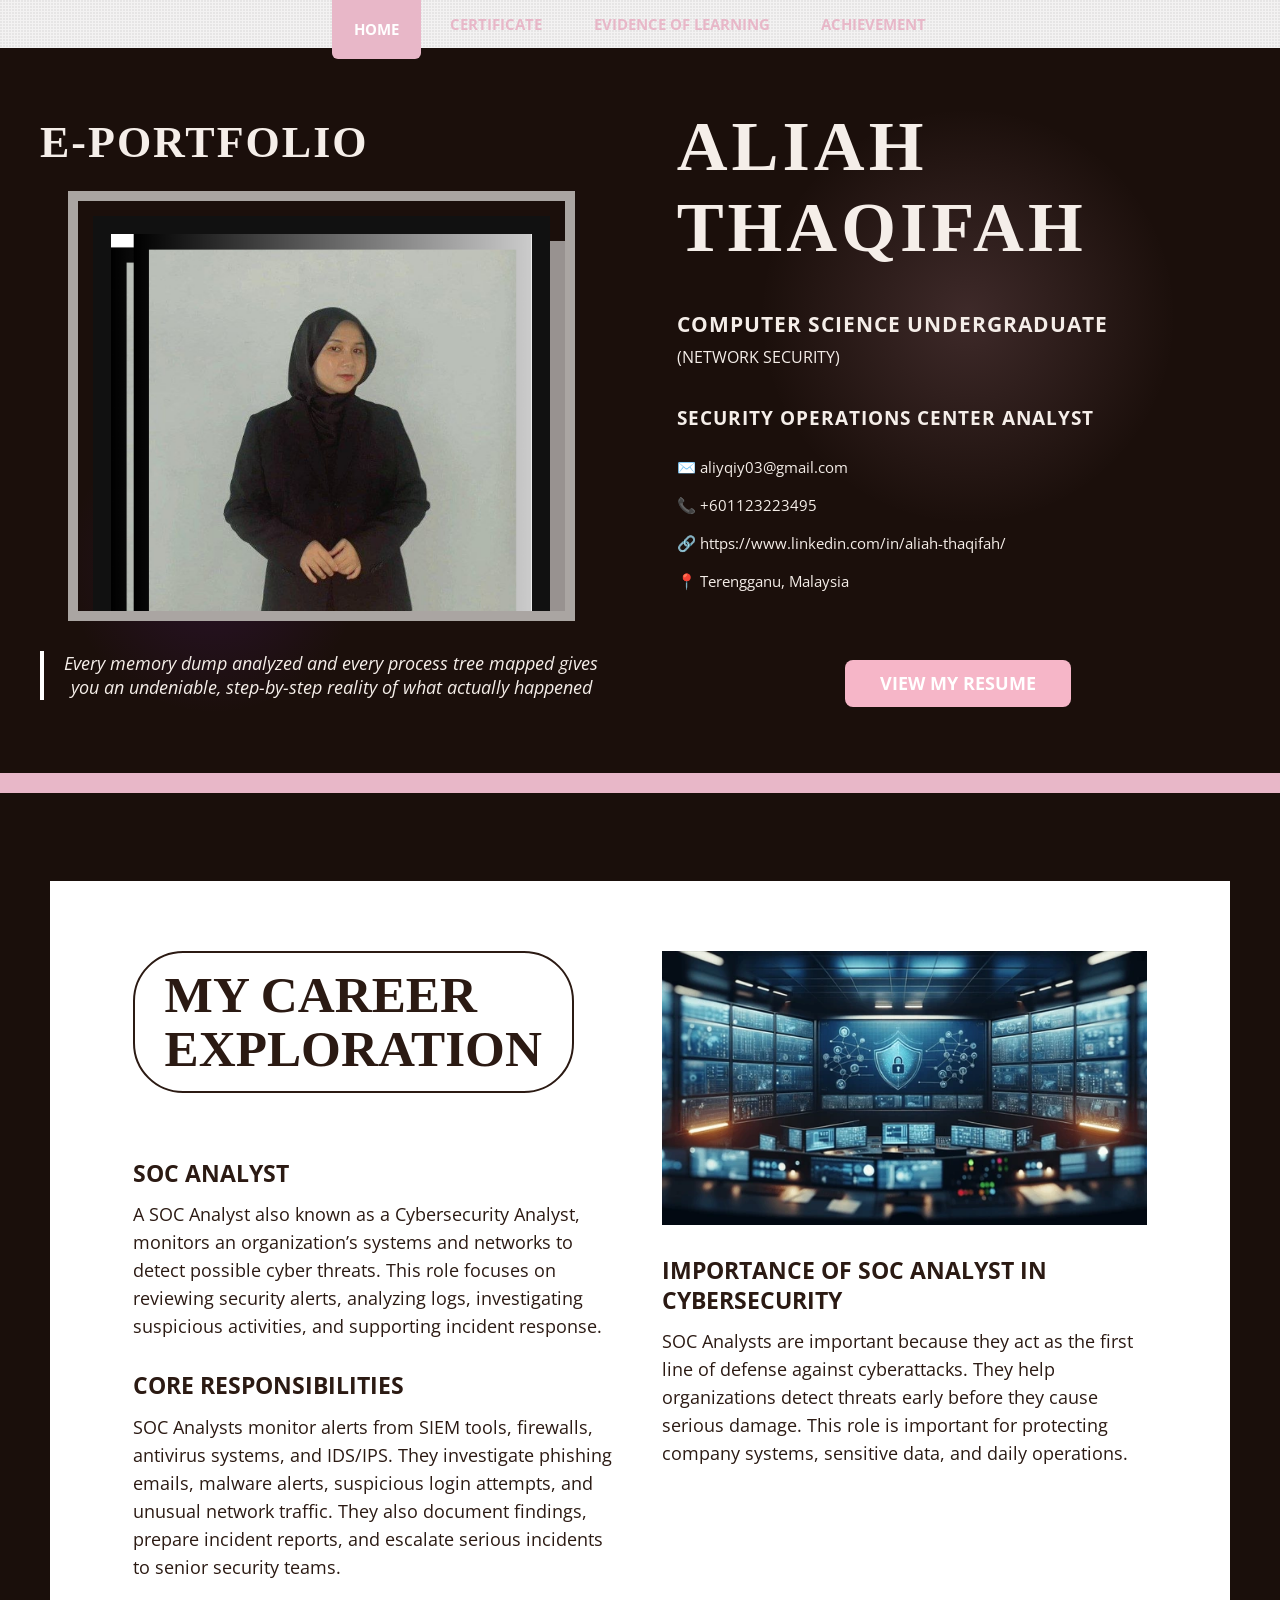
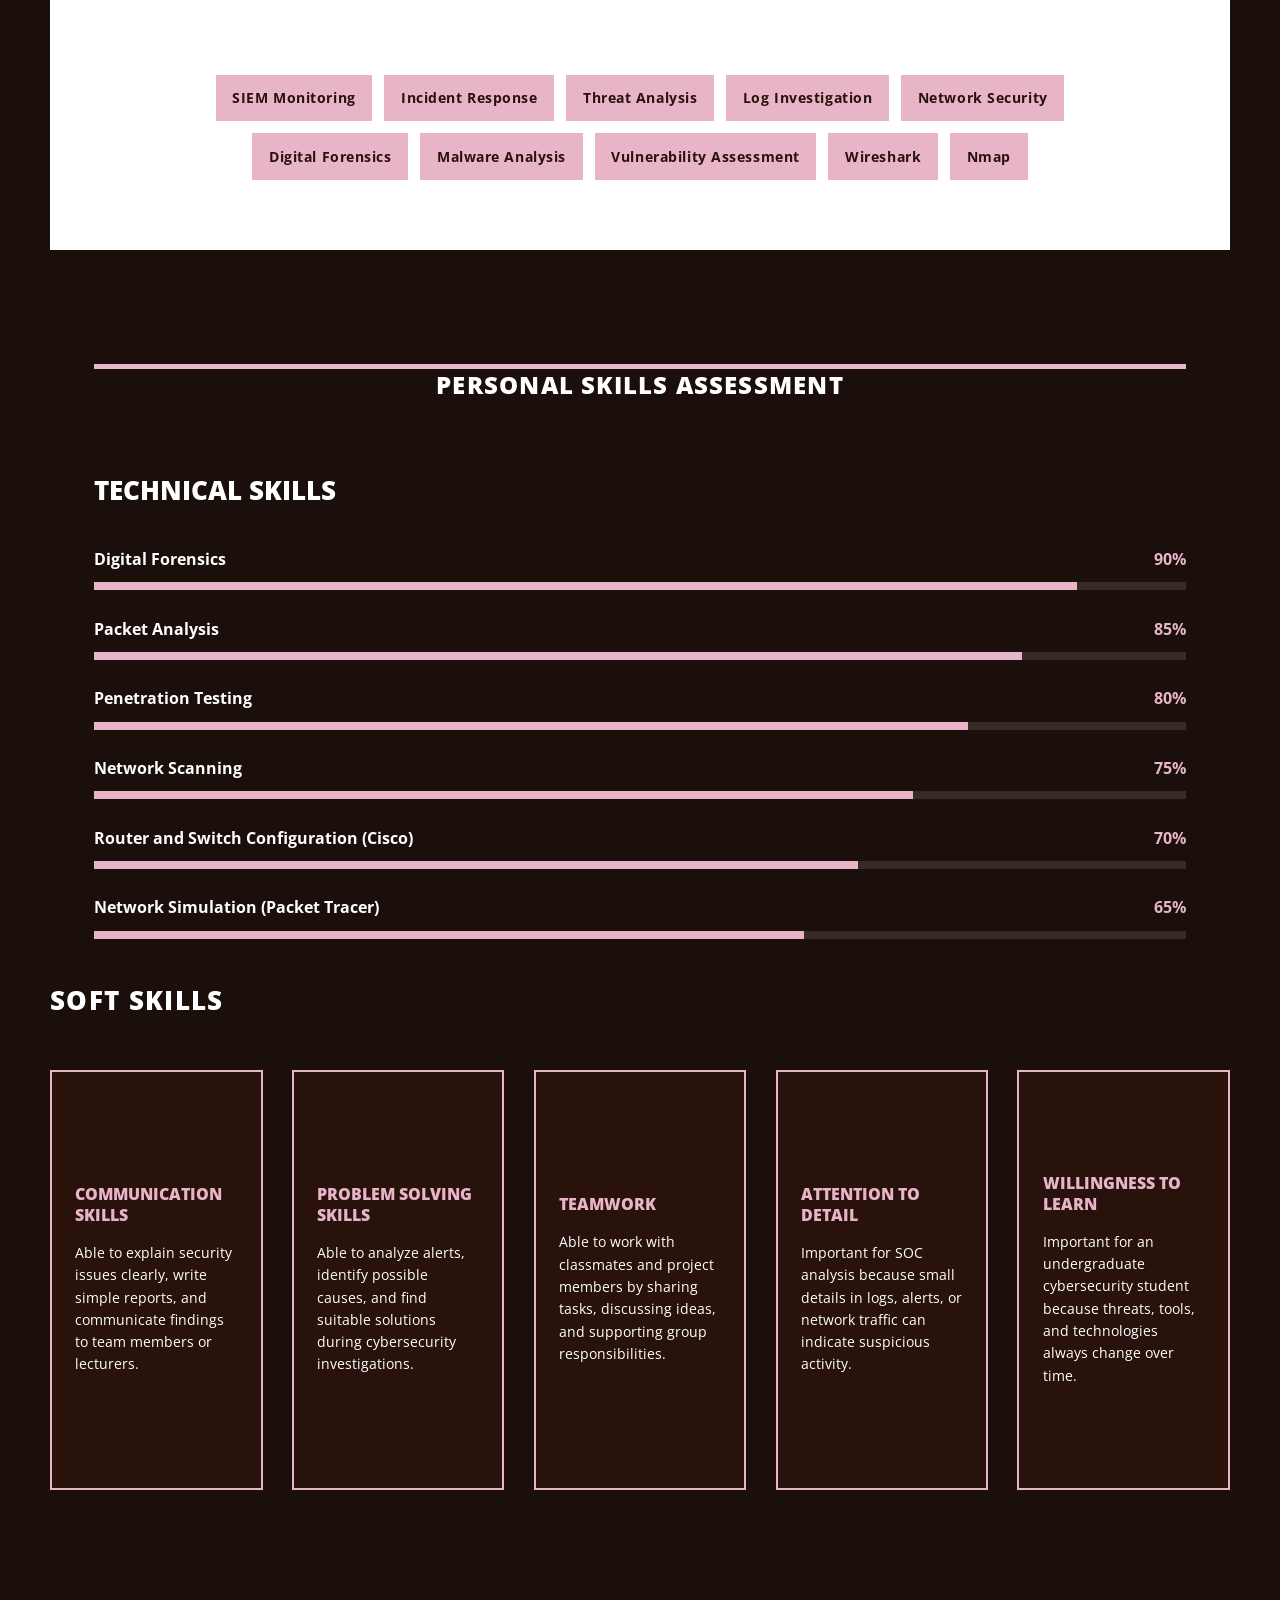
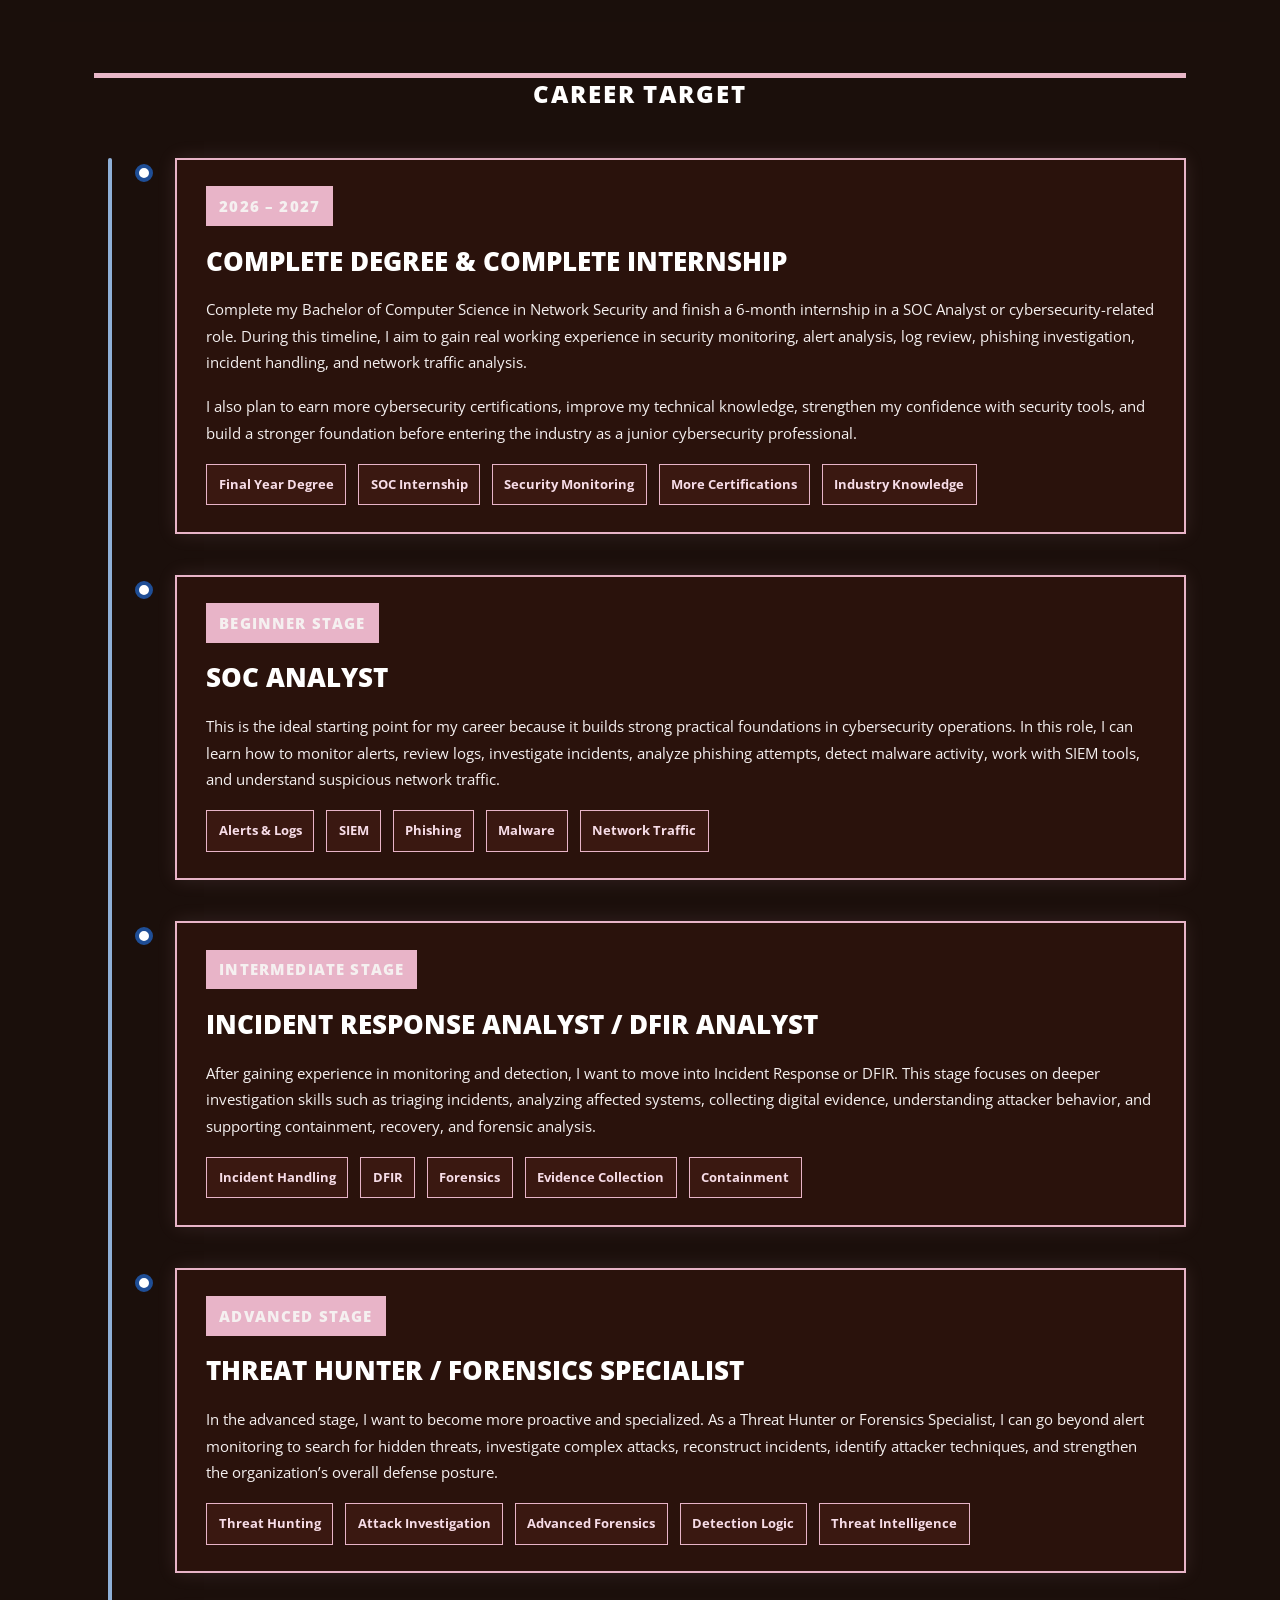
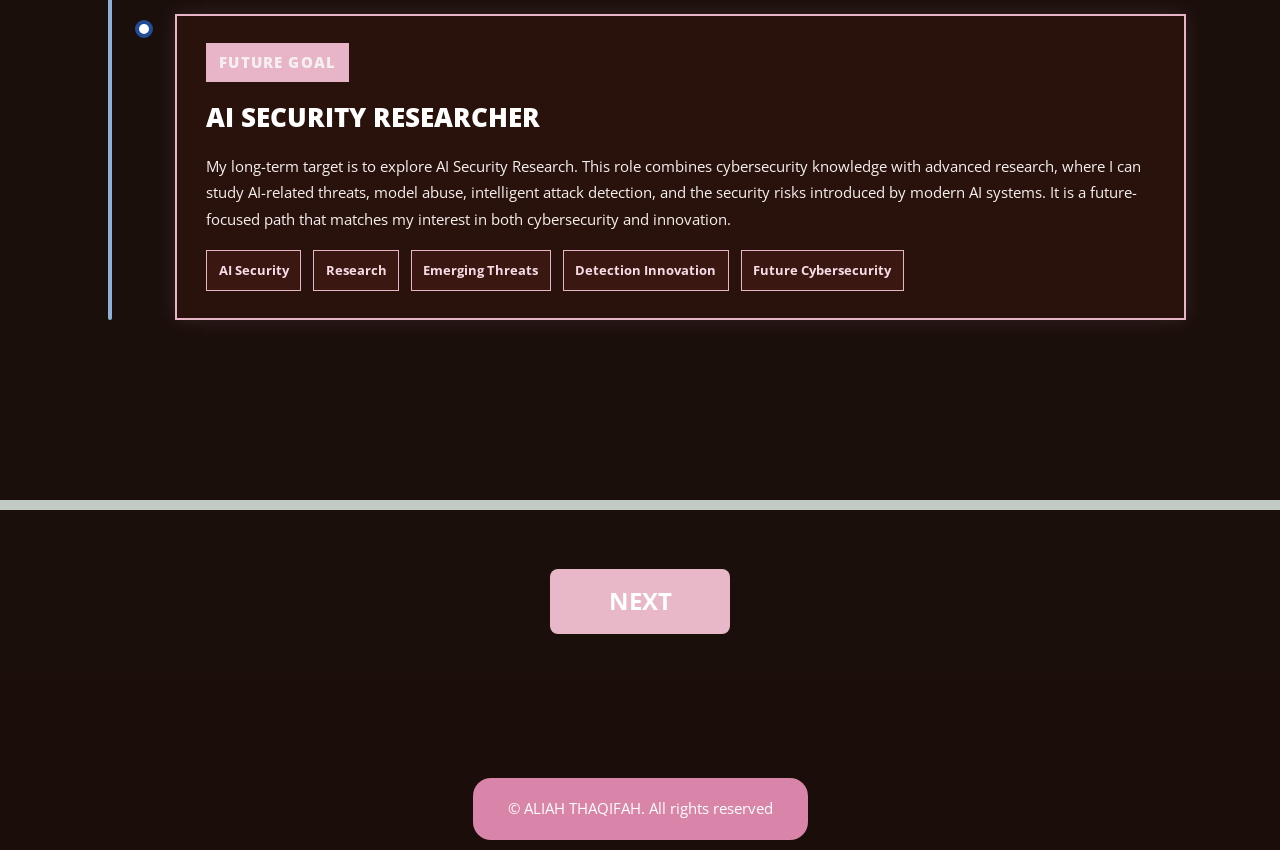
<file: index.html>
<!DOCTYPE HTML>
<!--
	TXT by HTML5 UP
	html5up.net | @ajlkn
	Free for personal and commercial use under the CCA 3.0 license (html5up.net/license)
-->
<html>
	<head>
		<meta charset="utf-8" />
		<meta name="viewport" content="width=device-width, initial-scale=1, user-scalable=no" />
		<link rel="stylesheet" href="assets/css/main.css" />
	</head>
	<body class="homepage is-preload">
		<div id="page-wrapper">
			

			<!-- Header -->
<header id="header">
	<div class="logo container">
		<div>
			<h1>E-PORTFOLIO</h1>
			<p>This page is hosted using GitHub Pages!</p>
		</div>
	</div>
</header>

			<!-- Nav -->
<nav id="nav">
	<ul>
		<li class="current"><a href="index.html">Home</a></li>

		<li>
			<a href="#">Certificate</a>
			<ul>
				<li><a href="Cisco-cert.html">Cisco Cert</a></li>
				<li><a href="Cybersecurity-cert.html">Cybersecurity Cert</a></li>
				<li><a href="Other-cert.html">Other Cert</a></li>
			</ul>
		</li>

		<li><a href="left-sidebar.html">Evidence of Learning</a></li>
		<li><a href="Achievement.html">Achievement</a></li>
	</ul>
</nav>

<!-- Banner -->
<section id="banner" class="portfolio-cover">
	<div class="cover-container">

		<div class="cover-left">
			<p class="portfolio-label">E-PORTFOLIO</p>

			<div class="photo-frame">
				<img src="images/profile.png" alt="Aliah Thaqifah" class="profile-photo">
			</div>

			<p class="quote">
				Every memory dump analyzed and every process tree mapped gives you
				an undeniable, step-by-step reality of what actually happened
			</p>
		</div>

		<div class="cover-right">
			<h1>ALIAH<br>THAQIFAH</h1>

			<h2>Computer Science Undergraduate</h2>
			<p class="course">(Network Security)</p>

			<h3>Security Operations Center Analyst</h3>

			<div class="contact-list">
				<p>✉️ aliyqiy03@gmail.com</p>
				<p>📞 +601123223495</p>
				<p>🔗 https://www.linkedin.com/in/aliah-thaqifah/</p>
				<p>📍 Terengganu, Malaysia</p>
			</div>

			<a href="files/ALIAH THAQIFAH-(ATS) RESUME.pdf"  target="_blank" class="button view-btn">
	View My Resume
</a>
		</div>

	</div>
</section>

			<!-- Main -->
				<section id="main">
					<div class="container">
						<div class="row gtr-200">
							<div class="col-12">

								<!-- Highlight -->
									<!-- Career Exploration -->
<section class="career-exploration">
	<div class="career-left">
		<div class="career-title-box">
			<h2>MY CAREER<br>EXPLORATION</h2>
		</div>

		<h3>SOC ANALYST</h3>
		<p>
			A SOC Analyst also known as a Cybersecurity Analyst, monitors
			an organization’s systems and networks to detect possible cyber
			threats. This role focuses on reviewing security alerts, analyzing
			logs, investigating suspicious activities, and supporting incident
			response.
		</p>

		<h3>CORE RESPONSIBILITIES</h3>
		<p>
			SOC Analysts monitor alerts from SIEM tools, firewalls, antivirus
			systems, and IDS/IPS. They investigate phishing emails, malware
			alerts, suspicious login attempts, and unusual network traffic.
			They also document findings, prepare incident reports, and
			escalate serious incidents to senior security teams.
		</p>
	</div>

	<div class="career-right">
		<img src="images/career-exploration.png" alt="SOC Analyst Career Exploration" class="career-img">
		<h3>IMPORTANCE OF SOC ANALYST in Cybersecurity</h3>
		<p>
			SOC Analysts are important because they act as the first line of
			defense against cyberattacks. They help organizations detect
			threats early before they cause serious damage. This role is
			important for protecting company systems, sensitive data, and
			daily operations.
		</p>
		</div>
	<div class="soc-skill-tags">
	<span>SIEM Monitoring</span>
	<span>Incident Response</span>
	<span>Threat Analysis</span>
	<span>Log Investigation</span>
	<span>Network Security</span>
	<span>Digital Forensics</span>
	<span>Malware Analysis</span>
	<span>Vulnerability Assessment</span>
	<span>Wireshark</span>
	<span>Nmap</span>
</div>

</section>

							
<!-- Personal Skills Assessment -->
<section class="box features personal-skills-section">
	<h2 class="major"><span>Personal Skills Assessment</span></h2>

	<div class="technical-skills-box">
		<h3>Technical Skills</h3>

		<div class="skill-item">
			<div class="skill-title">
				<span>Digital Forensics</span>
				<span>90%</span>
			</div>
			<div class="skill-bar">
				<div class="skill-fill" style="width: 90%;"></div>
			</div>
		</div>

		<div class="skill-item">
			<div class="skill-title">
				<span>Packet Analysis</span>
				<span>85%</span>
			</div>
			<div class="skill-bar">
				<div class="skill-fill" style="width: 85%;"></div>
			</div>
		</div>

		<div class="skill-item">
			<div class="skill-title">
				<span>Penetration Testing</span>
				<span>80%</span>
			</div>
			<div class="skill-bar">
				<div class="skill-fill" style="width: 80%;"></div>
			</div>
		</div>

		<div class="skill-item">
			<div class="skill-title">
				<span>Network Scanning</span>
				<span>75%</span>
			</div>
			<div class="skill-bar">
				<div class="skill-fill" style="width: 75%;"></div>
			</div>
		</div>

		<div class="skill-item">
			<div class="skill-title">
				<span>Router and Switch Configuration (Cisco)</span>
				<span>70%</span>
			</div>
			<div class="skill-bar">
				<div class="skill-fill" style="width: 70%;"></div>
			</div>
		</div>

		<div class="skill-item">
			<div class="skill-title">
				<span>Network Simulation (Packet Tracer)</span>
				<span>65%</span>
			</div>
			<div class="skill-bar">
				<div class="skill-fill" style="width: 65%;"></div>
			</div>
		</div>
	</div>
</section>		


<!-- Soft Skills -->
<section class="soft-skills-section">
	<h3>Soft Skills</h3>

	<div class="soft-skills-grid">

		<div class="soft-skill-card">
			<h4>Communication Skills</h4>
			<p>Able to explain security issues clearly, write simple reports, and communicate findings to team members or lecturers.</p>
		</div>

		<div class="soft-skill-card">
			<h4>Problem Solving Skills</h4>
			<p>Able to analyze alerts, identify possible causes, and find suitable solutions during cybersecurity investigations.</p>
		</div>

		<div class="soft-skill-card">
			<h4>Teamwork</h4>
			<p>Able to work with classmates and project members by sharing tasks, discussing ideas, and supporting group responsibilities.</p>
		</div>

		<div class="soft-skill-card">
			<h4>Attention to Detail</h4>
			<p>Important for SOC analysis because small details in logs, alerts, or network traffic can indicate suspicious activity.</p>
		</div>

		<div class="soft-skill-card">
			<h4>Willingness to Learn</h4>
			<p>Important for an undergraduate cybersecurity student because threats, tools, and technologies always change over time.</p>
		</div>

	</div>
</section>						

												

											

				<!-- Career Target -->
<section class="career-target-section">
	<h2 class="major"><span>Career Target</span></h2>


	<div class="career-path">
        <div class="career-step">
	<div class="career-dot"></div>
	<div class="career-content">
		<p class="career-phase">2026 – 2027</p>
		<h3>Complete Degree & Complete Internship</h3>
		<p>
			Complete my Bachelor of Computer Science in Network Security and
			finish a 6-month internship in a SOC Analyst or cybersecurity-related
			role. During this timeline, I aim to gain real working experience in
			security monitoring, alert analysis, log review, phishing investigation,
			incident handling, and network traffic analysis.
		</p>

		<p>
			I also plan to earn more cybersecurity certifications, improve my
			technical knowledge, strengthen my confidence with security tools,
			and build a stronger foundation before entering the industry as a
			junior cybersecurity professional.
		</p>

		<div class="career-tags">
			<span>Final Year Degree</span>
			<span>SOC Internship</span>
			<span>Security Monitoring</span>
			<span>More Certifications</span>
			<span>Industry Knowledge</span>
		</div>
	</div>
</div>

		<div class="career-step">
			<div class="career-dot"></div>
			<div class="career-content">
				<p class="career-phase">BEGINNER STAGE</p>
				<h3>SOC Analyst</h3>
				<p>
					This is the ideal starting point for my career because it builds
					strong practical foundations in cybersecurity operations. In this
					role, I can learn how to monitor alerts, review logs, investigate
					incidents, analyze phishing attempts, detect malware activity,
					work with SIEM tools, and understand suspicious network traffic.
				</p>

				<div class="career-tags">
					<span>Alerts & Logs</span>
					<span>SIEM</span>
					<span>Phishing</span>
					<span>Malware</span>
					<span>Network Traffic</span>
				</div>
			</div>
		</div>

		<div class="career-step">
			<div class="career-dot"></div>
			<div class="career-content">
				<p class="career-phase">INTERMEDIATE STAGE</p>
				<h3>Incident Response Analyst / DFIR Analyst</h3>
				<p>
					After gaining experience in monitoring and detection, I want to
					move into Incident Response or DFIR. This stage focuses on deeper
					investigation skills such as triaging incidents, analyzing affected
					systems, collecting digital evidence, understanding attacker
					behavior, and supporting containment, recovery, and forensic
					analysis.
				</p>

				<div class="career-tags">
					<span>Incident Handling</span>
					<span>DFIR</span>
					<span>Forensics</span>
					<span>Evidence Collection</span>
					<span>Containment</span>
				</div>
			</div>
		</div>

		<div class="career-step">
			<div class="career-dot"></div>
			<div class="career-content">
				<p class="career-phase">ADVANCED STAGE</p>
				<h3>Threat Hunter / Forensics Specialist</h3>
				<p>
					In the advanced stage, I want to become more proactive and
					specialized. As a Threat Hunter or Forensics Specialist, I can go
					beyond alert monitoring to search for hidden threats, investigate
					complex attacks, reconstruct incidents, identify attacker techniques,
					and strengthen the organization’s overall defense posture.
				</p>

				<div class="career-tags">
					<span>Threat Hunting</span>
					<span>Attack Investigation</span>
					<span>Advanced Forensics</span>
					<span>Detection Logic</span>
					<span>Threat Intelligence</span>
				</div>
			</div>
		</div>

		<div class="career-step">
			<div class="career-dot"></div>
			<div class="career-content">
				<p class="career-phase">FUTURE GOAL</p>
				<h3>AI Security Researcher</h3>
				<p>
					My long-term target is to explore AI Security Research. This role
					combines cybersecurity knowledge with advanced research, where I can
					study AI-related threats, model abuse, intelligent attack detection,
					and the security risks introduced by modern AI systems. It is a future-focused
					path that matches my interest in both cybersecurity and innovation.
				</p>

				<div class="career-tags">
					<span>AI Security</span>
					<span>Research</span>
					<span>Emerging Threats</span>
					<span>Detection Innovation</span>
					<span>Future Cybersecurity</span>
				</div>
			</div>
		</div>

	</div>
</section>				

							</div>
						</div>
					</div>
				</section>								

			<div class="home-bottom-button-wrapper">
	<a href="Cisco-cert.html" class="button alt large">Next</a>
</div>
				<!-- Footer -->
				<footer id="footer">
					<div class="container">
						<div class="row gtr-200">
							<div class="col-12">

								

							</div>
							<div class="col-12">


							</div>
						</div>

						<!-- Copyright -->
							<div id="copyright">
								<ul class="menu">
									<li>&copy; ALIAH THAQIFAH. All rights reserved</li><li>Design: <a href="http://html5up.net">HTML5 UP</a></li>
								</ul>
							</div>

					</div>
				</footer>

		</div>

		<!-- Scripts -->
			<script src="assets/js/jquery.min.js"></script>
<script src="assets/js/jquery.dropotron.min.js"></script>
<script src="assets/js/jquery.scrolly.min.js"></script>
<script src="assets/js/browser.min.js"></script>
<script src="assets/js/breakpoints.min.js"></script>
<script src="assets/js/util.js"></script>
<script src="assets/js/main.js"></script>

<script>
	window.addEventListener("scroll", function () {
		document.querySelectorAll(".dropotron").forEach(function (menu) {
			menu.style.display = "none";
		});
	});
</script>
<script>
	const revealItems = document.querySelectorAll(
		".career-exploration, .personal-skills-section, .soft-skills-section, .career-target-section, .career-step, .soft-skill-card"
	);

	revealItems.forEach(function(item) {
		item.classList.add("motion-reveal");
	});

	const revealObserver = new IntersectionObserver(function(entries) {
		entries.forEach(function(entry) {
			if (entry.isIntersecting) {
				entry.target.classList.add("show");
			}
		});
	}, {
		threshold: 0.15
	});

	revealItems.forEach(function(item) {
		revealObserver.observe(item);
	});

	const skillSection = document.querySelector(".personal-skills-section");
	const skillFills = document.querySelectorAll(".skill-fill");

	if (skillSection) {
		const skillObserver = new IntersectionObserver(function(entries) {
			entries.forEach(function(entry) {
				if (entry.isIntersecting) {
					skillFills.forEach(function(fill) {
						fill.classList.add("animate-skill");
					});
				}
			});
		}, {
			threshold: 0.3
		});

		skillObserver.observe(skillSection);
	}
</script>

	</body>
</html>
</file>
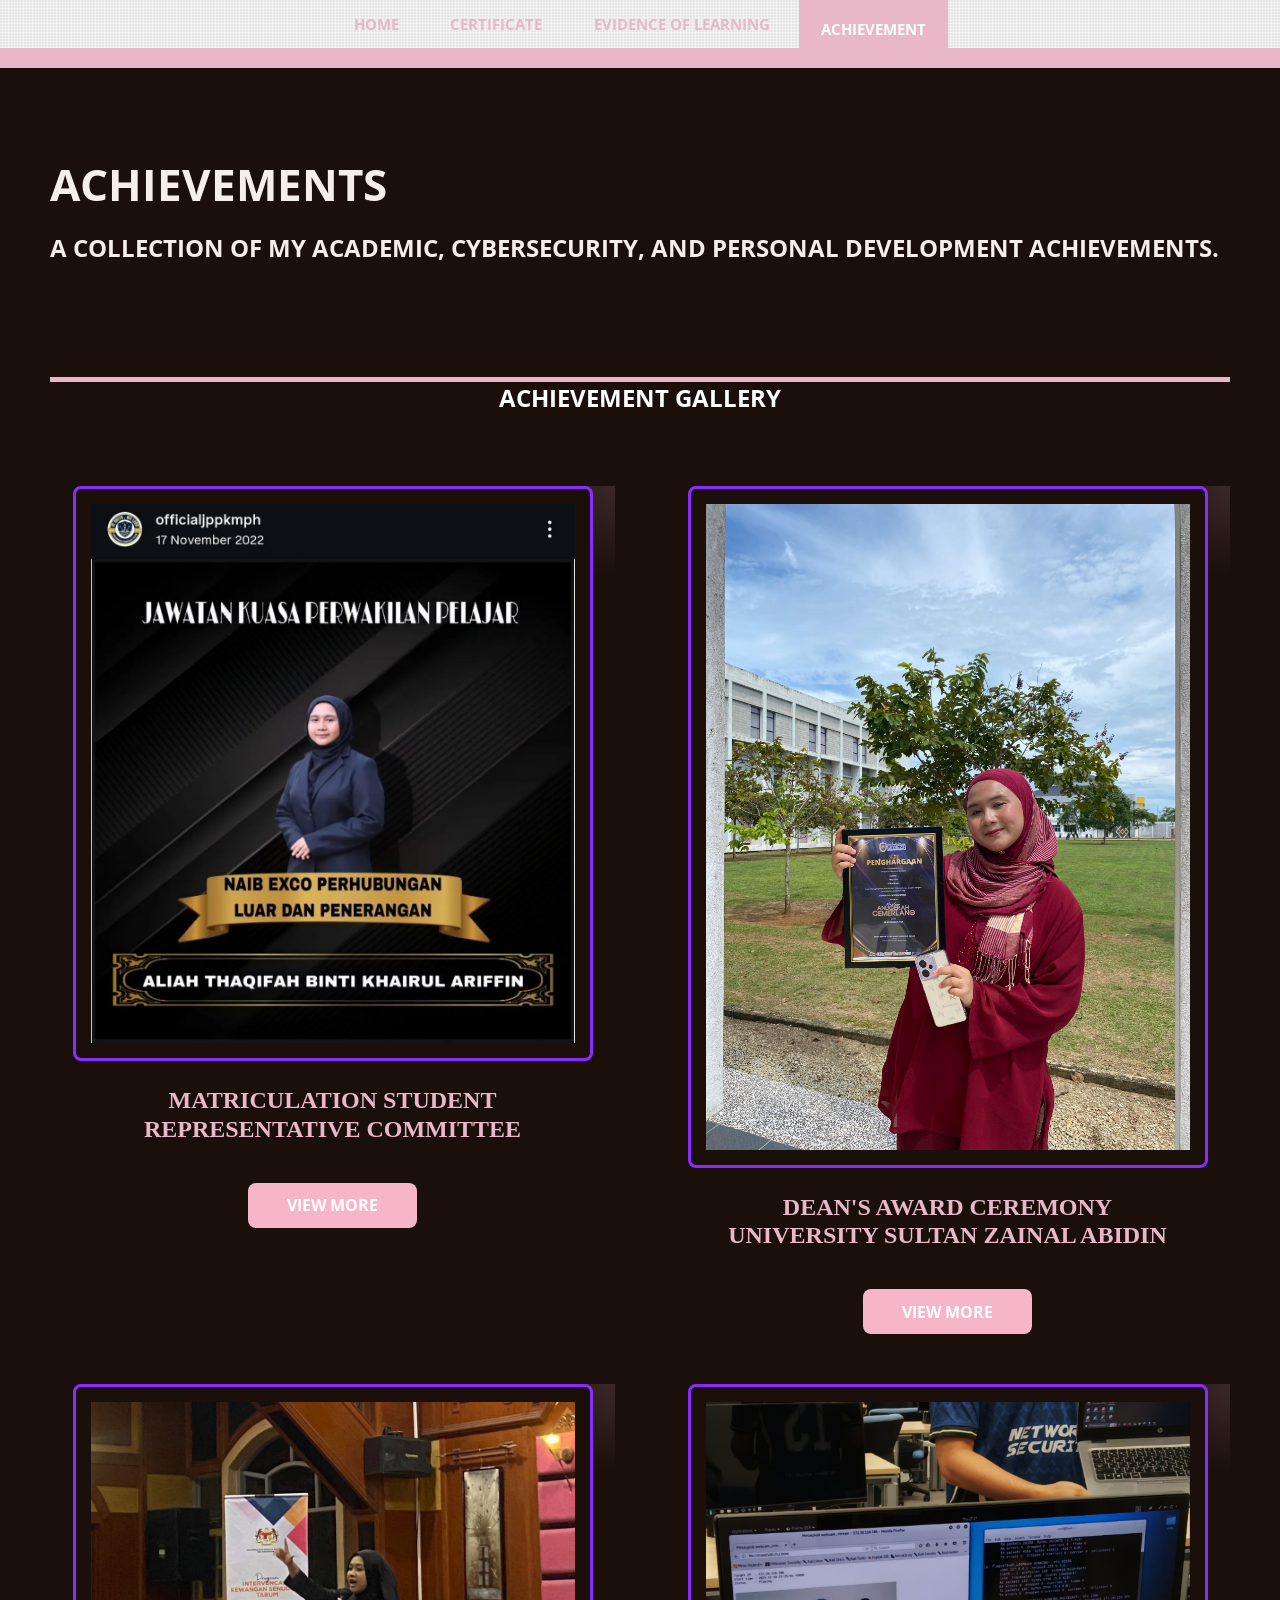
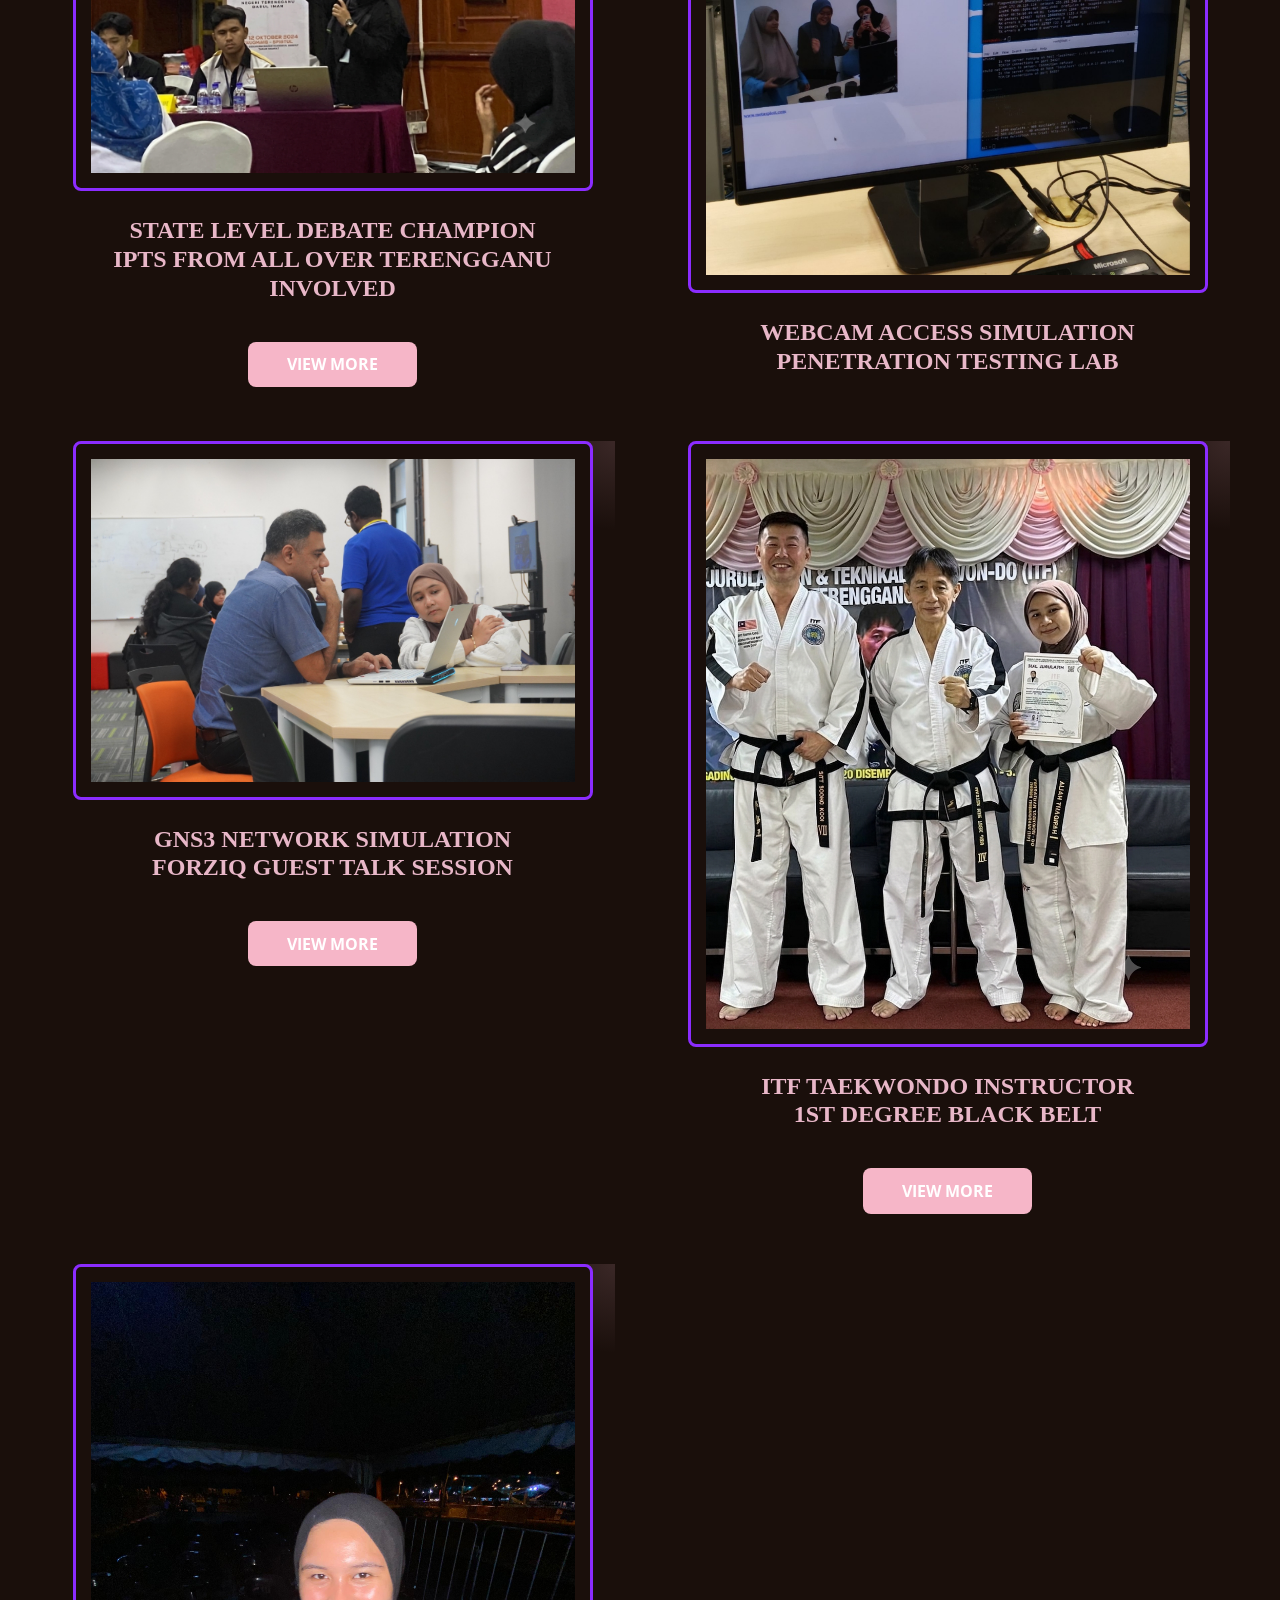
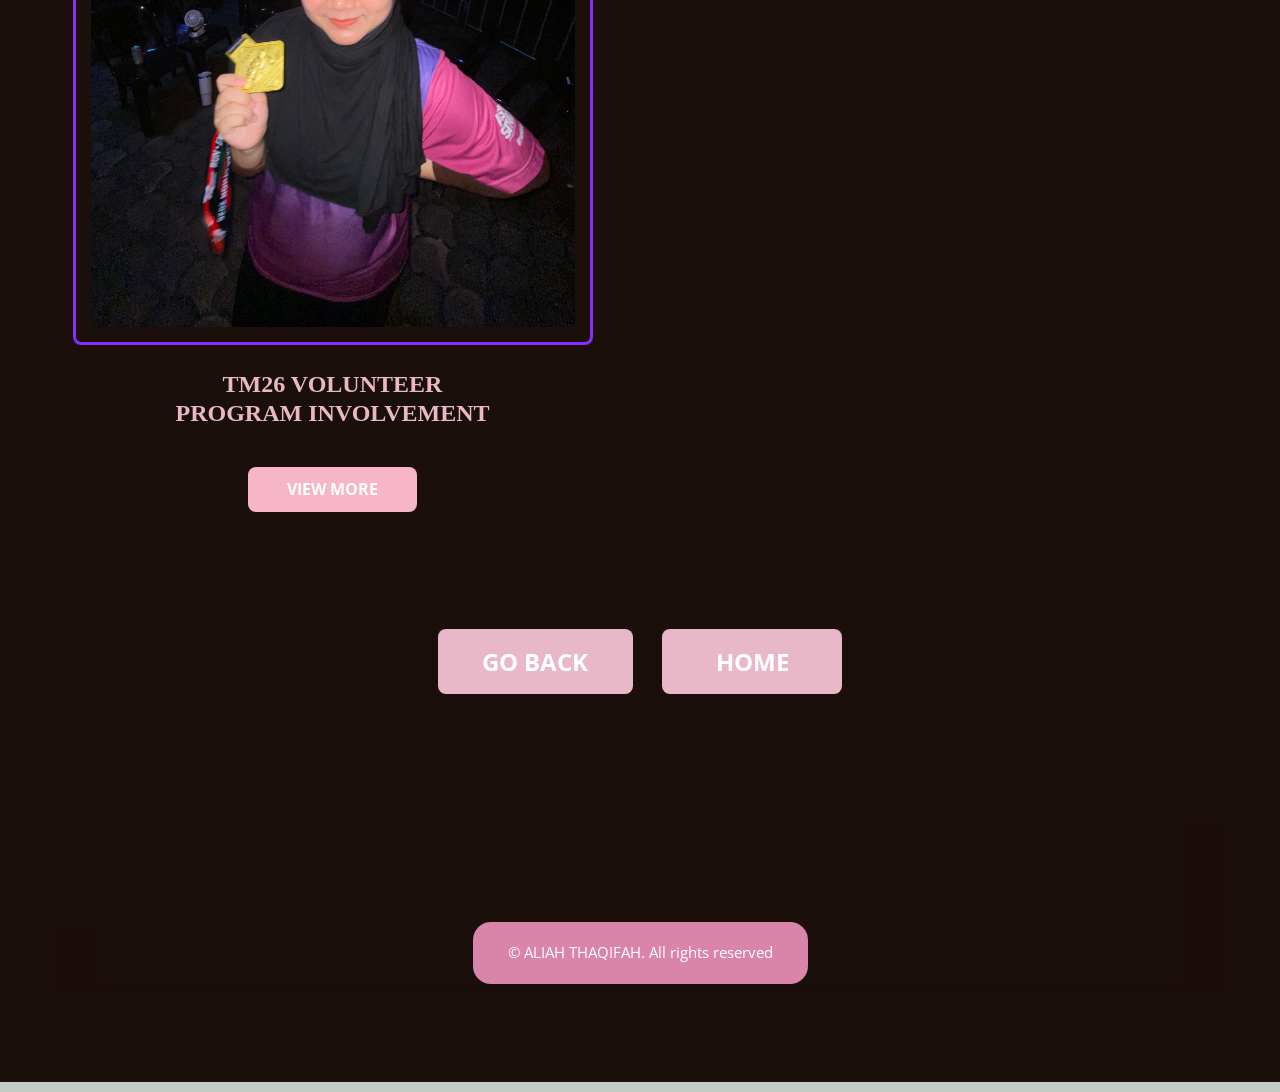
<file: Achievement.html>
<!DOCTYPE HTML>
<!--
	TXT by HTML5 UP
	html5up.net | @ajlkn
	Free for personal and commercial use under the CCA 3.0 license (html5up.net/license)
-->
<html>
	<head>
		<title>Achievement - TXT by HTML5 UP</title>
		<meta charset="utf-8" />
		<meta name="viewport" content="width=device-width, initial-scale=1, user-scalable=no" />
		<link rel="stylesheet" href="assets/css/main.css" />
	</head>

	<body class="is-preload">
		<div id="page-wrapper">

			<!-- Header -->
			<header id="header">
				<div class="logo container">
					<div>
						<h1><a href="index.html" id="logo">TXT</a></h1>
						<p>A responsive site template by HTML5 UP</p>
					</div>
				</div>
			</header>

			<!-- Nav -->
			<nav id="nav">
				<ul>
					<li><a href="index.html">Home</a></li>

					<li>
						<a href="#">Certificate</a>
						<ul>
							<li><a href="Cisco-cert.html">Cisco Cert</a></li>
							<li><a href="Cybersecurity-cert.html">Cybersecurity Cert</a></li>
							<li><a href="Other-cert.html">Other Cert</a></li>
						</ul>
					</li>

					<li><a href="left-sidebar.html">Evidence of Learning</a></li>
					<li class="current"><a href="Achievement.html">Achievement</a></li>
				</ul>
			</nav>

			<!-- Main -->
			<section id="main">
				<div class="container">
					<div class="row">

						<div class="col-12 cert-page-content">
							<div class="content">

								<!-- Page Intro -->
								<article class="box page-content">

									<header>
										<h2>Achievements</h2>
										<p>A collection of my academic, cybersecurity, and personal development achievements.</p>
									</header>

								</article>

							</div>
						</div>

						<div class="col-12">

			<!-- Achievement Gallery -->
<section class="box features cert-card-section">
	<h2 class="major"><span>Achievement Gallery</span></h2>

	<div class="cert-card-grid">

		<!-- Achievement 1 -->
		<section class="cert-card">
			<img src="images/achievement1.jpg" alt="Achievement 1">

			<h3 class="season-title">
				matriculation student<br>
				representative committee
			</h3>

			<button type="button" class="view-more-btn" onclick="openAchievementModal('achievementModal1')">
		View More
	</button>
</section>

		<!-- Achievement 2 -->
<section class="cert-card">
	<img src="images/achievement4.jpg" alt="Achievement 2">

	<h3 class="season-title">
		Dean's Award Ceremony<br>
		University Sultan Zainal Abidin
	</h3>

	<button type="button" class="view-more-btn" onclick="openAchievementModal('achievementModal2')">
		View More
	</button>
</section>

		<!-- Achievement 3 -->
<section class="cert-card">
	<img src="images/achievement9.png" alt="Achievement 3">

	<h3 class="season-title">
		State level debate champion<br>
        IPTs from all over Terengganu involved
	</h3>

	<button type="button" class="view-more-btn" onclick="openAchievementModal('achievementModal3')">
		View More
	</button>
</section>

		<!-- Achievement 4 -->
		<section class="cert-card">
			<img src="images/achievement10.jpg" alt="Achievement 4">

			<h3 class="season-title">
				Webcam Access Simulation<br>
				Penetration Testing Lab
			</h3>
		</section>

		<!-- Achievement 5 -->
<section class="cert-card">
	<img src="images/achievement12.jpg" alt="Achievement 5">

	<h3 class="season-title">
		GNS3 Network Simulation<br>
		Forziq Guest Talk Session
	</h3>

	<button type="button" class="view-more-btn" onclick="openAchievementModal('achievementModal5')">
		View More
	</button>
</section>

		<!-- Achievement 6 -->
<section class="cert-card">
	<img src="images/achievement16.png" alt="Achievement 6">

	<h3 class="season-title">
		ITF Taekwondo Instructor<br>
		1st Degree Black Belt
	</h3>

	<button type="button" class="view-more-btn" onclick="openAchievementModal('achievementModal6')">
		View More
	</button>
</section>

		<!-- Achievement 7 -->
<section class="cert-card">
	<img src="images/vol1-TM26.jpg" alt="TM26 Volunteer Achievement">

	<h3 class="season-title">
		TM26 Volunteer<br>
		Program Involvement
	</h3>

	<button type="button" class="view-more-btn" onclick="openAchievementModal('achievementModal7')">
		View More
	</button>
</section>


	

	</div>

	<div class="achievement-button-wrapper">
		<a href="Other-cert.html" class="button large">Go Back</a>
		<a href="index.html" class="button alt large">Home</a>
	</div>

</section>

			<!-- Footer -->
			<footer id="footer">
				<div class="container">
					<div class="row gtr-200">
						<div class="col-12"></div>
						<div class="col-12"></div>
					</div>

					<!-- Copyright -->
					<div id="copyright">
						<ul class="menu">
							<li>&copy; ALIAH THAQIFAH. All rights reserved</li>
							<li>Design: <a href="http://html5up.net">HTML5 UP</a></li>
						</ul>
					</div>

				</div>
			</footer>

		</div>
        <!-- Achievement Popup Modal 1 -->
<div id="achievementModal1" class="achievement-modal">
	<div class="achievement-modal-content">
		<span class="achievement-close" onclick="closeAchievementModal('achievementModal1')">&times;</span>

		<h2>Achievement Gallery</h2>

		<div class="achievement-popup-grid">
			<img src="images/achievement2.jpg" alt="Achievement Photo 1">
			<img src="images/achievement3.jpg" alt="Achievement Photo 2">
		</div>
	</div>
</div>
<!-- Achievement Popup Modal 2 -->
<div id="achievementModal2" class="achievement-modal">
	<div class="achievement-modal-content">
		<span class="achievement-close" onclick="closeAchievementModal('achievementModal2')">&times;</span>

		<h2>Achievement Gallery</h2>

		<div class="achievement-popup-grid single-popup-image">
			<img src="images/achievement5.jpg" alt="Achievement Photo 2">
		</div>
	</div>
</div>
<!-- Achievement Popup Modal 3 -->
<div id="achievementModal3" class="achievement-modal">
	<div class="achievement-modal-content">
		<span class="achievement-close" onclick="closeAchievementModal('achievementModal3')">&times;</span>

		<h2>Achievement Gallery</h2>

		<div class="achievement-popup-grid">
			<img src="images/achievement6.jpg" alt="Achievement Photo 1">
			<img src="images/achievement8.jpg" alt="Achievement Photo 2">
		</div>
	</div>
</div>
<!-- Achievement Popup Modal 5 -->
<div id="achievementModal5" class="achievement-modal">
	<div class="achievement-modal-content">
		<span class="achievement-close" onclick="closeAchievementModal('achievementModal5')">&times;</span>

		<h2>Achievement Gallery</h2>

		<div class="achievement-popup-grid">
			<img src="images/achievement13.jpg" alt="Achievement Photo 1">
			<img src="images/achievement14.jpg" alt="Achievement Photo 2">
			<img src="images/achievement15.jpg" alt="Achievement Photo 3">
		</div>
	</div>
</div>
<!-- Achievement Popup Modal 6 -->
<div id="achievementModal6" class="achievement-modal">
	<div class="achievement-modal-content">
		<span class="achievement-close" onclick="closeAchievementModal('achievementModal6')">&times;</span>

		<h2>Achievement Gallery</h2>

		<div class="achievement-popup-grid">
			<img src="images/achievement17.jpg" alt="Achievement Photo 1">
			<img src="images/achievement18.jpg" alt="Achievement Photo 2">
		</div>
	</div>
</div>
        <!-- Achievement Popup Modal 7 -->
<div id="achievementModal7" class="achievement-modal">
	<div class="achievement-modal-content">
		<span class="achievement-close" onclick="closeAchievementModal('achievementModal7')">&times;</span>

		<h2>Achievement Gallery</h2>

		<div class="achievement-popup-grid">
			<img src="images/vol2-TM26.jpg" alt="TM26 Volunteer Photo 1">
			<img src="images/vol3-TM26.jpg" alt="TM26 Volunteer Photo 2">
		</div>
	</div>
</div>
		<!-- Scripts -->
		<script src="assets/js/jquery.min.js"></script>
		<script src="assets/js/jquery.dropotron.min.js"></script>
		<script src="assets/js/jquery.scrolly.min.js"></script>
		<script src="assets/js/browser.min.js"></script>
		<script src="assets/js/breakpoints.min.js"></script>
		<script src="assets/js/util.js"></script>
		<script src="assets/js/main.js"></script>

		<script>
			window.addEventListener("scroll", function () {
				document.querySelectorAll(".dropotron").forEach(function (menu) {
					menu.style.display = "none";
				});
			});
		</script>
        <script>
	function openAchievementModal(id) {
		document.getElementById(id).style.display = "block";
	}

	function closeAchievementModal(id) {
		document.getElementById(id).style.display = "none";
	}

	window.onclick = function(event) {
		document.querySelectorAll(".achievement-modal").forEach(function(modal) {
			if (event.target === modal) {
				modal.style.display = "none";
			}
		});
	}
</script>
	</body>
</html>
</file>
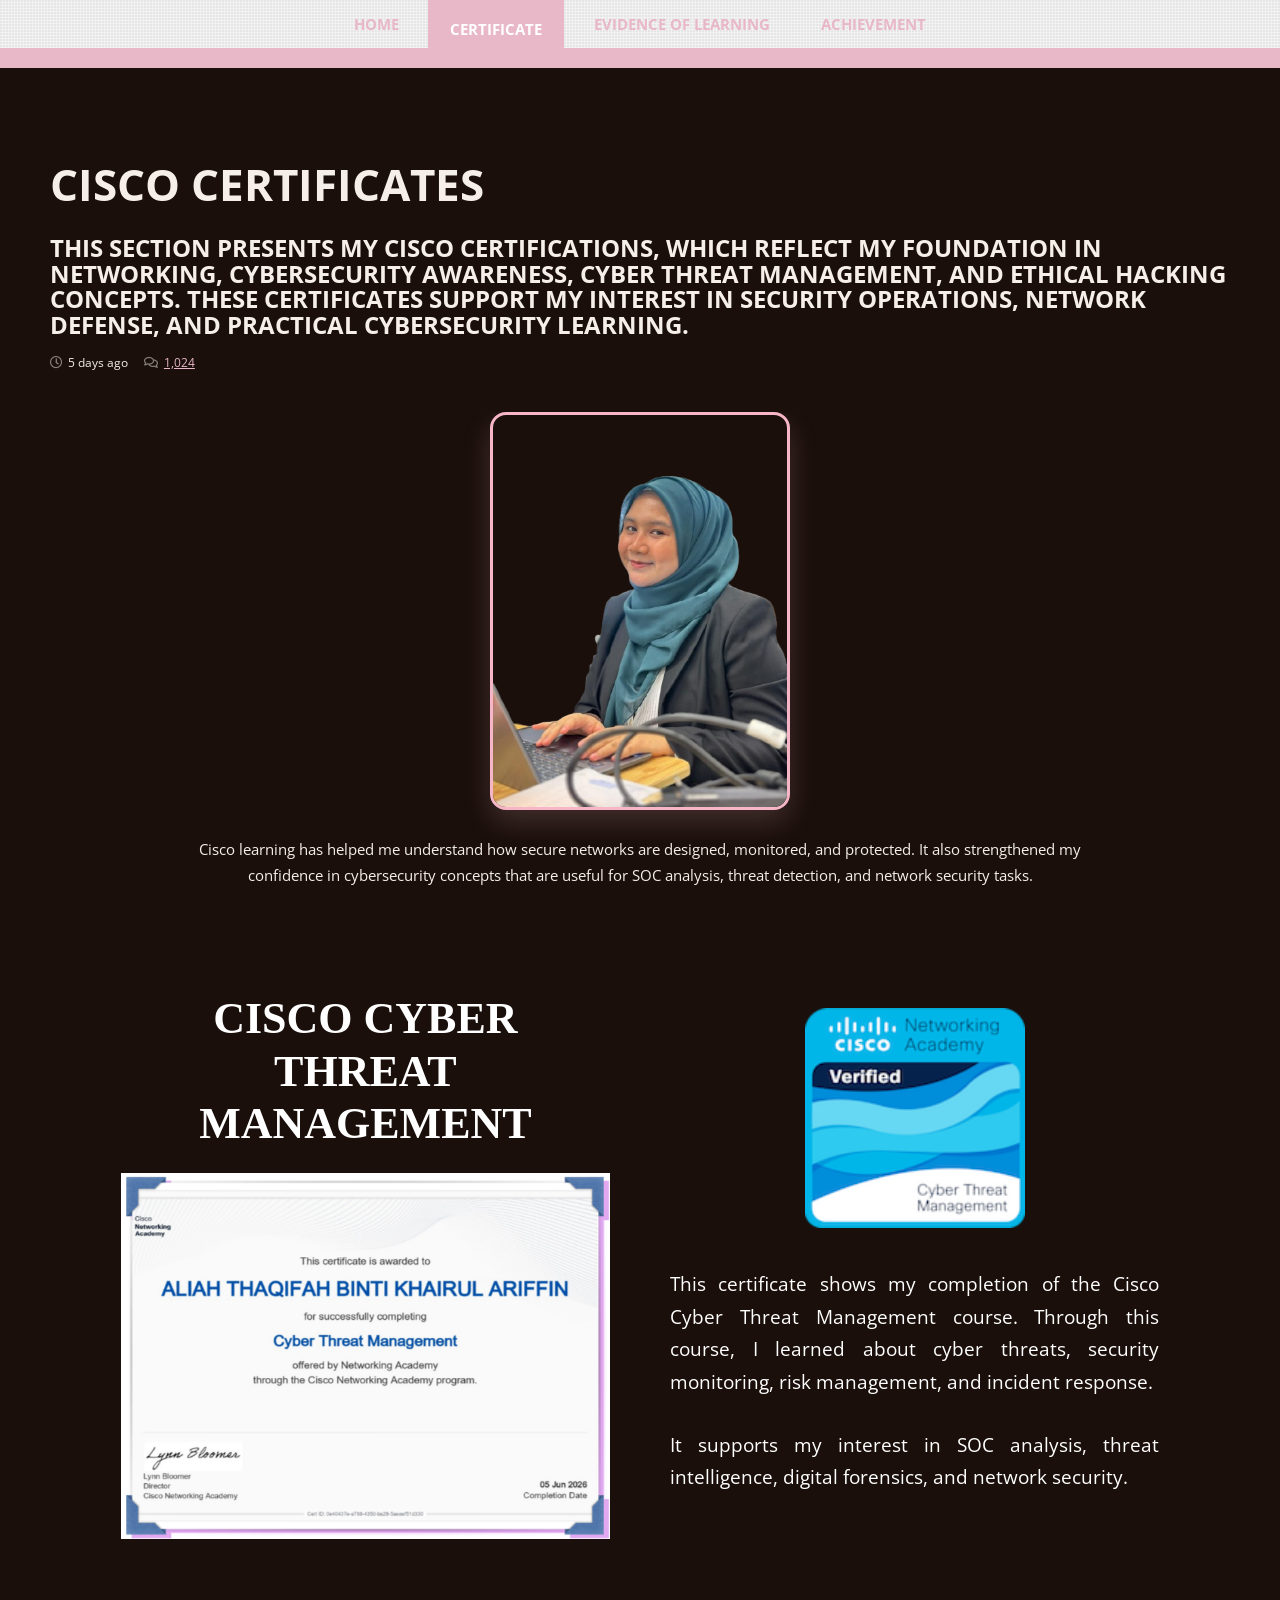
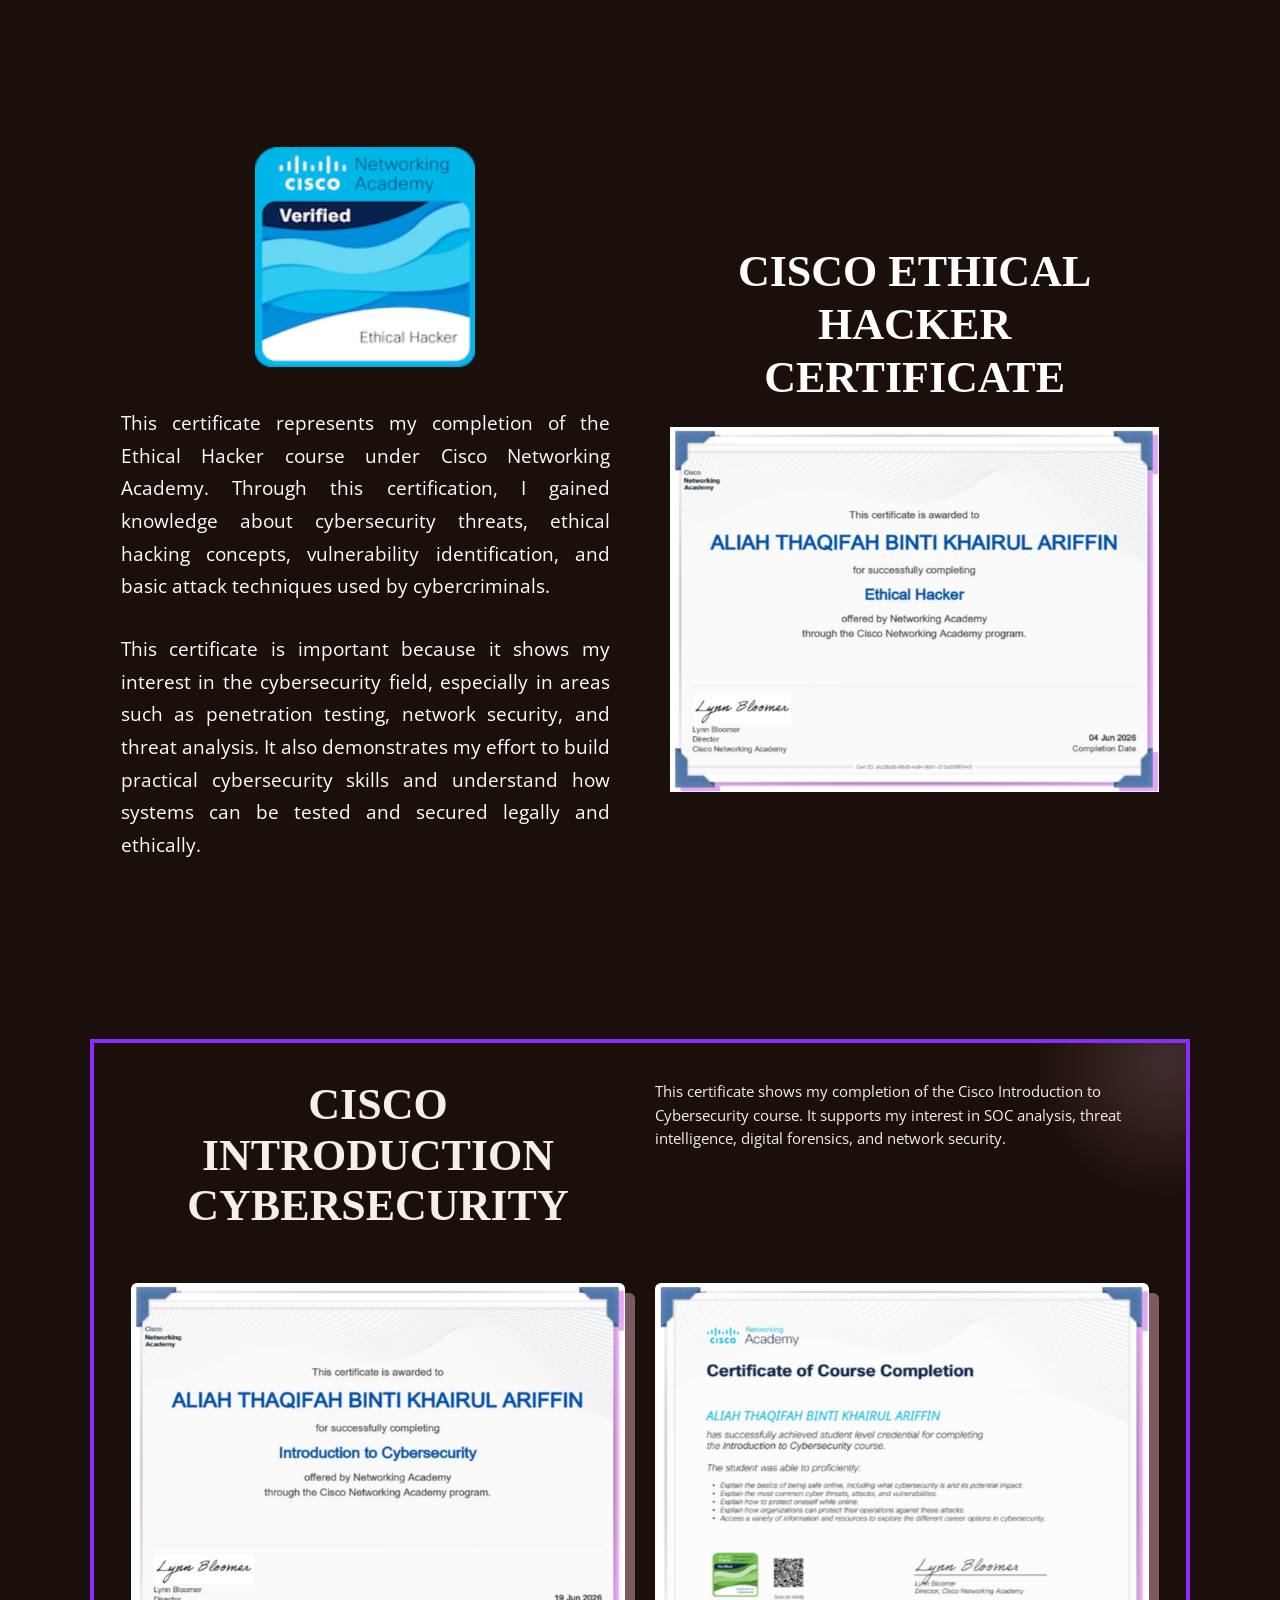
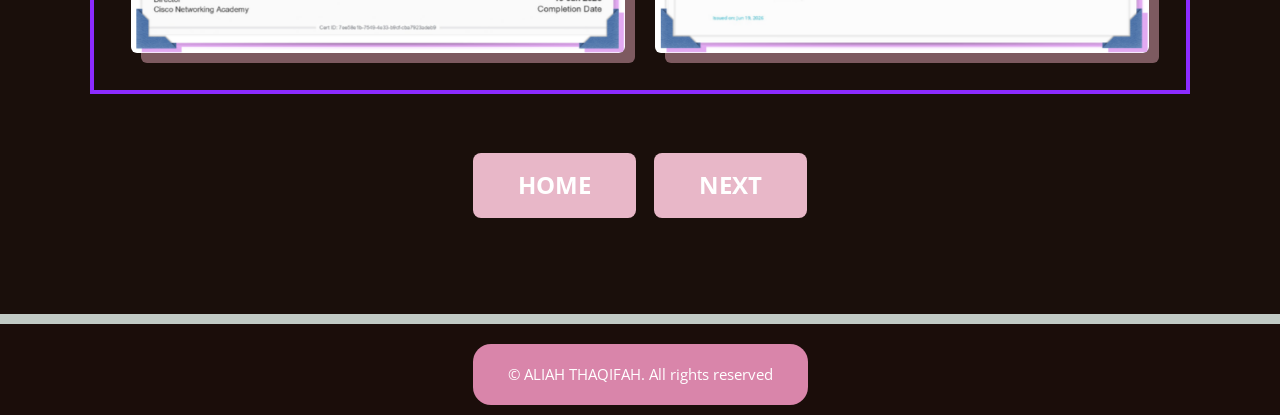
<file: Cisco-cert.html>
<!DOCTYPE HTML>
<!--
	TXT by HTML5 UP
	html5up.net | @ajlkn
	Free for personal and commercial use under the CCA 3.0 license (html5up.net/license)
-->
<html>
	<head>

		<meta charset="utf-8" />
		<meta name="viewport" content="width=device-width, initial-scale=1, user-scalable=no" />
		<link rel="stylesheet" href="assets/css/main.css" />
	</head>
	<body class="is-preload">
		<div id="page-wrapper">

			<!-- Header -->
				<header id="header">
					<div class="logo container">
						
					</div>
				</header>

			<!-- Nav -->
<nav id="nav">
	<ul>
		<li><a href="index.html">Home</a></li>

		<li class="current">
			<a href="#">Certificate</a>
			<ul>
				<li><a href="Cisco-cert.html">Cisco Cert</a></li>
				<li><a href="Cybersecurity-cert.html">Cybersecurity Cert</a></li>
				<li><a href="Other-cert.html">Other Cert</a></li>
			</ul>
		</li>

		<li><a href="left-sidebar.html">Evidence of Learning</a></li>
		<li><a href="Achievement.html">Achievement</a></li>
	</ul>
</nav>

			<!-- Main -->
				<section id="main">
					<div class="container">
						<div class="row">
    <div class="col-12">
								<div class="content">

									<!-- Content -->

										<article class="box page-content">

							<header>
	<h2>Cisco Certificates</h2>
	<p>
		This section presents my Cisco certifications, which reflect my foundation in networking, cybersecurity awareness, cyber threat management, and ethical hacking concepts. These certificates support my interest in security operations, network defense, and practical cybersecurity learning.
	</p>	
	<ul class="meta">
		<li class="icon fa-clock">5 days ago</li>
		<li class="icon fa-comments"><a href="#">1,024</a></li>
	</ul>
</header>
<section class="cisco-intro-section">
	<img src="images/me2-profile.png" alt="Cisco certification profile" class="cisco-intro-img">

	<p>
		Cisco learning has helped me understand how secure networks are designed, monitored, and protected. It also strengthened my confidence in cybersecurity concepts that are useful for SOC analysis, threat detection, and network security tasks.
	</p>
</section>
<section class="cert-section">
	<div class="cert-left">
		<h2>Cisco Cyber Threat<br>Management</h2>

		<div class="cert-frame">
			<img src="images/cisco-threat-cert.png" alt="Cisco Cyber Threat Management Certificate">
		</div>
	</div>

	<div class="cert-right">
		<img src="images/cisco-threat-badge.png" alt="Cisco Cyber Threat Management Badge" class="cert-badge">

		<p>
			This certificate shows my completion of the Cisco Cyber Threat Management course.
			Through this course, I learned about cyber threats, security monitoring, risk
			management, and incident response.
		</p>

		<p>
			It supports my interest in SOC analysis, threat intelligence, digital forensics,
			and network security.
		</p>
	</div>
</section>
	<!-- Cisco Ethical Hacker Certificate -->
<section class="cert-section ethical-cert-section">

	<div class="cert-right">
		<img src="images/cisco-ethic-hack-badge.png" alt="Cisco Ethical Hacker Badge" class="cert-badge">

		<p>
			This certificate represents my completion of the Ethical Hacker course
			under Cisco Networking Academy. Through this certification, I gained
			knowledge about cybersecurity threats, ethical hacking concepts,
			vulnerability identification, and basic attack techniques used by
			cybercriminals.
		</p>

		<p>
			This certificate is important because it shows my interest in the
			cybersecurity field, especially in areas such as penetration testing,
			network security, and threat analysis. It also demonstrates my effort
			to build practical cybersecurity skills and understand how systems can
			be tested and secured legally and ethically.
		</p>
	</div>

	<div class="cert-left">
		<h2>Cisco Ethical<br>Hacker Certificate</h2>

		<div class="cert-frame">
			<img src="images/cisco-ethic-hack-cert.png" alt="Cisco Ethical Hacker Certificate">
		</div>
	</div>

</section>										
    

<!-- Cisco Introduction to Cybersecurity Certificate -->
<section class="cisco-cyber-intro-card">

	<div class="cyber-cert-heading">
		<h2>Cisco Introduction<br>Cybersecurity</h2>

		<p>
			This certificate shows my completion of the Cisco Introduction to Cybersecurity course.
			It supports my interest in SOC analysis, threat intelligence, digital forensics, and network security.
		</p>
	</div>

	<div class="cyber-cert-images">
		<img src="images/Cyber-cert1.png" alt="Cisco Introduction to Cybersecurity Certificate 1">
		<img src="images/Cyber-cert2.png" alt="Cisco Introduction to Cybersecurity Certificate 2">
	</div>

</section>

<ul class="actions cisco-bottom-buttons">
	<li><a href="index.html" class="button large">Home</a></li>
	<li><a href="Cybersecurity-cert.html" class="button alt large">Next</a></li>
</ul>
</div>
											</div>
										</div>
									</section>

							</div>
						</div>
					</div>
				</section>

			<!-- Footer -->
				<footer id="footer">
					<div class="container">
						<div class="row gtr-200">
							<div class="col-12">


						<!-- Copyright -->
							<div id="copyright">
								<ul class="menu">
									<li>&copy; ALIAH THAQIFAH. All rights reserved</li><li>Design: <a href="http://html5up.net">HTML5 UP</a></li>
								</ul>
							</div>

					</div>
				</footer>

		</div>

		<!-- Scripts -->
			<script src="assets/js/jquery.min.js"></script>
<script src="assets/js/jquery.dropotron.min.js"></script>
<script src="assets/js/jquery.scrolly.min.js"></script>
<script src="assets/js/browser.min.js"></script>
<script src="assets/js/breakpoints.min.js"></script>
<script src="assets/js/util.js"></script>
<script src="assets/js/main.js"></script>

<script>
	window.addEventListener("scroll", function () {
		document.querySelectorAll(".dropotron").forEach(function (menu) {
			menu.style.display = "none";
		});
	});
</script>
<script>
	const ciscoRevealItems = document.querySelectorAll(
		".cisco-intro-section, .cert-section, .cisco-cyber-intro-card, .cisco-bottom-buttons"
	);

	ciscoRevealItems.forEach(function(item) {
		item.classList.add("cisco-motion");
	});

	const ciscoObserver = new IntersectionObserver(function(entries) {
		entries.forEach(function(entry) {
			if (entry.isIntersecting) {
				entry.target.classList.add("show");
			}
		});
	}, {
		threshold: 0.15
	});

	ciscoRevealItems.forEach(function(item) {
		ciscoObserver.observe(item);
	});
</script>
	</body>
</html>
</file>
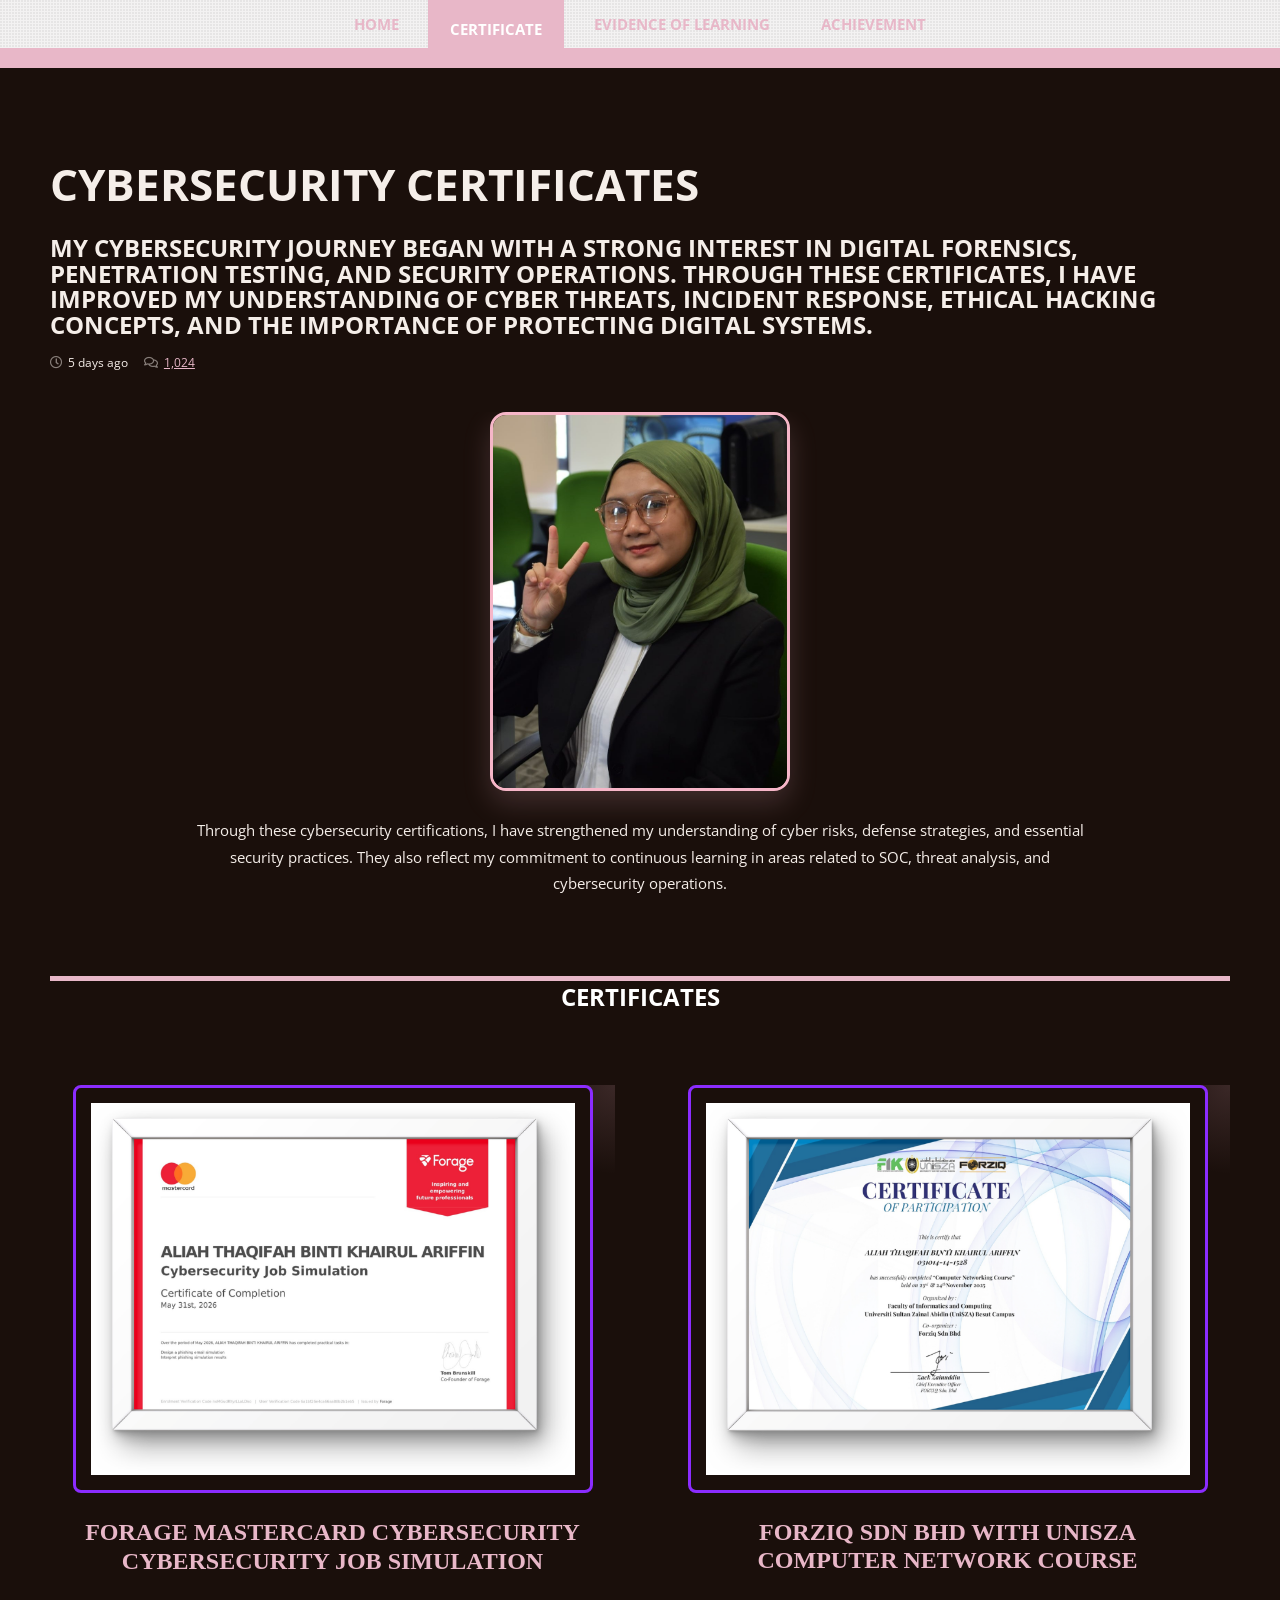
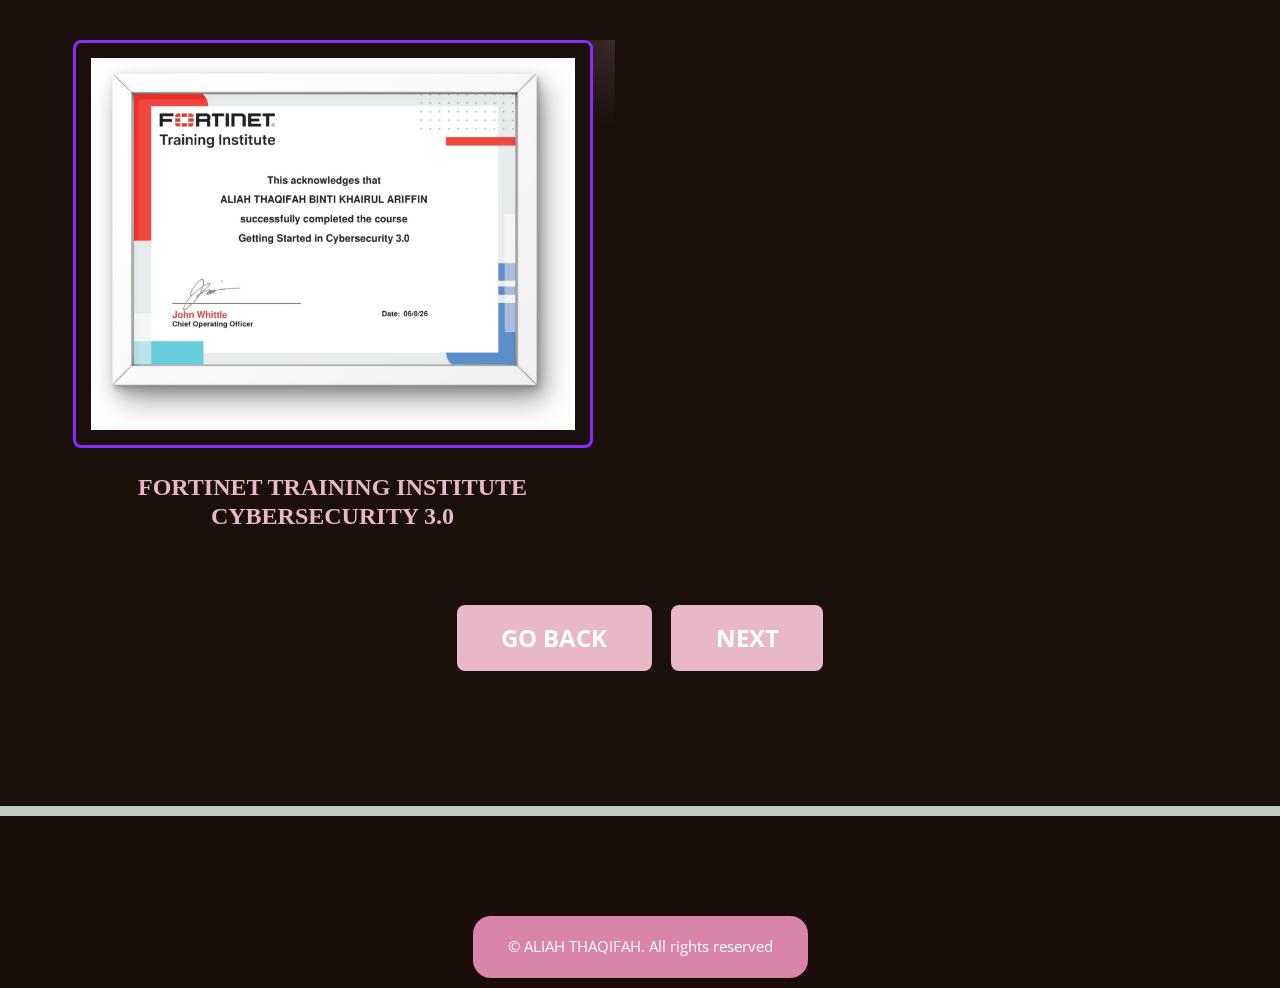
<file: Cybersecurity-cert.html>
<!DOCTYPE HTML>
<!--
	TXT by HTML5 UP
	html5up.net | @ajlkn
	Free for personal and commercial use under the CCA 3.0 license (html5up.net/license)
-->
<html>
	<head>
		<title>Left Sidebar - TXT by HTML5 UP</title>
		<meta charset="utf-8" />
		<meta name="viewport" content="width=device-width, initial-scale=1, user-scalable=no" />
		<link rel="stylesheet" href="assets/css/main.css" />
	</head>
	<body class="is-preload">
		<div id="page-wrapper">

			<!-- Header -->
				<header id="header">
					<div class="logo container">
						<div>
							<h1><a href="index.html" id="logo">TXT</a></h1>
							<p>A responsive site template by HTML5 UP</p>
						</div>
					</div>
				</header>

			<!-- Nav -->
<nav id="nav">
	<ul>
		<li><a href="index.html">Home</a></li>

		<li class="current">
			<a href="#">Certificate</a>
			<ul>
				<li><a href="Cisco-cert.html">Cisco Cert</a></li>
				<li><a href="Cybersecurity-cert.html">Cybersecurity Cert</a></li>
				<li><a href="Other-cert.html">Other Cert</a></li>
			</ul>
		</li>

		<li><a href="left-sidebar.html">Evidence of Learning</a></li>
		<li><a href="Achievement.html">Achievement</a></li>
	</ul>
</nav>

			<!-- Main -->
				<section id="main">
					<div class="container">
						<div class="row">
							
							<div class="col-12 cert-page-content">
								<div class="content">

									<!-- Content -->

										<article class="box page-content">

											<header>
											
												<h2>Cybersecurity Certificates</h2>
												<p>My cybersecurity journey began with a strong interest in digital forensics, penetration testing, and security operations. Through these certificates, I have improved my understanding of cyber threats, incident response, ethical hacking concepts, and the importance of protecting digital systems.</p>
												<ul class="meta">
													<li class="icon fa-clock">5 days ago</li>
													<li class="icon fa-comments"><a href="#">1,024</a></li>
												</ul>
											</header>
                                        <section class="cyber-intro-section">
	<img src="images/me3-profile.jpg" alt="Cybersecurity certification profile" class="cyber-intro-img">

	<p>
		Through these cybersecurity certifications, I have strengthened my understanding of cyber risks, defense strategies, and essential security practices. They also reflect my commitment to continuous learning in areas related to SOC, threat analysis, and cybersecurity operations.
	</p>
</section>
										

											

										</article>

								</div>
							</div>
							<div class="col-12">

							<!-- Certificates -->
<section class="box features cert-card-section">
	<h2 class="major"><span>Certificates</span></h2>

	<div class="cert-card-grid">

		<!-- Certificate 1 -->
		<section class="cert-card">
			<img src="images/forage-cert.png" alt="Forage Mastercard Cybersecurity Job Simulation Certificate">

			<h3 class="season-title">
				Forage Mastercard Cybersecurity<br>
				Cybersecurity Job Simulation
			</h3>
		</section>

		<!-- Certificate 2 -->
<section class="cert-card">
	<img src="images/forziq-cert.png" alt="ForziQ SDN BHD with UniSZA Computer Network Course Certificate">

	<h3 class="season-title">
		ForziQ SDN BHD with UniSZA<br>
		Computer Network Course
	</h3>
</section>

		<!-- Certificate 3 -->
<section class="cert-card">
	<img src="images/fortinet-cert.png" alt="Fortinet Training Institute Cybersecurity Certificate">

	<h3 class="season-title">
		Fortinet Training Institute<br>
		Cybersecurity 3.0
	</h3>
</section>

	

	</div>

	<ul class="actions cyber-bottom-buttons">
	<li><a href="Cisco-cert.html" class="button large">Go Back</a></li>
	<li><a href="Other-cert.html" class="button alt large">Next</a></li>
</ul>
</section>

	</div>

</section>	

							</div>
						</div>
					</div>
				</section>

			<!-- Footer -->
				<footer id="footer">
					<div class="container">
						<div class="row gtr-200">
							<div class="col-12">

								
							</div>
							<div class="col-12">

		

							</div>
						</div>

						<!-- Copyright -->
							<div id="copyright">
								<ul class="menu">
									<li>&copy; ALIAH THAQIFAH. All rights reserved</li><li>Design: <a href="http://html5up.net">HTML5 UP</a></li>
								</ul>
							</div>

					</div>
				</footer>

		</div>

		<!-- Scripts -->
			<script src="assets/js/jquery.min.js"></script>
<script src="assets/js/jquery.dropotron.min.js"></script>
<script src="assets/js/jquery.scrolly.min.js"></script>
<script src="assets/js/browser.min.js"></script>
<script src="assets/js/breakpoints.min.js"></script>
<script src="assets/js/util.js"></script>
<script src="assets/js/main.js"></script>

<script>
	window.addEventListener("scroll", function () {
		document.querySelectorAll(".dropotron").forEach(function (menu) {
			menu.style.display = "none";
		});
	});
</script>
<script>
	const cyberRevealItems = document.querySelectorAll(
		".cyber-intro-section, .cert-card-section, .cert-card, .cyber-bottom-buttons"
	);

	cyberRevealItems.forEach(function(item) {
		item.classList.add("cyber-motion");
	});

	const cyberObserver = new IntersectionObserver(function(entries) {
		entries.forEach(function(entry) {
			if (entry.isIntersecting) {
				entry.target.classList.add("show");
			}
		});
	}, {
		threshold: 0.15
	});

	cyberRevealItems.forEach(function(item) {
		cyberObserver.observe(item);
	});
</script>

	</body>
</html>
</file>
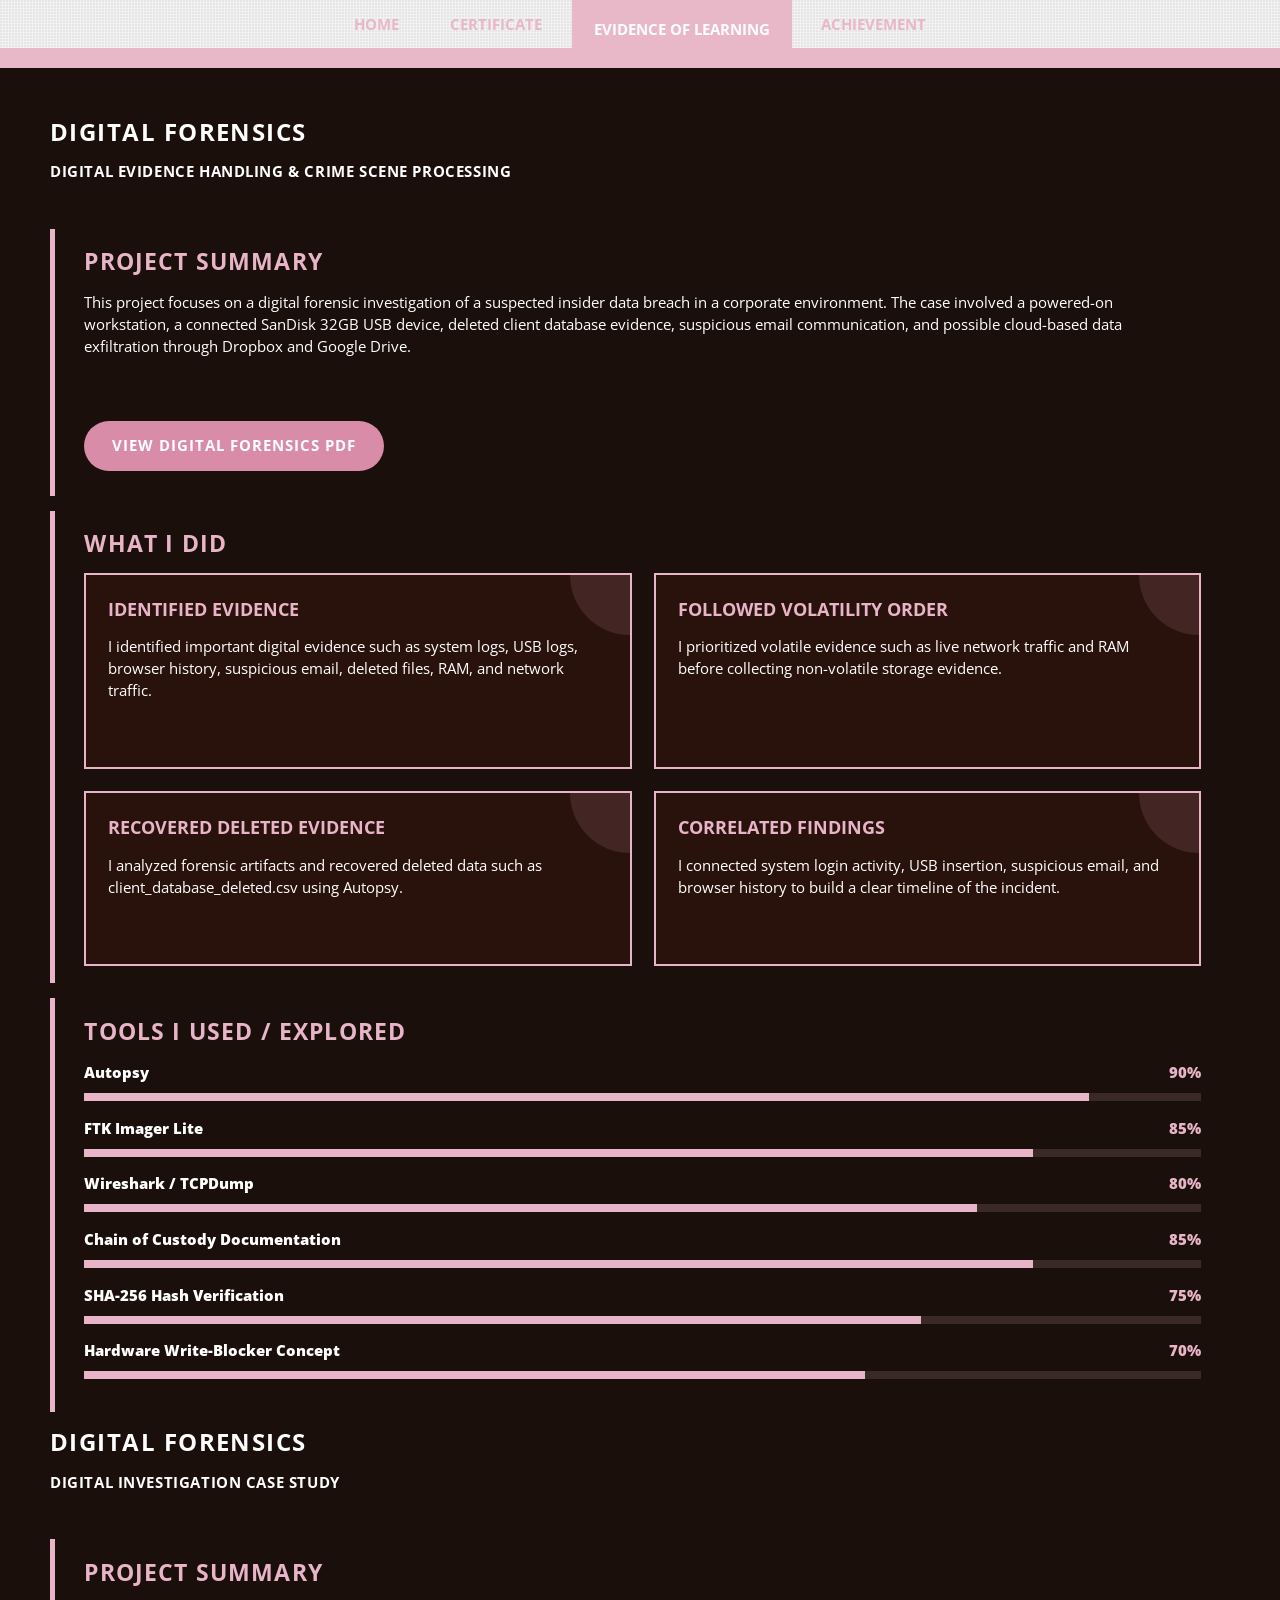
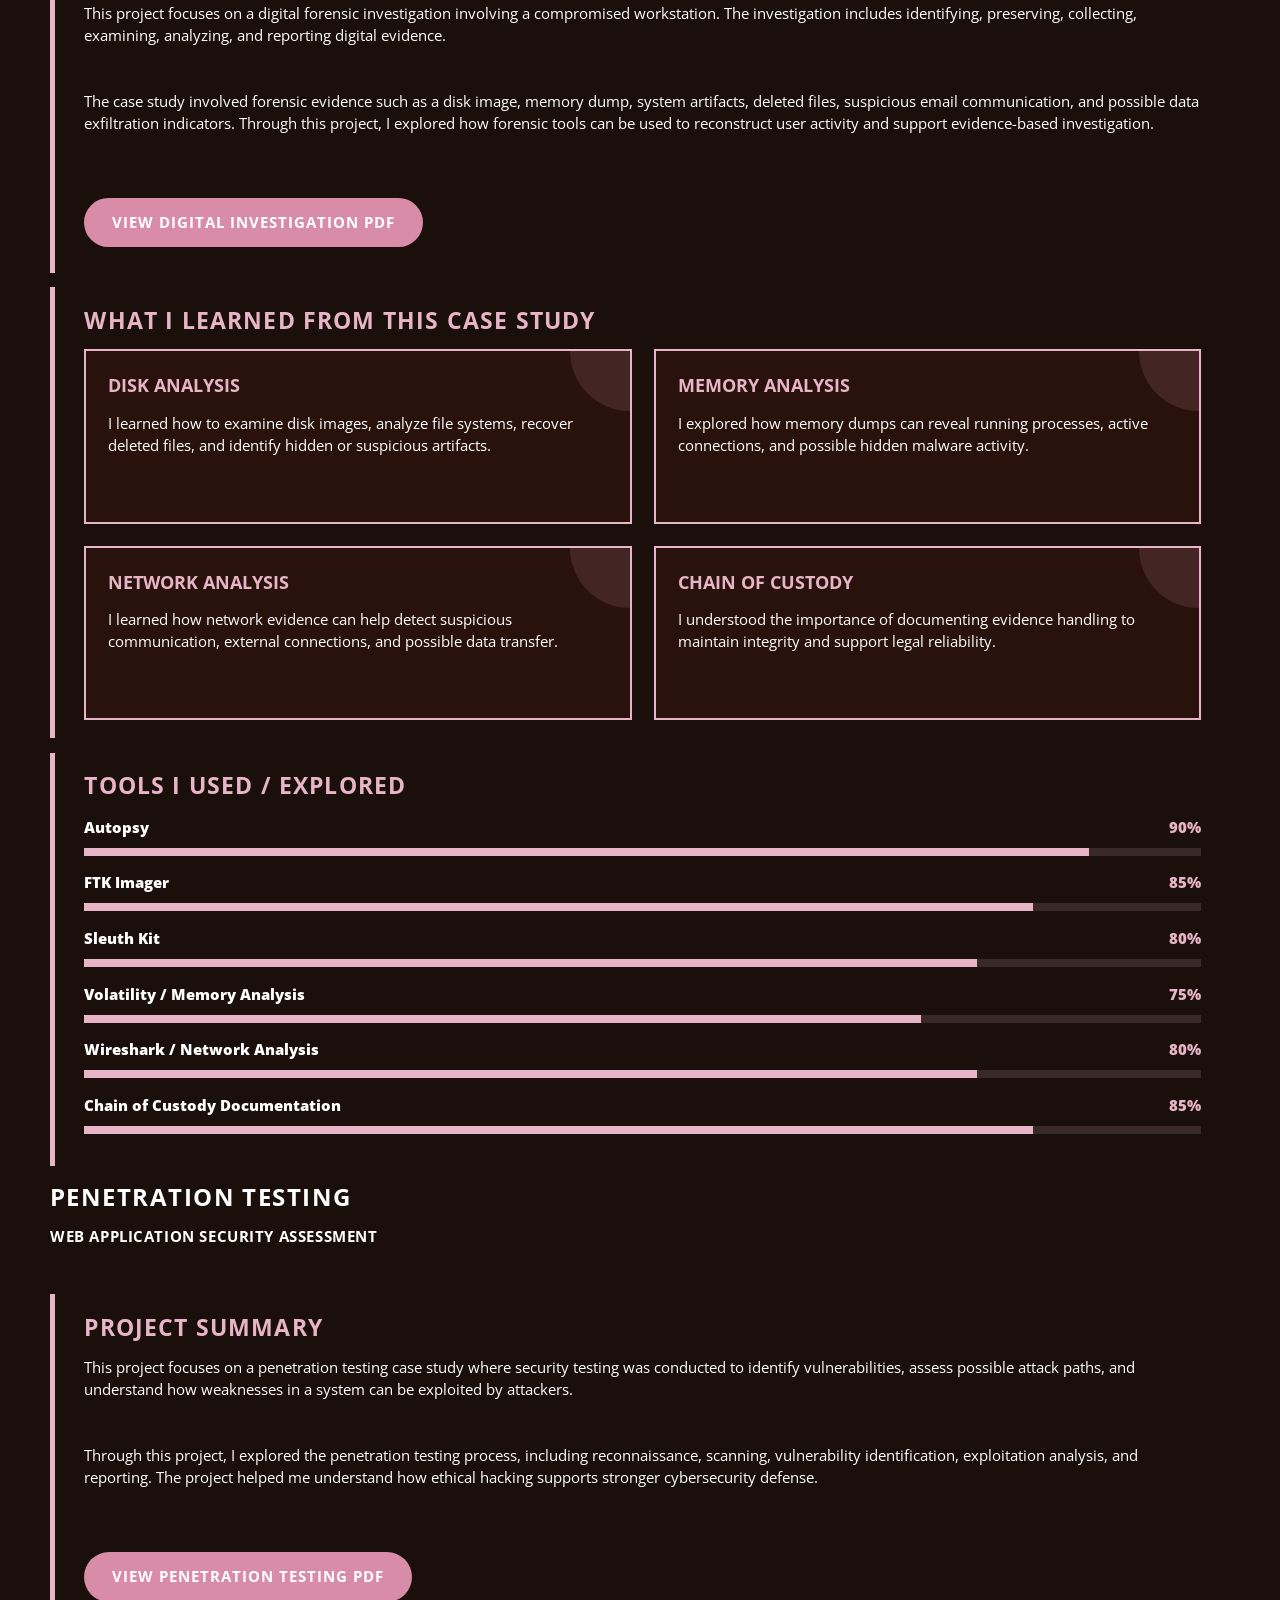
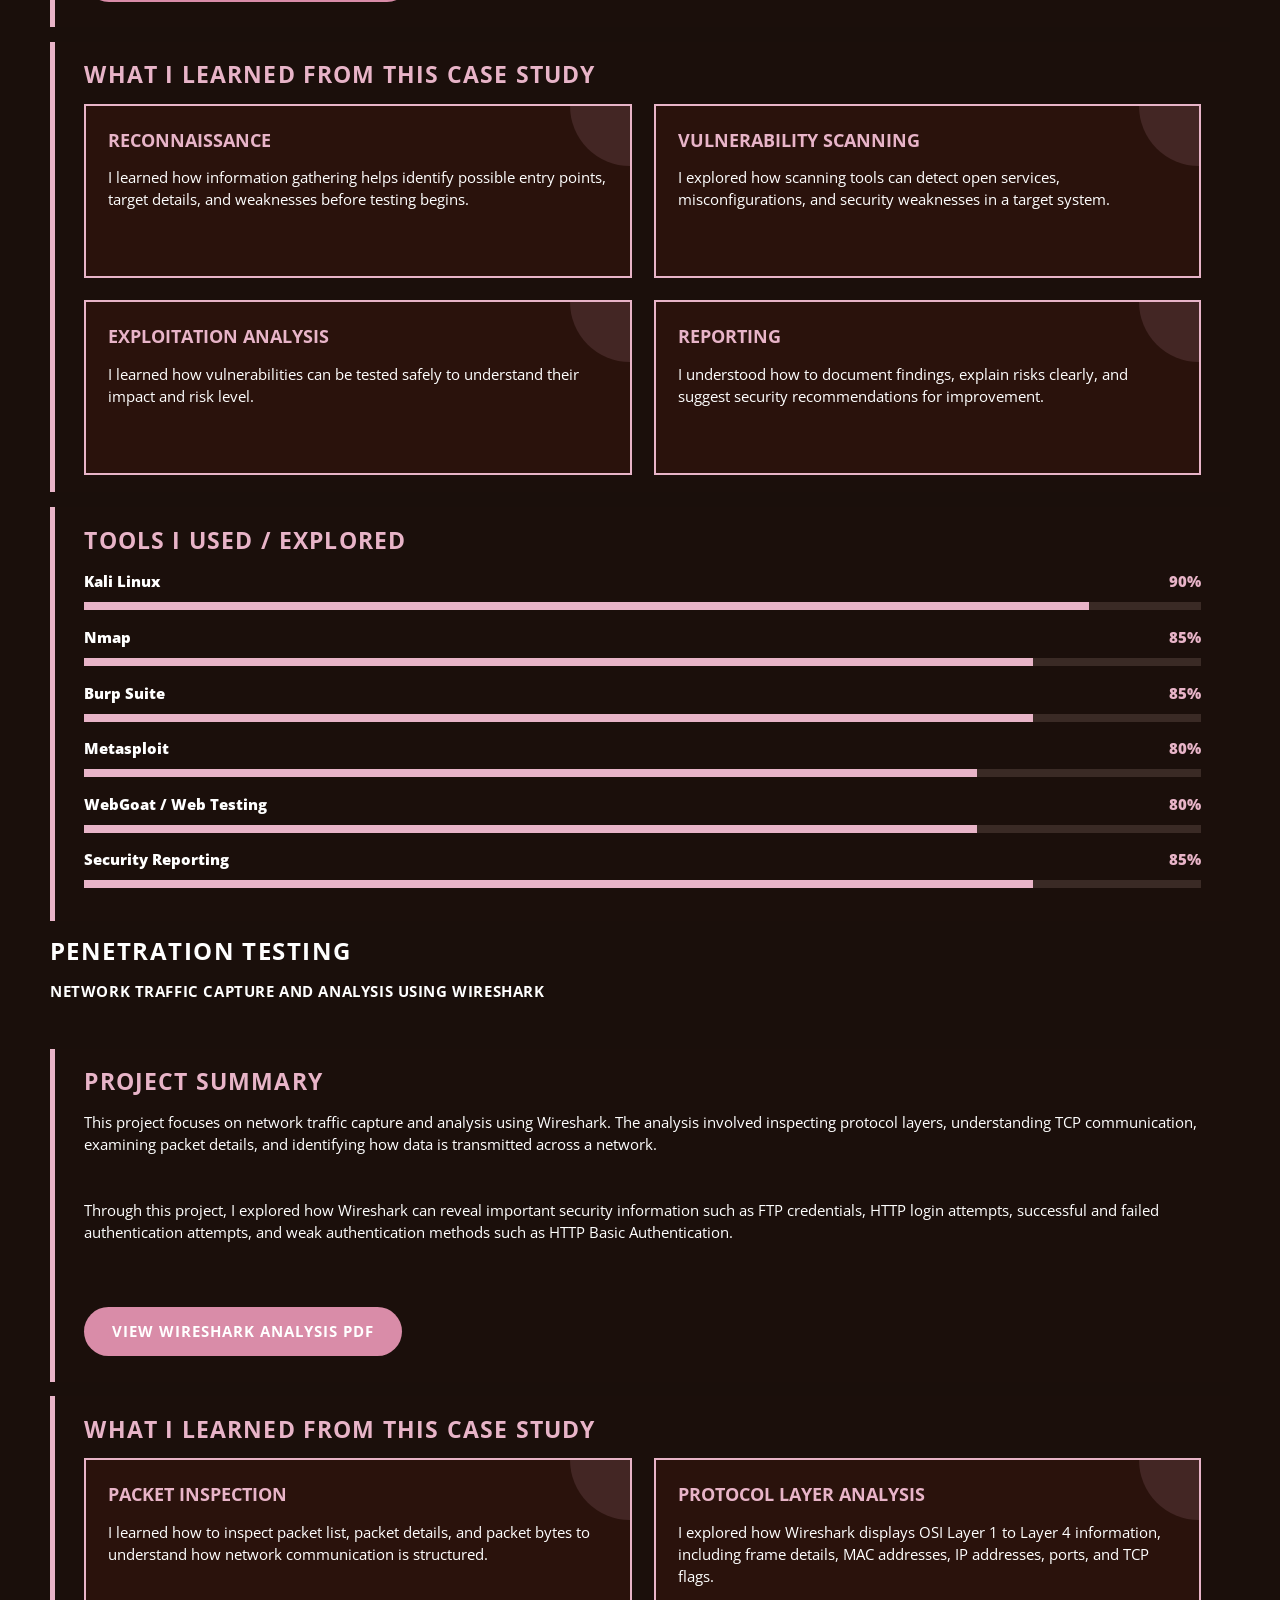
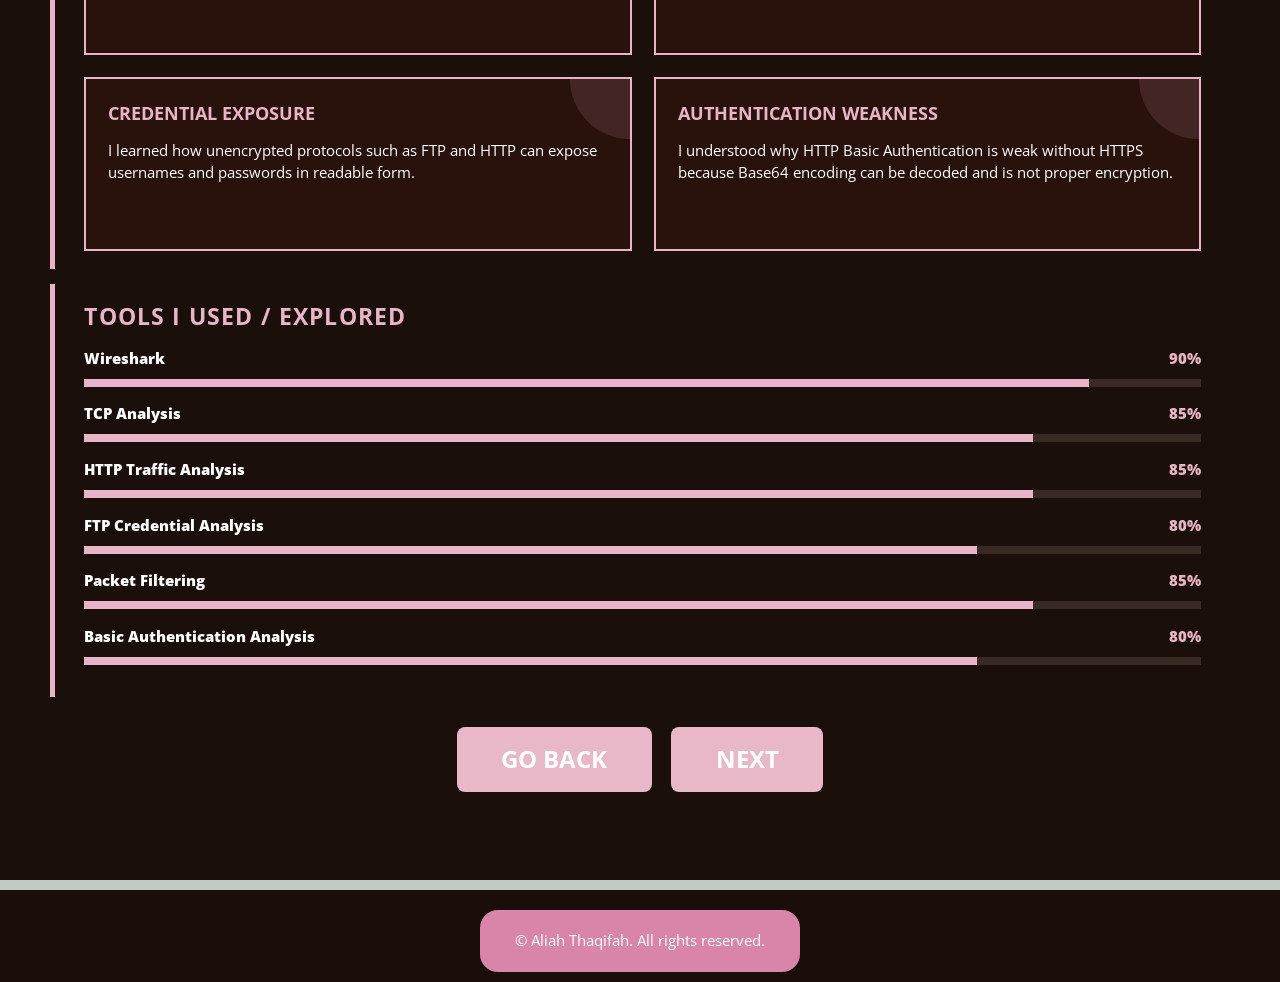
<file: left-sidebar.html>
<!DOCTYPE HTML>
<!--
	TXT by HTML5 UP
	html5up.net | @ajlkn
	Free for personal and commercial use under the CCA 3.0 license (html5up.net/license)
-->
<html>
	<head>
		<title>Left Sidebar - TXT by HTML5 UP</title>
		<meta charset="utf-8" />
		<meta name="viewport" content="width=device-width, initial-scale=1, user-scalable=no" />
		<link rel="stylesheet" href="assets/css/main.css" />
	</head>
	<body class="is-preload">
		<div id="page-wrapper">

			
			<!-- Nav -->
<nav id="nav">
	<ul>
		<li><a href="index.html">Home</a></li>

		<li>
			<a href="#">Certificate</a>
			<ul>
				<li><a href="Cisco-cert.html">Cisco Cert</a></li>
				<li><a href="Cybersecurity-cert.html">Cybersecurity Cert</a></li>
				<li><a href="Other-cert.html">Other Cert</a></li>
			</ul>
		</li>

		<li class="current"><a href="left-sidebar.html">Evidence of Learning</a></li>
		<li><a href="Achievement.html">Achievement</a></li>
	</ul>
</nav>

			<!-- Main -->
				<section id="main">
					<div class="container">
						<div class="row">
							</div>
							<div class="col-12">

							</div>
								<div class="content">

									<!-- Content -->

										<header class="evidence-header">
	<h2>Digital Forensics</h2>
	<p>Digital Evidence Handling & Crime Scene Processing</p>
</header>

<section class="evidence-project-section">

	<div class="evidence-title-row">
	<h3>Project Summary</h3>
</div>

	<p>
		This project focuses on a digital forensic investigation of a suspected
		insider data breach in a corporate environment. The case involved a
		powered-on workstation, a connected SanDisk 32GB USB device, deleted
		client database evidence, suspicious email communication, and possible
		cloud-based data exfiltration through Dropbox and Google Drive.
	</p>

	<a href="https://allyqiy03.github.io/E-PORTFOLIO/files/digital-forensics1.pdf" target="_blank" rel="noopener noreferrer" class="pdf-btn">
	View Digital Forensics PDF
</a>


</section>

<section class="evidence-project-section">
	<h3>What I Did</h3>
	<div class="evidence-card-grid">

		<div class="evidence-card">
			<h4>Identified Evidence</h4>
			<p>
				I identified important digital evidence such as system logs, USB logs,
				browser history, suspicious email, deleted files, RAM, and network traffic.
			</p>
		</div>

		<div class="evidence-card">
			<h4>Followed Volatility Order</h4>
			<p>
				I prioritized volatile evidence such as live network traffic and RAM
				before collecting non-volatile storage evidence.
			</p>
		</div>

		<div class="evidence-card">
			<h4>Recovered Deleted Evidence</h4>
			<p>
				I analyzed forensic artifacts and recovered deleted data such as
				client_database_deleted.csv using Autopsy.
			</p>
		</div>

		<div class="evidence-card">
			<h4>Correlated Findings</h4>
			<p>
				I connected system login activity, USB insertion, suspicious email,
				and browser history to build a clear timeline of the incident.
			</p>
		</div>

	</div>
</section>


<section class="evidence-project-section">
	<h3>Tools I Used / Explored</h3>

	<div class="evidence-tools-box">

		<div class="evidence-tool-item">
			<div class="evidence-tool-title">
				<span>Autopsy</span>
				<span>90%</span>
			</div>
			<div class="evidence-tool-bar">
				<div class="evidence-tool-fill" style="width: 90%;"></div>
			</div>
		</div>

		<div class="evidence-tool-item">
			<div class="evidence-tool-title">
				<span>FTK Imager Lite</span>
				<span>85%</span>
			</div>
			<div class="evidence-tool-bar">
				<div class="evidence-tool-fill" style="width: 85%;"></div>
			</div>
		</div>

		<div class="evidence-tool-item">
			<div class="evidence-tool-title">
				<span>Wireshark / TCPDump</span>
				<span>80%</span>
			</div>
			<div class="evidence-tool-bar">
				<div class="evidence-tool-fill" style="width: 80%;"></div>
			</div>
		</div>

		<div class="evidence-tool-item">
			<div class="evidence-tool-title">
				<span>Chain of Custody Documentation</span>
				<span>85%</span>
			</div>
			<div class="evidence-tool-bar">
				<div class="evidence-tool-fill" style="width: 85%;"></div>
			</div>
		</div>

		<div class="evidence-tool-item">
			<div class="evidence-tool-title">
				<span>SHA-256 Hash Verification</span>
				<span>75%</span>
			</div>
			<div class="evidence-tool-bar">
				<div class="evidence-tool-fill" style="width: 75%;"></div>
			</div>
		</div>

		<div class="evidence-tool-item">
			<div class="evidence-tool-title">
				<span>Hardware Write-Blocker Concept</span>
				<span>70%</span>
			</div>
			<div class="evidence-tool-bar">
				<div class="evidence-tool-fill" style="width: 70%;"></div>
			</div>
		</div>

	</div>
</section>

			<!-- DIGITAL INVESTIGATION CASE STUDY -->

<header class="evidence-header">
	<h2>DIGITAL FORENSICS</h2>
	<p>DIGITAL INVESTIGATION CASE STUDY</p>
</header>

<section class="evidence-project-section">
	<div class="evidence-title-row">
		<h3>Project Summary</h3>
	</div>

	<p>
		This project focuses on a digital forensic investigation involving a compromised
		workstation. The investigation includes identifying, preserving, collecting,
		examining, analyzing, and reporting digital evidence.
	</p>

	<p>
		The case study involved forensic evidence such as a disk image, memory dump,
		system artifacts, deleted files, suspicious email communication, and possible
		data exfiltration indicators. Through this project, I explored how forensic tools
		can be used to reconstruct user activity and support evidence-based investigation.
	</p>

	<a href="files/digital-forensic2.pdf" target="_blank" rel="noopener noreferrer" class="pdf-btn">
	View Digital Investigation PDF
</a>

</section>

<section class="evidence-project-section">

	<div class="evidence-title-row">
		<h3>What I Learned From This Case Study</h3>
	</div>

	<div class="evidence-card-grid">

		<div class="evidence-card">
			<h4>Disk Analysis</h4>
			<p>
				I learned how to examine disk images, analyze file systems,
				recover deleted files, and identify hidden or suspicious artifacts.
			</p>
		</div>

		<div class="evidence-card">
			<h4>Memory Analysis</h4>
			<p>
				I explored how memory dumps can reveal running processes,
				active connections, and possible hidden malware activity.
			</p>
		</div>

		<div class="evidence-card">
			<h4>Network Analysis</h4>
			<p>
				I learned how network evidence can help detect suspicious
				communication, external connections, and possible data transfer.
			</p>
		</div>

		<div class="evidence-card">
			<h4>Chain of Custody</h4>
			<p>
				I understood the importance of documenting evidence handling
				to maintain integrity and support legal reliability.
			</p>
		</div>

	</div>

</section>

<section class="evidence-project-section">

	<div class="evidence-title-row">
		<h3>Tools I Used / Explored</h3>
	</div>

	<div class="evidence-tools-box">

		<div class="evidence-tool-item">
			<div class="evidence-tool-title">
				<span>Autopsy</span>
				<span>90%</span>
			</div>
			<div class="evidence-tool-bar">
				<div class="evidence-tool-fill" style="width: 90%;"></div>
			</div>
		</div>

		<div class="evidence-tool-item">
			<div class="evidence-tool-title">
				<span>FTK Imager</span>
				<span>85%</span>
			</div>
			<div class="evidence-tool-bar">
				<div class="evidence-tool-fill" style="width: 85%;"></div>
			</div>
		</div>

		<div class="evidence-tool-item">
			<div class="evidence-tool-title">
				<span>Sleuth Kit</span>
				<span>80%</span>
			</div>
			<div class="evidence-tool-bar">
				<div class="evidence-tool-fill" style="width: 80%;"></div>
			</div>
		</div>

		<div class="evidence-tool-item">
			<div class="evidence-tool-title">
				<span>Volatility / Memory Analysis</span>
				<span>75%</span>
			</div>
			<div class="evidence-tool-bar">
				<div class="evidence-tool-fill" style="width: 75%;"></div>
			</div>
		</div>

		<div class="evidence-tool-item">
			<div class="evidence-tool-title">
				<span>Wireshark / Network Analysis</span>
				<span>80%</span>
			</div>
			<div class="evidence-tool-bar">
				<div class="evidence-tool-fill" style="width: 80%;"></div>
			</div>
		</div>

		<div class="evidence-tool-item">
			<div class="evidence-tool-title">
				<span>Chain of Custody Documentation</span>
				<span>85%</span>
			</div>
			<div class="evidence-tool-bar">
				<div class="evidence-tool-fill" style="width: 85%;"></div>
			</div>
		</div>

	</div>

</section>								

<!-- PENETRATION TESTING CASE STUDY -->

<header class="evidence-header">
	<h2>PENETRATION TESTING</h2>
	<p>WEB APPLICATION SECURITY ASSESSMENT</p>
</header>

<section class="evidence-project-section">

	<div class="evidence-title-row">
		<h3>Project Summary</h3>
	</div>

	<p>
		This project focuses on a penetration testing case study where security testing
		was conducted to identify vulnerabilities, assess possible attack paths, and
		understand how weaknesses in a system can be exploited by attackers.
	</p>

	<p>
		Through this project, I explored the penetration testing process, including
		reconnaissance, scanning, vulnerability identification, exploitation analysis,
		and reporting. The project helped me understand how ethical hacking supports
		stronger cybersecurity defense.
	</p>

	<a href="files/pentest.pdf" target="_blank" rel="noopener noreferrer" class="pdf-btn">
		View Penetration Testing PDF
	</a>

</section>

<section class="evidence-project-section">

	<div class="evidence-title-row">
		<h3>What I Learned From This Case Study</h3>
	</div>

	<div class="evidence-card-grid">

		<div class="evidence-card">
			<h4>Reconnaissance</h4>
			<p>
				I learned how information gathering helps identify possible entry points,
				target details, and weaknesses before testing begins.
			</p>
		</div>

		<div class="evidence-card">
			<h4>Vulnerability Scanning</h4>
			<p>
				I explored how scanning tools can detect open services, misconfigurations,
				and security weaknesses in a target system.
			</p>
		</div>

		<div class="evidence-card">
			<h4>Exploitation Analysis</h4>
			<p>
				I learned how vulnerabilities can be tested safely to understand their
				impact and risk level.
			</p>
		</div>

		<div class="evidence-card">
			<h4>Reporting</h4>
			<p>
				I understood how to document findings, explain risks clearly, and suggest
				security recommendations for improvement.
			</p>
		</div>

	</div>

</section>

<section class="evidence-project-section">

	<div class="evidence-title-row">
		<h3>Tools I Used / Explored</h3>
	</div>

	<div class="evidence-tools-box">

		<div class="evidence-tool-item">
			<div class="evidence-tool-title">
				<span>Kali Linux</span>
				<span>90%</span>
			</div>
			<div class="evidence-tool-bar">
				<div class="evidence-tool-fill" style="width: 90%;"></div>
			</div>
		</div>

		<div class="evidence-tool-item">
			<div class="evidence-tool-title">
				<span>Nmap</span>
				<span>85%</span>
			</div>
			<div class="evidence-tool-bar">
				<div class="evidence-tool-fill" style="width: 85%;"></div>
			</div>
		</div>

		<div class="evidence-tool-item">
			<div class="evidence-tool-title">
				<span>Burp Suite</span>
				<span>85%</span>
			</div>
			<div class="evidence-tool-bar">
				<div class="evidence-tool-fill" style="width: 85%;"></div>
			</div>
		</div>

		<div class="evidence-tool-item">
			<div class="evidence-tool-title">
				<span>Metasploit</span>
				<span>80%</span>
			</div>
			<div class="evidence-tool-bar">
				<div class="evidence-tool-fill" style="width: 80%;"></div>
			</div>
		</div>

		<div class="evidence-tool-item">
			<div class="evidence-tool-title">
				<span>WebGoat / Web Testing</span>
				<span>80%</span>
			</div>
			<div class="evidence-tool-bar">
				<div class="evidence-tool-fill" style="width: 80%;"></div>
			</div>
		</div>

		<div class="evidence-tool-item">
			<div class="evidence-tool-title">
				<span>Security Reporting</span>
				<span>85%</span>
			</div>
			<div class="evidence-tool-bar">
				<div class="evidence-tool-fill" style="width: 85%;"></div>
			</div>
		</div>

	</div>

</section>

<!-- NETWORK TRAFFIC CAPTURE AND ANALYSIS USING WIRESHARK -->

<header class="evidence-header">
	<h2>PENETRATION TESTING</h2>
	<p>NETWORK TRAFFIC CAPTURE AND ANALYSIS USING WIRESHARK</p>
</header>

<section class="evidence-project-section">

	<div class="evidence-title-row">
		<h3>Project Summary</h3>
	</div>

	<p>
		This project focuses on network traffic capture and analysis using Wireshark.
		The analysis involved inspecting protocol layers, understanding TCP
		communication, examining packet details, and identifying how data is
		transmitted across a network.
	</p>

	<p>
		Through this project, I explored how Wireshark can reveal important security
		information such as FTP credentials, HTTP login attempts, successful and failed
		authentication attempts, and weak authentication methods such as HTTP Basic
		Authentication.
	</p>

	<a href="files/pentest2.pdf" target="_blank" rel="noopener noreferrer" class="pdf-btn">
		View Wireshark Analysis PDF
	</a>

</section>

<section class="evidence-project-section">

	<div class="evidence-title-row">
		<h3>What I Learned From This Case Study</h3>
	</div>

	<div class="evidence-card-grid">

		<div class="evidence-card">
			<h4>Packet Inspection</h4>
			<p>
				I learned how to inspect packet list, packet details, and packet bytes
				to understand how network communication is structured.
			</p>
		</div>

		<div class="evidence-card">
			<h4>Protocol Layer Analysis</h4>
			<p>
				I explored how Wireshark displays OSI Layer 1 to Layer 4 information,
				including frame details, MAC addresses, IP addresses, ports, and TCP flags.
			</p>
		</div>

		<div class="evidence-card">
			<h4>Credential Exposure</h4>
			<p>
				I learned how unencrypted protocols such as FTP and HTTP can expose
				usernames and passwords in readable form.
			</p>
		</div>

		<div class="evidence-card">
			<h4>Authentication Weakness</h4>
			<p>
				I understood why HTTP Basic Authentication is weak without HTTPS because
				Base64 encoding can be decoded and is not proper encryption.
			</p>
		</div>

	</div>

</section>

<section class="evidence-project-section">

	<div class="evidence-title-row">
		<h3>Tools I Used / Explored</h3>
	</div>

	<div class="evidence-tools-box">

		<div class="evidence-tool-item">
			<div class="evidence-tool-title">
				<span>Wireshark</span>
				<span>90%</span>
			</div>
			<div class="evidence-tool-bar">
				<div class="evidence-tool-fill" style="width: 90%;"></div>
			</div>
		</div>

		<div class="evidence-tool-item">
			<div class="evidence-tool-title">
				<span>TCP Analysis</span>
				<span>85%</span>
			</div>
			<div class="evidence-tool-bar">
				<div class="evidence-tool-fill" style="width: 85%;"></div>
			</div>
		</div>

		<div class="evidence-tool-item">
			<div class="evidence-tool-title">
				<span>HTTP Traffic Analysis</span>
				<span>85%</span>
			</div>
			<div class="evidence-tool-bar">
				<div class="evidence-tool-fill" style="width: 85%;"></div>
			</div>
		</div>

		<div class="evidence-tool-item">
			<div class="evidence-tool-title">
				<span>FTP Credential Analysis</span>
				<span>80%</span>
			</div>
			<div class="evidence-tool-bar">
				<div class="evidence-tool-fill" style="width: 80%;"></div>
			</div>
		</div>

		<div class="evidence-tool-item">
			<div class="evidence-tool-title">
				<span>Packet Filtering</span>
				<span>85%</span>
			</div>
			<div class="evidence-tool-bar">
				<div class="evidence-tool-fill" style="width: 85%;"></div>
			</div>
		</div>

		<div class="evidence-tool-item">
			<div class="evidence-tool-title">
				<span>Basic Authentication Analysis</span>
				<span>80%</span>
			</div>
			<div class="evidence-tool-bar">
				<div class="evidence-tool-fill" style="width: 80%;"></div>
			</div>
		</div>

	</div>

</section>

</article>
										</article>
										

								</div>
							</div>
							<div class="col-12">

								

												</div>
												<div class="col-12">
													<ul class="actions">
	<li><a href="Other-cert.html" class="button large">GO BACK</a></li>
	<li><a href="Achievement.html" class="button alt large">NEXT</a></li>
</ul>
												</div>
											</div>
										</div>
									</section>

							</div>
						</div>
					</div>
				</section>

		<!-- Footer -->
<footer id="footer">
	<div class="container">
		<div id="copyright">
			<ul class="menu">
				<li>&copy; Aliah Thaqifah. All rights reserved.</li>
			</ul>
		</div>
	</div>
</footer>
		<!-- Scripts -->
			<script src="assets/js/jquery.min.js"></script>
<script src="assets/js/jquery.dropotron.min.js"></script>
<script src="assets/js/jquery.scrolly.min.js"></script>
<script src="assets/js/browser.min.js"></script>
<script src="assets/js/breakpoints.min.js"></script>
<script src="assets/js/util.js"></script>
<script src="assets/js/main.js"></script>

<script>
	window.addEventListener("scroll", function () {
		document.querySelectorAll(".dropotron").forEach(function (menu) {
			menu.style.display = "none";
		});
	});
</script>

<script>
	function openLearnedPopup() {
		document.getElementById("learnedPopup").classList.add("show");
	}

	function closeLearnedPopup() {
		document.getElementById("learnedPopup").classList.remove("show");
	}
</script>
<script>
	const evidenceSections = document.querySelectorAll(".evidence-project-section");

	const revealEvidence = new IntersectionObserver(function(entries) {
		entries.forEach(function(entry) {
			if (entry.isIntersecting) {
				entry.target.classList.add("show");
			}
		});
	}, {
		threshold: 0.15
	});

	evidenceSections.forEach(function(section) {
		revealEvidence.observe(section);
	});
</script>
</body>
</html>
</file>
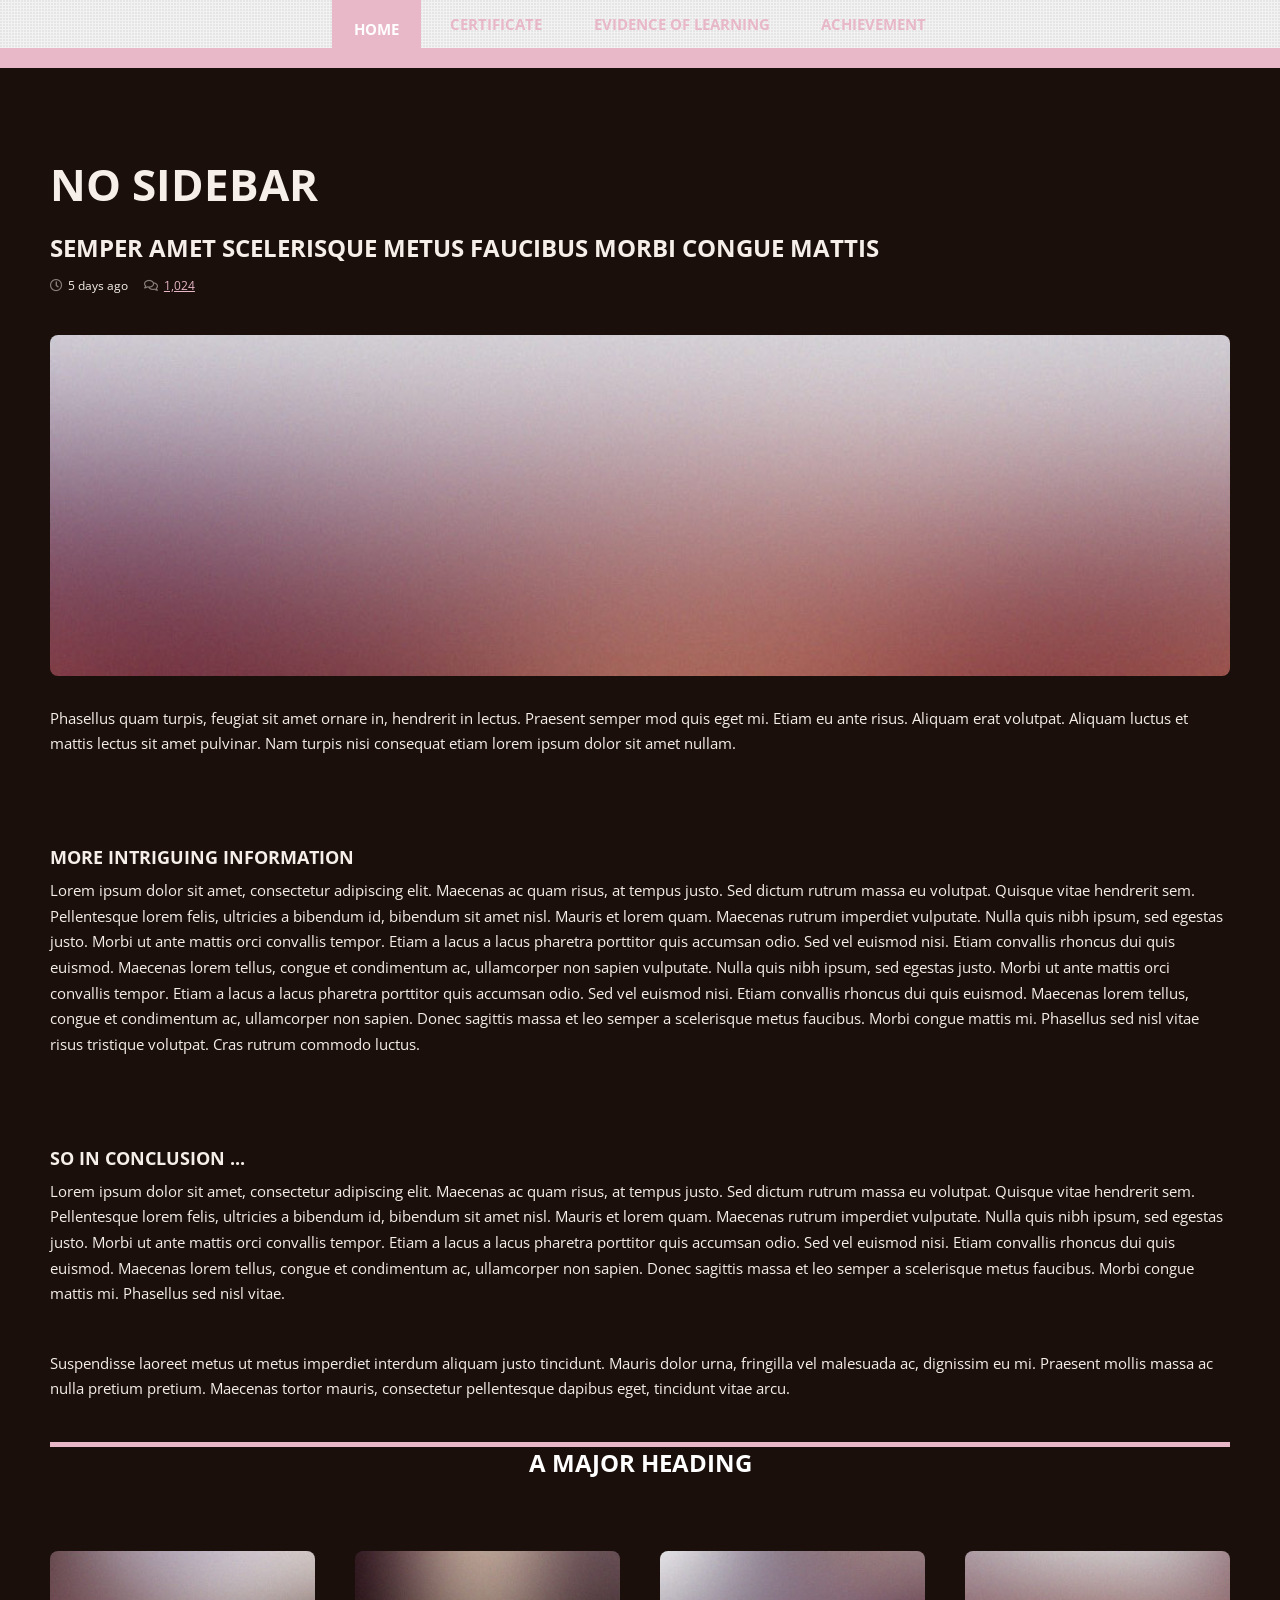
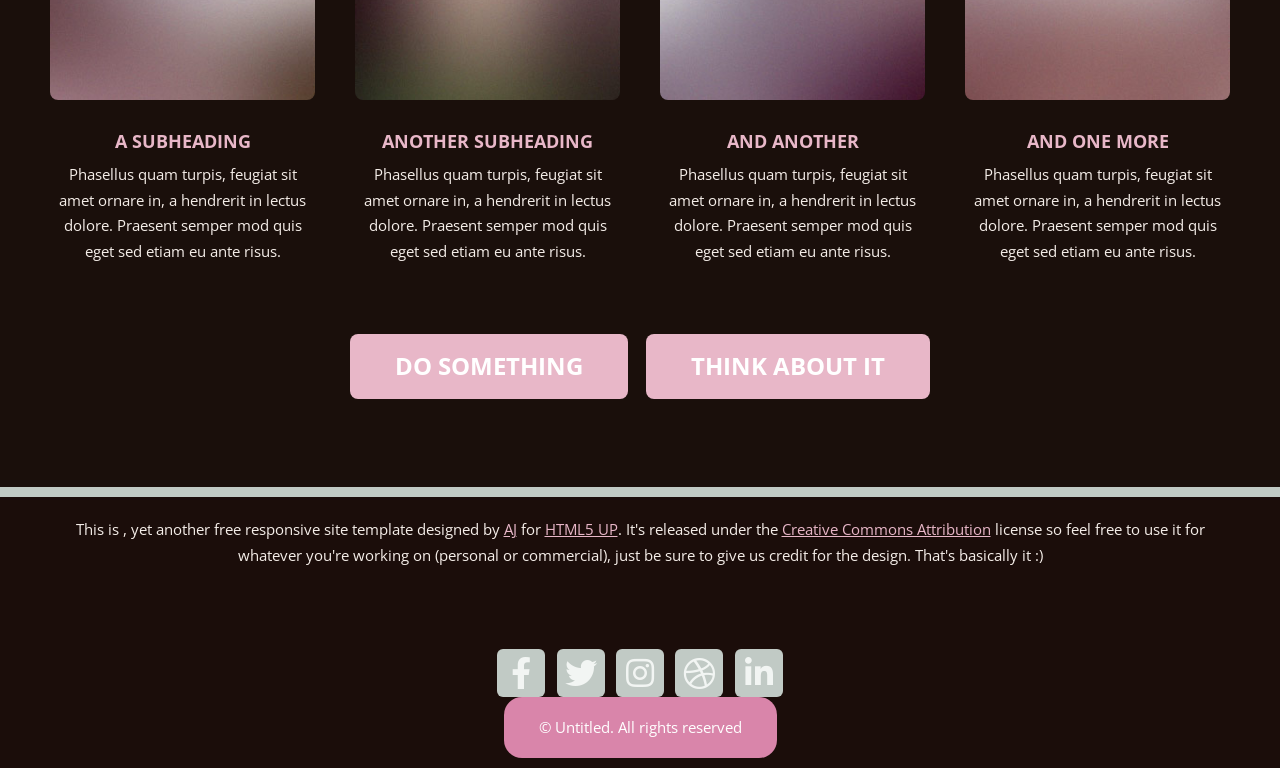
<file: no-sidebar.html>
<!DOCTYPE HTML>
<!--
	TXT by HTML5 UP
	html5up.net | @ajlkn
	Free for personal and commercial use under the CCA 3.0 license (html5up.net/license)
-->
<html>
	<head>
		<title>No Sidebar - TXT by HTML5 UP</title>
		<meta charset="utf-8" />
		<meta name="viewport" content="width=device-width, initial-scale=1, user-scalable=no" />
		<link rel="stylesheet" href="assets/css/main.css" />
	</head>
	<body class="is-preload">
		<div id="page-wrapper">

			<!-- Header -->
				<header id="header">
					<div class="logo container">
						<div>
							<h1><a href="index.html" id="logo">TXT</a></h1>
							<p>A responsive site template by HTML5 UP</p>
						</div>
					</div>
				</header>

			<!-- Nav -->
<nav id="nav">
	<ul>
		<li class="current"><a href="index.html">Home</a></li>

		<li>
			<a href="#">Certificate</a>
			<ul>
				<li><a href="Cisco-cert.html">Cisco Cert</a></li>
				<li><a href="Cybersecurity-cert.html">Cybersecurity Cert</a></li>
				<li><a href="Other-cert.html">Other Cert</a></li>
			</ul>
		</li>

		<li><a href="left-sidebar.html">Evidence of Learning</a></li>
		<li><a href="Achievement.html">Achievement</a></li>
	</ul>
</nav>

			<!-- Main -->
				<section id="main">
					<div class="container">
						<div class="row">
							<div class="col-12">
								<div class="content">

									<!-- Content -->

										<article class="box page-content">

											<header>
												<h2>No Sidebar</h2>
												<p>Semper amet scelerisque metus faucibus morbi congue mattis</p>
												<ul class="meta">
													<li class="icon fa-clock">5 days ago</li>
													<li class="icon fa-comments"><a href="#">1,024</a></li>
												</ul>
											</header>

											<section>
												<span class="image featured"><img src="images/pic05.jpg" alt="" /></span>
												<p>
													Phasellus quam turpis, feugiat sit amet ornare in, hendrerit in lectus.
													Praesent semper mod quis eget mi. Etiam eu ante risus. Aliquam erat volutpat.
													Aliquam luctus et mattis lectus sit amet pulvinar. Nam turpis nisi
													consequat etiam lorem ipsum dolor sit amet nullam.
												</p>
											</section>

											<section>
												<h3>More intriguing information</h3>
												<p>
													Lorem ipsum dolor sit amet, consectetur adipiscing elit. Maecenas ac quam risus, at tempus
													justo. Sed dictum rutrum massa eu volutpat. Quisque vitae hendrerit sem. Pellentesque lorem felis,
													ultricies a bibendum id, bibendum sit amet nisl. Mauris et lorem quam. Maecenas rutrum imperdiet
													vulputate. Nulla quis nibh ipsum, sed egestas justo. Morbi ut ante mattis orci convallis tempor.
													Etiam a lacus a lacus pharetra porttitor quis accumsan odio. Sed vel euismod nisi. Etiam convallis
													rhoncus dui quis euismod. Maecenas lorem tellus, congue et condimentum ac, ullamcorper non sapien
													vulputate. Nulla quis nibh ipsum, sed egestas justo. Morbi ut ante mattis orci convallis tempor.
													Etiam a lacus a lacus pharetra porttitor quis accumsan odio. Sed vel euismod nisi. Etiam convallis
													rhoncus dui quis euismod. Maecenas lorem tellus, congue et condimentum ac, ullamcorper non sapien.
													Donec sagittis massa et leo semper a scelerisque metus faucibus. Morbi congue mattis mi.
													Phasellus sed nisl vitae risus tristique volutpat. Cras rutrum commodo luctus.
												</p>
											</section>

											<section>
												<h3>So in conclusion ...</h3>
												<p>
													Lorem ipsum dolor sit amet, consectetur adipiscing elit. Maecenas ac quam risus, at tempus
													justo. Sed dictum rutrum massa eu volutpat. Quisque vitae hendrerit sem. Pellentesque lorem felis,
													ultricies a bibendum id, bibendum sit amet nisl. Mauris et lorem quam. Maecenas rutrum imperdiet
													vulputate. Nulla quis nibh ipsum, sed egestas justo. Morbi ut ante mattis orci convallis tempor.
													Etiam a lacus a lacus pharetra porttitor quis accumsan odio. Sed vel euismod nisi. Etiam convallis
													rhoncus dui quis euismod. Maecenas lorem tellus, congue et condimentum ac, ullamcorper non sapien.
													Donec sagittis massa et leo semper a scelerisque metus faucibus. Morbi congue mattis mi.
													Phasellus sed nisl vitae.
												</p>
												<p>
													Suspendisse laoreet metus ut metus imperdiet interdum aliquam justo tincidunt. Mauris dolor urna,
													fringilla vel malesuada ac, dignissim eu mi. Praesent mollis massa ac nulla pretium pretium.
													Maecenas tortor mauris, consectetur pellentesque dapibus eget, tincidunt vitae arcu.
												</p>
											</section>

										</article>

								</div>
							</div>
							<div class="col-12">

								<!-- Features -->
									<section class="box features">
										<h2 class="major"><span>A Major Heading</span></h2>
										<div>
											<div class="row">
												<div class="col-3 col-6-medium col-12-small">

													<!-- Feature -->
														<section class="box feature">
															<a href="#" class="image featured"><img src="images/pic01.jpg" alt="" /></a>
															<h3><a href="#">A Subheading</a></h3>
															<p>
																Phasellus quam turpis, feugiat sit amet ornare in, a hendrerit in
																lectus dolore. Praesent semper mod quis eget sed etiam eu ante risus.
															</p>
														</section>

												</div>
												<div class="col-3 col-6-medium col-12-small">

													<!-- Feature -->
														<section class="box feature">
															<a href="#" class="image featured"><img src="images/pic02.jpg" alt="" /></a>
															<h3><a href="#">Another Subheading</a></h3>
															<p>
																Phasellus quam turpis, feugiat sit amet ornare in, a hendrerit in
																lectus dolore. Praesent semper mod quis eget sed etiam eu ante risus.
															</p>
														</section>

												</div>
												<div class="col-3 col-6-medium col-12-small">

													<!-- Feature -->
														<section class="box feature">
															<a href="#" class="image featured"><img src="images/pic03.jpg" alt="" /></a>
															<h3><a href="#">And Another</a></h3>
															<p>
																Phasellus quam turpis, feugiat sit amet ornare in, a hendrerit in
																lectus dolore. Praesent semper mod quis eget sed etiam eu ante risus.
															</p>
														</section>

												</div>
												<div class="col-3 col-6-medium col-12-small">

													<!-- Feature -->
														<section class="box feature">
															<a href="#" class="image featured"><img src="images/pic04.jpg" alt="" /></a>
															<h3><a href="#">And One More</a></h3>
															<p>
																Phasellus quam turpis, feugiat sit amet ornare in, a hendrerit in
																lectus dolore. Praesent semper mod quis eget sed etiam eu ante risus.
															</p>
														</section>

												</div>
												<div class="col-12">
													<ul class="actions">
														<li><a href="#" class="button large">Do Something</a></li>
														<li><a href="#" class="button alt large">Think About It</a></li>
													</ul>
												</div>
											</div>
										</div>
									</section>

							</div>
						</div>
					</div>
				</section>

			<!-- Footer -->
				<footer id="footer">
					<div class="container">
						<div class="row gtr-200">
							<div class="col-12">

								<!-- About -->
									<section>
										<h2 class="major"><span>What's this about?</span></h2>
										<p>
											This is <strong>TXT</strong>, yet another free responsive site template designed by
											<a href="https://twitter.com/ajlkn">AJ</a> for <a href="http://html5up.net">HTML5 UP</a>. It's released under the
											<a href="http://html5up.net/license/">Creative Commons Attribution</a> license so feel free to use it for
											whatever you're working on (personal or commercial), just be sure to give us credit for the design.
											That's basically it :)
										</p>
									</section>

							</div>
							<div class="col-12">

								<!-- Contact -->
									<section>
										<h2 class="major"><span>Get in touch</span></h2>
										<ul class="contact">
											<li><a class="icon brands fa-facebook-f" href="#"><span class="label">Facebook</span></a></li>
											<li><a class="icon brands fa-twitter" href="#"><span class="label">Twitter</span></a></li>
											<li><a class="icon brands fa-instagram" href="#"><span class="label">Instagram</span></a></li>
											<li><a class="icon brands fa-dribbble" href="#"><span class="label">Dribbble</span></a></li>
											<li><a class="icon brands fa-linkedin-in" href="#"><span class="label">LinkedIn</span></a></li>
										</ul>
									</section>

							</div>
						</div>

						<!-- Copyright -->
							<div id="copyright">
								<ul class="menu">
									<li>&copy; Untitled. All rights reserved</li><li>Design: <a href="http://html5up.net">HTML5 UP</a></li>
								</ul>
							</div>

					</div>
				</footer>

		</div>

		<!-- Scripts -->
			<script src="assets/js/jquery.min.js"></script>
<script src="assets/js/jquery.dropotron.min.js"></script>
<script src="assets/js/jquery.scrolly.min.js"></script>
<script src="assets/js/browser.min.js"></script>
<script src="assets/js/breakpoints.min.js"></script>
<script src="assets/js/util.js"></script>
<script src="assets/js/main.js"></script>

<script>
	window.addEventListener("scroll", function () {
		document.querySelectorAll(".dropotron").forEach(function (menu) {
			menu.style.display = "none";
		});
	});
</script>

	</body>
</html>
</file>
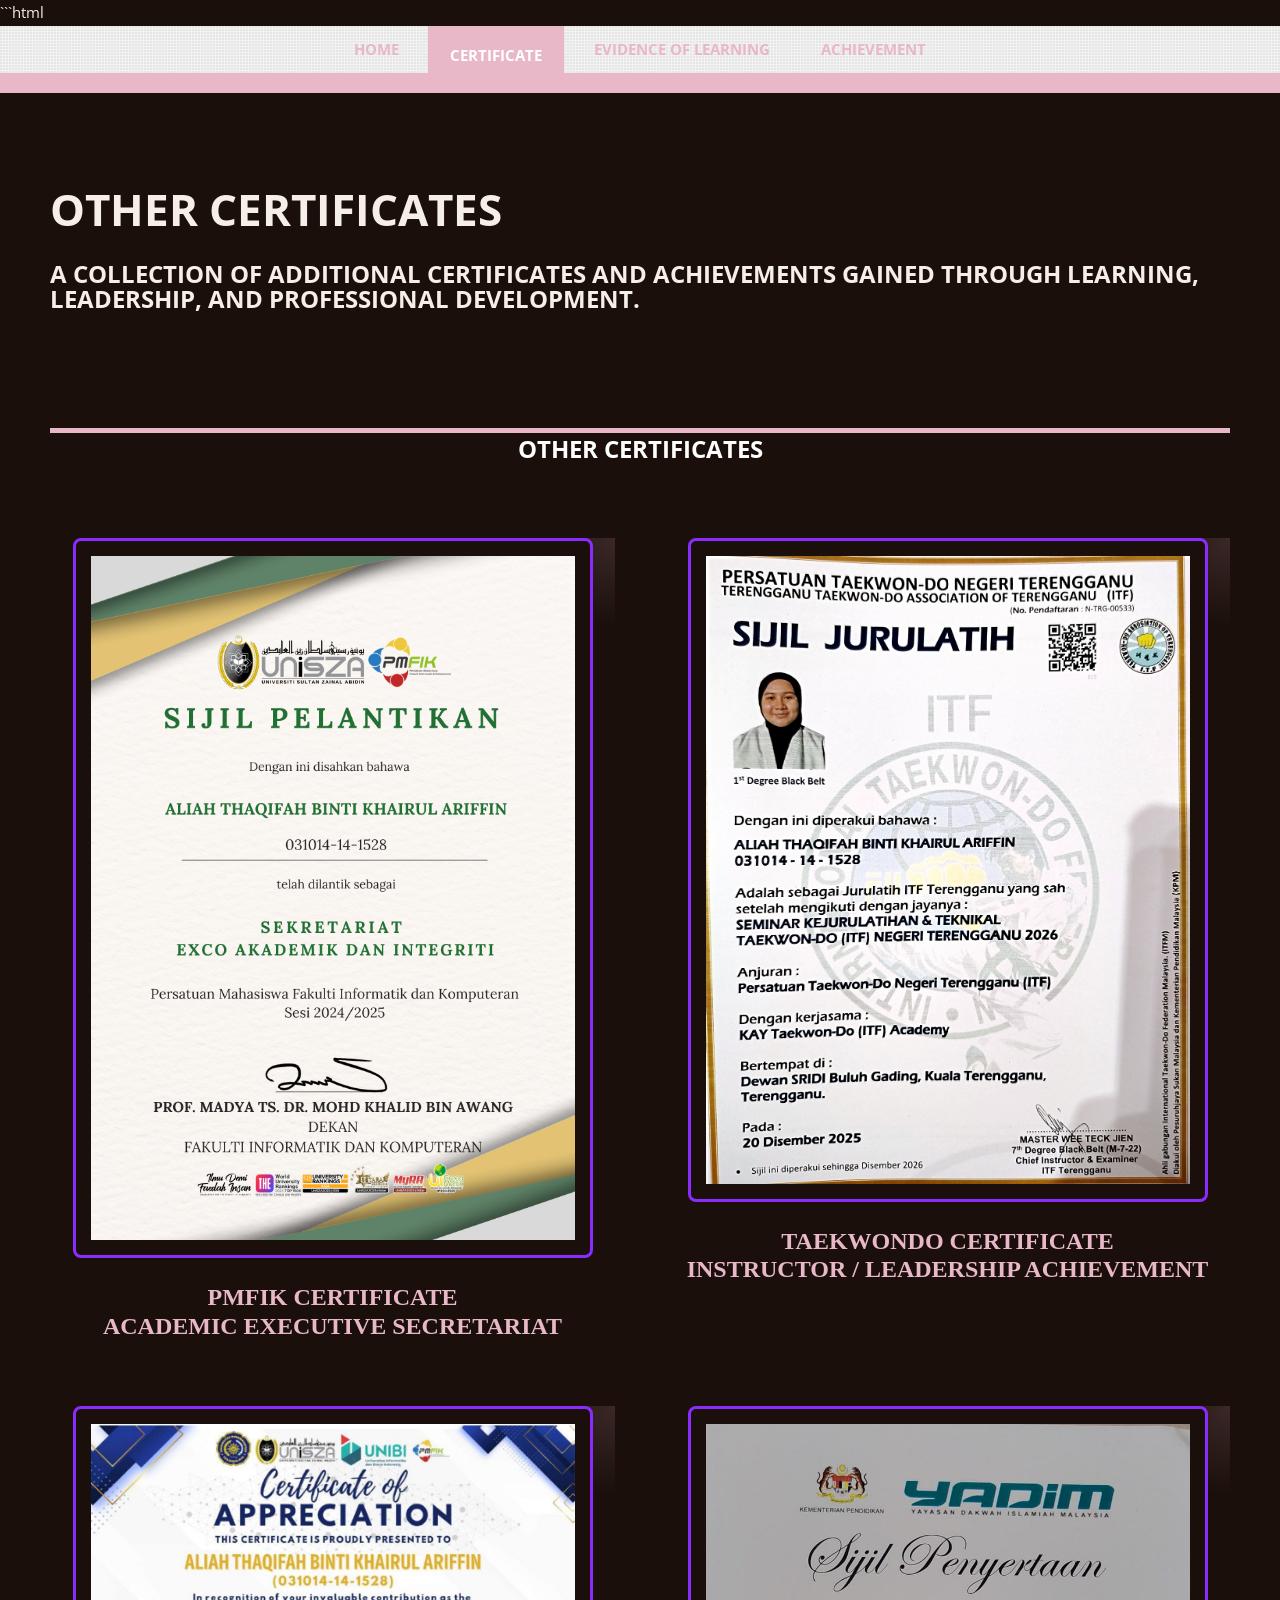
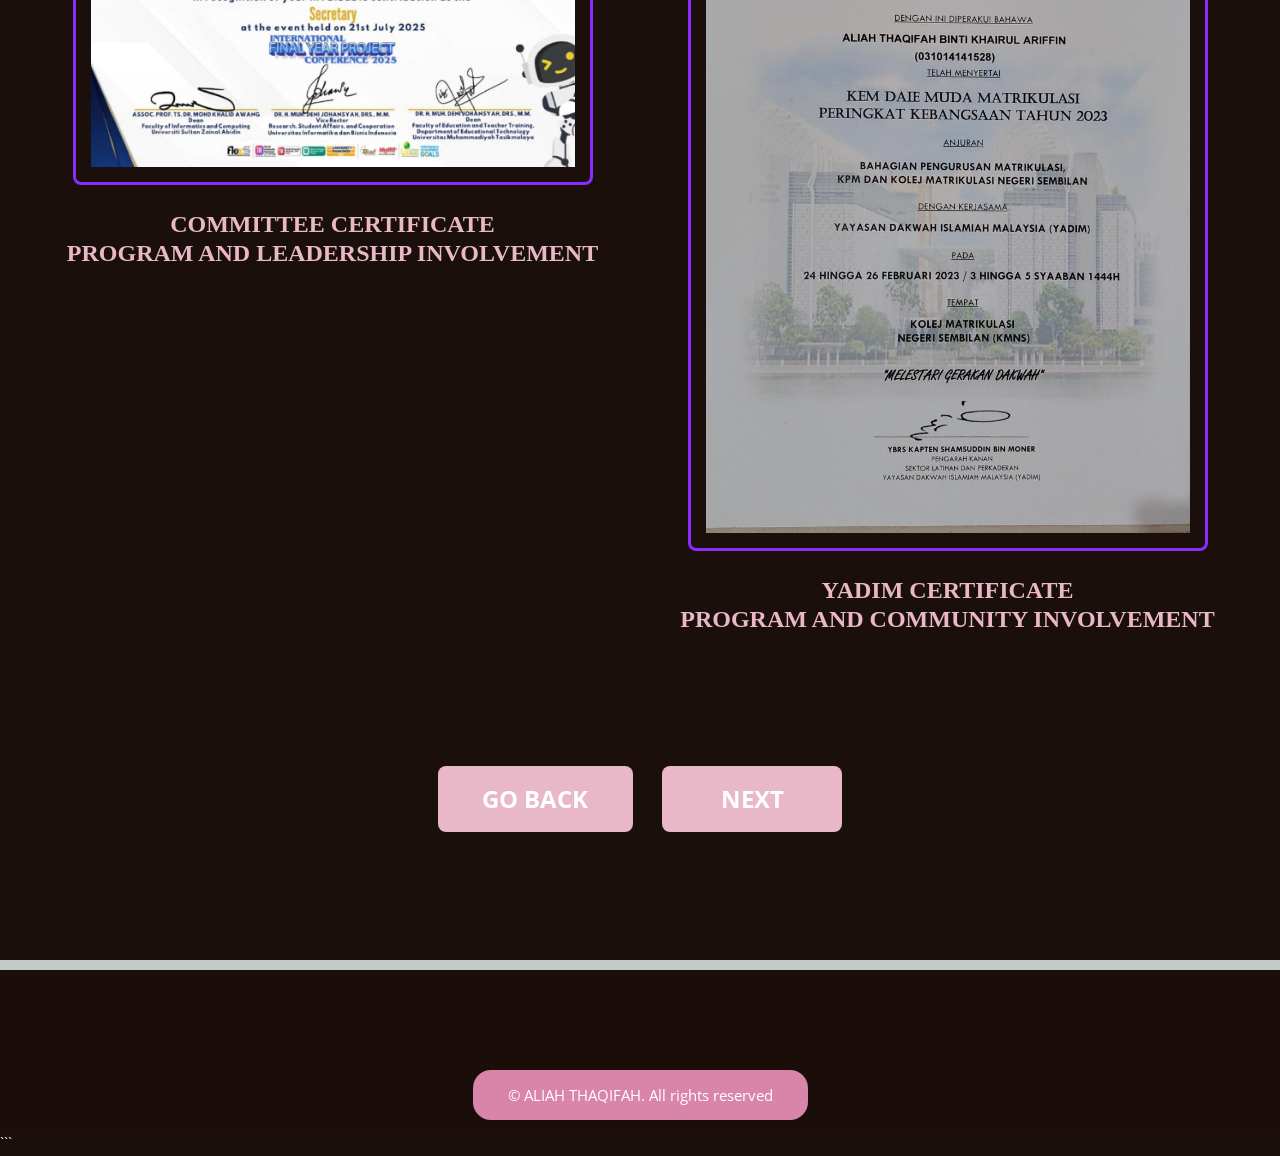
<file: Other-cert.html>
```html
<!DOCTYPE HTML>
<!--
	TXT by HTML5 UP
	html5up.net | @ajlkn
	Free for personal and commercial use under the CCA 3.0 license (html5up.net/license)
-->
<html>
	<head>
		<title>Other Certificates - TXT by HTML5 UP</title>
		<meta charset="utf-8" />
		<meta name="viewport" content="width=device-width, initial-scale=1, user-scalable=no" />
		<link rel="stylesheet" href="assets/css/main.css" />
	</head>

	<body class="is-preload">
		<div id="page-wrapper">

			<!-- Header -->
			<header id="header">
				<div class="logo container">
					<div>
						<h1><a href="index.html" id="logo">TXT</a></h1>
						<p>A responsive site template by HTML5 UP</p>
					</div>
				</div>
			</header>

			<!-- Nav -->
			<nav id="nav">
				<ul>
					<li><a href="index.html">Home</a></li>

					<li class="current">
						<a href="#">Certificate</a>
						<ul>
							<li><a href="Cisco-cert.html">Cisco Cert</a></li>
							<li><a href="Cybersecurity-cert.html">Cybersecurity Cert</a></li>
							<li><a href="Other-cert.html">Other Cert</a></li>
						</ul>
					</li>

					<li><a href="left-sidebar.html">Evidence of Learning</a></li>
					<li><a href="Achievement.html">Achievement</a></li>
				</ul>
			</nav>

			<!-- Main -->
			<section id="main">
				<div class="container">
					<div class="row">

						<div class="col-12 cert-page-content">
							<div class="content">

								<!-- Page Intro -->
								<article class="box page-content">
									<header>
										<h2>Other Certificates</h2>
										<p>A collection of additional certificates and achievements gained through learning, leadership, and professional development.</p>
									</header>
								</article>

							</div>
						</div>

						<div class="col-12">

							<!-- Other Certificates Gallery -->
							<section class="box features cert-card-section">
								<h2 class="major"><span>Other Certificates</span></h2>

								<div class="cert-card-grid">

									<!-- Certificate 1 -->
<section class="cert-card">
	<img src="images/pmfik-cert.png" alt="PMFIK Certificate">

	<h3 class="season-title">
		PMFIK Certificate<br>
		Academic Executive Secretariat
	</h3>
</section>

		<!-- Certificate 2 -->
<section class="cert-card">
	<img src="images/tae-cert.jpg" alt="Taekwondo Certificate">

	<h3 class="season-title">
		Taekwondo Certificate<br>
		Instructor / Leadership Achievement
	</h3>
</section>

									<!-- Certificate 3 -->
<section class="cert-card">
	<img src="images/commitee-cert.jpg" alt="Committee Certificate">

	<h3 class="season-title">
		Committee Certificate<br>
		Program and Leadership Involvement
	</h3>
</section>
					<!-- Certificate 4 -->
<section class="cert-card">
	<img src="images/yadim-cert.png" alt="YADIM Certificate">

	<h3 class="season-title">
		YADIM Certificate<br>
		Program and Community Involvement
	</h3>
</section>		

								</div>

								<div class="achievement-button-wrapper">
									<a href="Cybersecurity-cert.html" class="button large">Go Back</a>
									<a href="left-sidebar.html" class="button alt large">Next</a>
								</div>

							</section>

						</div>

					</div>
				</div>
			</section>

			<!-- Footer -->
			<footer id="footer">
				<div class="container">
					<div class="row gtr-200">
						<div class="col-12"></div>
						<div class="col-12"></div>
					</div>

					<!-- Copyright -->
					<div id="copyright">
						<ul class="menu">
							<li>&copy; ALIAH THAQIFAH. All rights reserved</li>
							<li>Design: <a href="http://html5up.net">HTML5 UP</a></li>
						</ul>
					</div>
				</div>
			</footer>

		</div>

		<!-- Scripts -->
		<script src="assets/js/jquery.min.js"></script>
		<script src="assets/js/jquery.dropotron.min.js"></script>
		<script src="assets/js/jquery.scrolly.min.js"></script>
		<script src="assets/js/browser.min.js"></script>
		<script src="assets/js/breakpoints.min.js"></script>
		<script src="assets/js/util.js"></script>
		<script src="assets/js/main.js"></script>

		<script>
			window.addEventListener("scroll", function () {
				document.querySelectorAll(".dropotron").forEach(function (menu) {
					menu.style.display = "none";
				});
			});
		</script>

	</body>
</html>
```
</file>
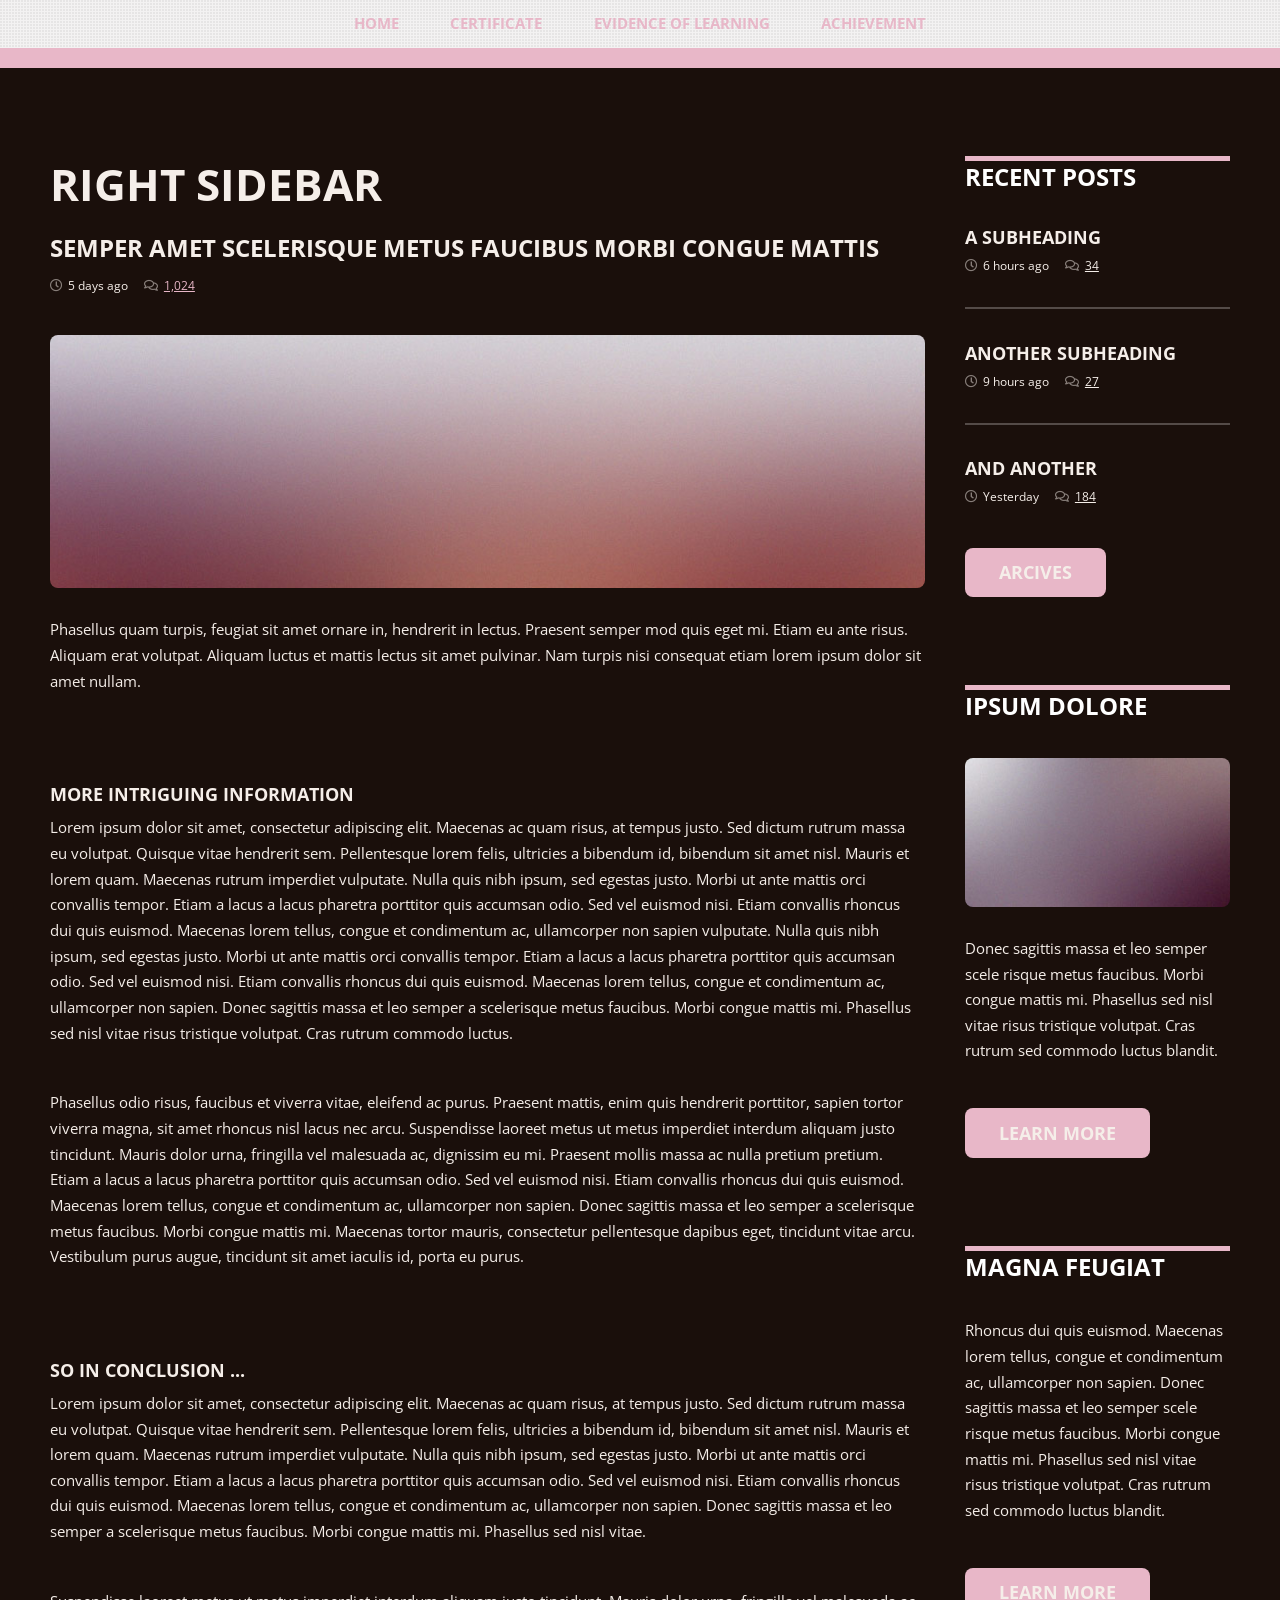
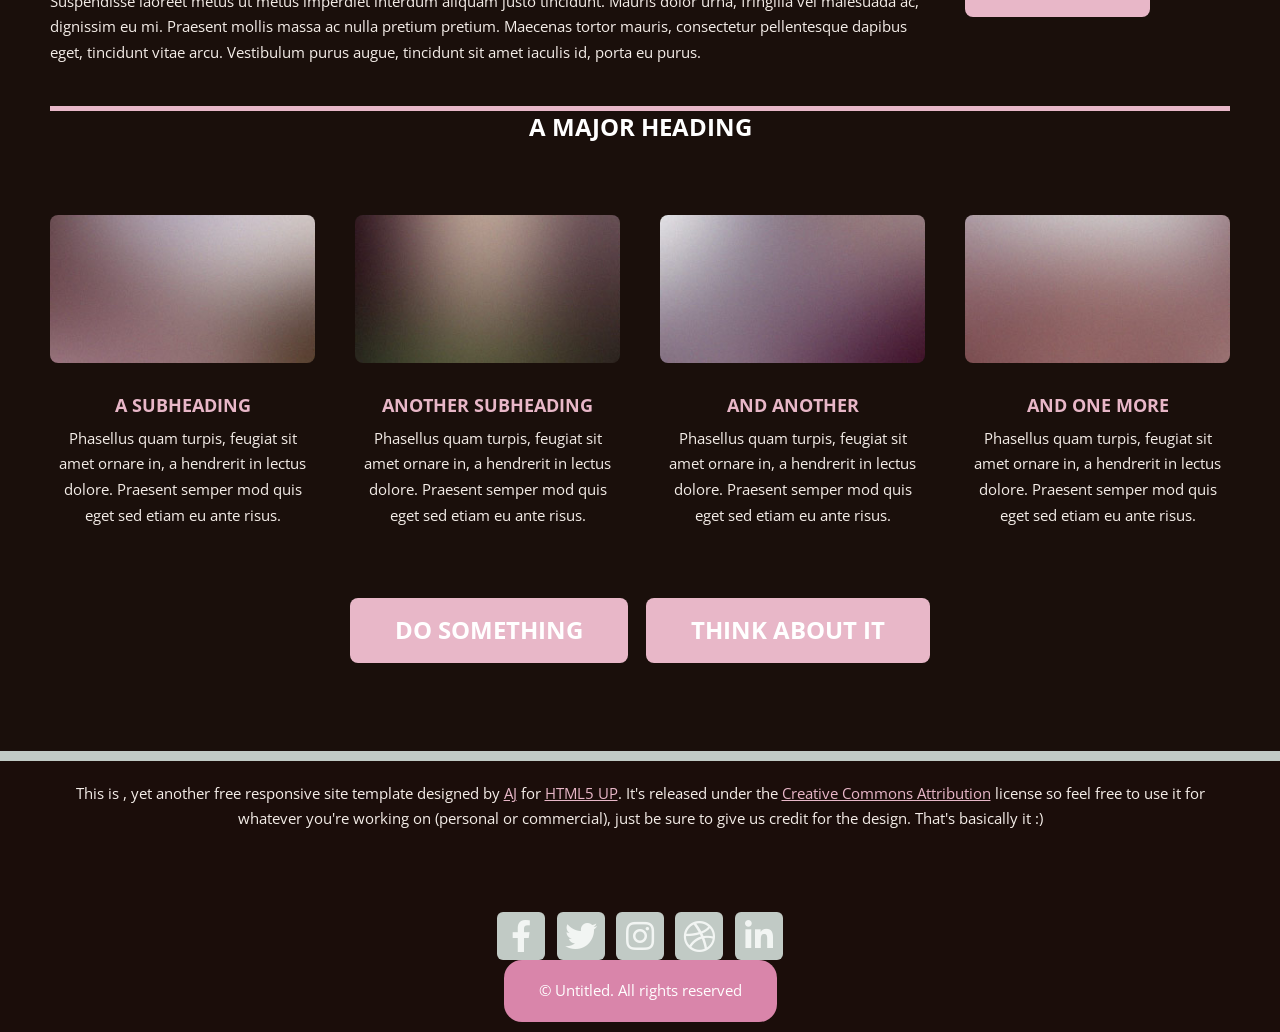
<file: right-sidebar.html>
<!DOCTYPE HTML>
<!--
	TXT by HTML5 UP
	html5up.net | @ajlkn
	Free for personal and commercial use under the CCA 3.0 license (html5up.net/license)
-->
<html>
	<head>
		<title>Right Sidebar - TXT by HTML5 UP</title>
		<meta charset="utf-8" />
		<meta name="viewport" content="width=device-width, initial-scale=1, user-scalable=no" />
		<link rel="stylesheet" href="assets/css/main.css" />
	</head>
	<body class="is-preload">
		<div id="page-wrapper">

			<!-- Header -->
				<header id="header">
					<div class="logo container">
						<div>
							<h1><a href="index.html" id="logo">TXT</a></h1>
							<p>A responsive site template by HTML5 UP</p>
						</div>
					</div>
				</header>

			<!-- Nav -->
<nav id="nav">
	<ul>
		<li><a href="index.html">Home</a></li>
		<li>
			<a href="#">Certificate</a>
			<ul>
				<li><a href="Cisco-cert.html">Cisco Cert</a></li>
				<li><a href="Cybersecurity-cert.html">Cybersecurity Cert</a></li>
				<li><a href="Other-cert.html">Other Cert</a></li>
			</ul>
		</li>
		<li><a href="left-sidebar.html">Evidence of Learning</a></li>
		<li><a href="Achievement.html">Achievement</a></li>
	</ul>
</nav>

			<!-- Main -->
				<section id="main">
					<div class="container">
						<div class="row">
							<div class="col-9 col-12-medium">
								<div class="content">

									<!-- Content -->

										<article class="box page-content">

											<header>
												<h2>Right Sidebar</h2>
												<p>Semper amet scelerisque metus faucibus morbi congue mattis</p>
												<ul class="meta">
													<li class="icon fa-clock">5 days ago</li>
													<li class="icon fa-comments"><a href="#">1,024</a></li>
												</ul>
											</header>

											<section>
												<span class="image featured"><img src="images/pic05.jpg" alt="" /></span>
												<p>
													Phasellus quam turpis, feugiat sit amet ornare in, hendrerit in lectus.
													Praesent semper mod quis eget mi. Etiam eu ante risus. Aliquam erat volutpat.
													Aliquam luctus et mattis lectus sit amet pulvinar. Nam turpis nisi
													consequat etiam lorem ipsum dolor sit amet nullam.
												</p>
											</section>

											<section>
												<h3>More intriguing information</h3>
												<p>
													Lorem ipsum dolor sit amet, consectetur adipiscing elit. Maecenas ac quam risus, at tempus
													justo. Sed dictum rutrum massa eu volutpat. Quisque vitae hendrerit sem. Pellentesque lorem felis,
													ultricies a bibendum id, bibendum sit amet nisl. Mauris et lorem quam. Maecenas rutrum imperdiet
													vulputate. Nulla quis nibh ipsum, sed egestas justo. Morbi ut ante mattis orci convallis tempor.
													Etiam a lacus a lacus pharetra porttitor quis accumsan odio. Sed vel euismod nisi. Etiam convallis
													rhoncus dui quis euismod. Maecenas lorem tellus, congue et condimentum ac, ullamcorper non sapien
													vulputate. Nulla quis nibh ipsum, sed egestas justo. Morbi ut ante mattis orci convallis tempor.
													Etiam a lacus a lacus pharetra porttitor quis accumsan odio. Sed vel euismod nisi. Etiam convallis
													rhoncus dui quis euismod. Maecenas lorem tellus, congue et condimentum ac, ullamcorper non sapien.
													Donec sagittis massa et leo semper a scelerisque metus faucibus. Morbi congue mattis mi.
													Phasellus sed nisl vitae risus tristique volutpat. Cras rutrum commodo luctus.
												</p>
												<p>
													Phasellus odio risus, faucibus et viverra vitae, eleifend ac purus. Praesent mattis, enim
													quis hendrerit porttitor, sapien tortor viverra magna, sit amet rhoncus nisl lacus nec arcu.
													Suspendisse laoreet metus ut metus imperdiet interdum aliquam justo tincidunt. Mauris dolor urna,
													fringilla vel malesuada ac, dignissim eu mi. Praesent mollis massa ac nulla pretium pretium.
													Etiam a lacus a lacus pharetra porttitor quis accumsan odio. Sed vel euismod nisi. Etiam convallis
													rhoncus dui quis euismod. Maecenas lorem tellus, congue et condimentum ac, ullamcorper non sapien.
													Donec sagittis massa et leo semper a scelerisque metus faucibus. Morbi congue mattis mi.
													Maecenas tortor mauris, consectetur pellentesque dapibus eget, tincidunt vitae arcu.
													Vestibulum purus augue, tincidunt sit amet iaculis id, porta eu purus.
												</p>
											</section>

											<section>
												<h3>So in conclusion ...</h3>
												<p>
													Lorem ipsum dolor sit amet, consectetur adipiscing elit. Maecenas ac quam risus, at tempus
													justo. Sed dictum rutrum massa eu volutpat. Quisque vitae hendrerit sem. Pellentesque lorem felis,
													ultricies a bibendum id, bibendum sit amet nisl. Mauris et lorem quam. Maecenas rutrum imperdiet
													vulputate. Nulla quis nibh ipsum, sed egestas justo. Morbi ut ante mattis orci convallis tempor.
													Etiam a lacus a lacus pharetra porttitor quis accumsan odio. Sed vel euismod nisi. Etiam convallis
													rhoncus dui quis euismod. Maecenas lorem tellus, congue et condimentum ac, ullamcorper non sapien.
													Donec sagittis massa et leo semper a scelerisque metus faucibus. Morbi congue mattis mi.
													Phasellus sed nisl vitae.
												</p>
												<p>
													Suspendisse laoreet metus ut metus imperdiet interdum aliquam justo tincidunt. Mauris dolor urna,
													fringilla vel malesuada ac, dignissim eu mi. Praesent mollis massa ac nulla pretium pretium.
													Maecenas tortor mauris, consectetur pellentesque dapibus eget, tincidunt vitae arcu.
													Vestibulum purus augue, tincidunt sit amet iaculis id, porta eu purus.
												</p>
											</section>

										</article>

								</div>
							</div>
							<div class="col-3 col-12-medium">
								<div class="sidebar">

									<!-- Sidebar -->

										<!-- Recent Posts -->
											<section>
												<h2 class="major"><span>Recent Posts</span></h2>
												<ul class="divided">
													<li>
														<article class="box post-summary">
															<h3><a href="#">A Subheading</a></h3>
															<ul class="meta">
																<li class="icon fa-clock">6 hours ago</li>
																<li class="icon fa-comments"><a href="#">34</a></li>
															</ul>
														</article>
													</li>
													<li>
														<article class="box post-summary">
															<h3><a href="#">Another Subheading</a></h3>
															<ul class="meta">
																<li class="icon fa-clock">9 hours ago</li>
																<li class="icon fa-comments"><a href="#">27</a></li>
															</ul>
														</article>
													</li>
													<li>
														<article class="box post-summary">
															<h3><a href="#">And Another</a></h3>
															<ul class="meta">
																<li class="icon fa-clock">Yesterday</li>
																<li class="icon fa-comments"><a href="#">184</a></li>
															</ul>
														</article>
													</li>
												</ul>
												<a href="#" class="button alt">Arcives</a>
											</section>

										<!-- Something -->
											<section>
												<h2 class="major"><span>Ipsum Dolore</span></h2>
												<a href="#" class="image featured"><img src="images/pic03.jpg" alt="" /></a>
												<p>
													Donec sagittis massa et leo semper scele risque metus faucibus. Morbi congue mattis mi.
													Phasellus sed nisl vitae risus tristique volutpat. Cras rutrum sed commodo luctus blandit.
												</p>
												<a href="#" class="button alt">Learn more</a>
											</section>

										<!-- Something -->
											<section>
												<h2 class="major"><span>Magna Feugiat</span></h2>
												<p>
													Rhoncus dui quis euismod. Maecenas lorem tellus, congue et condimentum ac, ullamcorper non sapien.
													Donec sagittis massa et leo semper scele risque metus faucibus. Morbi congue mattis mi.
													Phasellus sed nisl vitae risus tristique volutpat. Cras rutrum sed commodo luctus blandit.
												</p>
												<a href="#" class="button alt">Learn more</a>
											</section>

								</div>
							</div>
							<div class="col-12">

								<!-- Features -->
									<section class="box features">
										<h2 class="major"><span>A Major Heading</span></h2>
										<div>
											<div class="row">
												<div class="col-3 col-6-medium col-12-small">

													<!-- Feature -->
														<section class="box feature">
															<a href="#" class="image featured"><img src="images/pic01.jpg" alt="" /></a>
															<h3><a href="#">A Subheading</a></h3>
															<p>
																Phasellus quam turpis, feugiat sit amet ornare in, a hendrerit in
																lectus dolore. Praesent semper mod quis eget sed etiam eu ante risus.
															</p>
														</section>

												</div>
												<div class="col-3 col-6-medium col-12-small">

													<!-- Feature -->
														<section class="box feature">
															<a href="#" class="image featured"><img src="images/pic02.jpg" alt="" /></a>
															<h3><a href="#">Another Subheading</a></h3>
															<p>
																Phasellus quam turpis, feugiat sit amet ornare in, a hendrerit in
																lectus dolore. Praesent semper mod quis eget sed etiam eu ante risus.
															</p>
														</section>

												</div>
												<div class="col-3 col-6-medium col-12-small">

													<!-- Feature -->
														<section class="box feature">
															<a href="#" class="image featured"><img src="images/pic03.jpg" alt="" /></a>
															<h3><a href="#">And Another</a></h3>
															<p>
																Phasellus quam turpis, feugiat sit amet ornare in, a hendrerit in
																lectus dolore. Praesent semper mod quis eget sed etiam eu ante risus.
															</p>
														</section>

												</div>
												<div class="col-3 col-6-medium col-12-small">

													<!-- Feature -->
														<section class="box feature">
															<a href="#" class="image featured"><img src="images/pic04.jpg" alt="" /></a>
															<h3><a href="#">And One More</a></h3>
															<p>
																Phasellus quam turpis, feugiat sit amet ornare in, a hendrerit in
																lectus dolore. Praesent semper mod quis eget sed etiam eu ante risus.
															</p>
														</section>

												</div>
												<div class="col-12">
													<ul class="actions">
														<li><a href="#" class="button large">Do Something</a></li>
														<li><a href="#" class="button alt large">Think About It</a></li>
													</ul>
												</div>
											</div>
										</div>
									</section>

							</div>
						</div>
					</div>
				</section>

			<!-- Footer -->
				<footer id="footer">
					<div class="container">
						<div class="row gtr-200">
							<div class="col-12">

								<!-- About -->
									<section>
										<h2 class="major"><span>What's this about?</span></h2>
										<p>
											This is <strong>TXT</strong>, yet another free responsive site template designed by
											<a href="https://twitter.com/ajlkn">AJ</a> for <a href="http://html5up.net">HTML5 UP</a>. It's released under the
											<a href="http://html5up.net/license/">Creative Commons Attribution</a> license so feel free to use it for
											whatever you're working on (personal or commercial), just be sure to give us credit for the design.
											That's basically it :)
										</p>
									</section>

							</div>
							<div class="col-12">

								<!-- Contact -->
									<section>
										<h2 class="major"><span>Get in touch</span></h2>
										<ul class="contact">
											<li><a class="icon brands fa-facebook-f" href="#"><span class="label">Facebook</span></a></li>
											<li><a class="icon brands fa-twitter" href="#"><span class="label">Twitter</span></a></li>
											<li><a class="icon brands fa-instagram" href="#"><span class="label">Instagram</span></a></li>
											<li><a class="icon brands fa-dribbble" href="#"><span class="label">Dribbble</span></a></li>
											<li><a class="icon brands fa-linkedin-in" href="#"><span class="label">LinkedIn</span></a></li>
										</ul>
									</section>

							</div>
						</div>

						<!-- Copyright -->
							<div id="copyright">
								<ul class="menu">
									<li>&copy; Untitled. All rights reserved</li><li>Design: <a href="http://html5up.net">HTML5 UP</a></li>
								</ul>
							</div>

					</div>
				</footer>

		</div>

		<!-- Scripts -->
			<script src="assets/js/jquery.min.js"></script>
			<script src="assets/js/jquery.dropotron.min.js"></script>
			<script src="assets/js/jquery.scrolly.min.js"></script>
			<script src="assets/js/browser.min.js"></script>
			<script src="assets/js/breakpoints.min.js"></script>
			<script src="assets/js/util.js"></script>
			<script src="assets/js/main.js"></script>

	</body>
</html>
</file>
<file: assets/css/main.css>
@import url("fontawesome-all.min.css");
@import url("https://fonts.googleapis.com/css?family=Open+Sans:400,400italic,700,700italic|Open+Sans+Condensed:700");

/*
	TXT by HTML5 UP
	html5up.net | @ajlkn
	Free for personal and commercial use under the CCA 3.0 license (html5up.net/license)
*/

html, body, div, span, applet, object,
iframe, h1, h2, h3, h4, h5, h6, p, blockquote,
pre, a, abbr, acronym, address, big, cite,
code, del, dfn, em, img, ins, kbd, q, s, samp,
small, strike, strong, sub, sup, tt, var, b,
u, i, center, dl, dt, dd, ol, ul, li, fieldset,
form, label, legend, table, caption, tbody,
tfoot, thead, tr, th, td, article, aside,
canvas, details, embed, figure, figcaption,
footer, header, hgroup, menu, nav, output, ruby,
section, summary, time, mark, audio, video {
	margin: 0;
	padding: 0;
	border: 0;
	font-size: 100%;
	font: inherit;
	vertical-align: baseline;}

article, aside, details, figcaption, figure,
footer, header, hgroup, menu, nav, section {
	display: block;}

body {
	line-height: 1;
}

ol, ul {
	list-style: none;
}

blockquote, q {
	quotes: none;
}

	blockquote:before, blockquote:after, q:before, q:after {
		content: '';
		content: none;
	}

table {
	border-collapse: collapse;
	border-spacing: 0;
}

body {
	-webkit-text-size-adjust: none;
}

mark {
	background-color: transparent;
	color: inherit;
}

input::-moz-focus-inner {
	border: 0;
	padding: 0;
}

input, select, textarea {
	-moz-appearance: none;
	-webkit-appearance: none;
	-ms-appearance: none;
	appearance: none;
}

/* Basic */

	html {
		box-sizing: border-box;
	}

	*, *:before, *:after {
		box-sizing: inherit;
	}

	body {
		background: #f2f5f3;
	}

		body.is-preload *, body.is-preload *:before, body.is-preload *:after {
			-moz-animation: none !important;
			-webkit-animation: none !important;
			-ms-animation: none !important;
			animation: none !important;
			-moz-transition: none !important;
			-webkit-transition: none !important;
			-ms-transition: none !important;
			transition: none !important;
		}

	body, input, textarea, select {
		font-family: 'Open Sans', sans-serif;
		font-weight: 400;
		color: #6b7770;
		font-size: 13pt;
		line-height: 2em;
	}

	h1, h2, h3, h4, h5, h6 {
		font-family: 'Open Sans Condensed', sans-serif;
		font-weight: 700;
		text-transform: uppercase;
		color: #6b7770;
		margin: 0 0 0.5em 0;
		line-height: 1.3;
	}

	h1 a, h2 a, h3 a, h4 a, h5 a, h6 a {
		text-decoration: none;
		color: inherit;
	}

	h2 {
		font-size: 1.65em;
	}

		h2.major {
			border-top: solid 5px #e7eae8;
			font-size: 1.65em;
			text-align: center;
			margin: 0 0 3em 0;
			top: 0.775em;
		}

			h2.major span {
				background: #fff;
				display: inline-block;
				top: -0.775em;
				padding: 0 1.25em 0 1.25em;
			}

	h3, h4 {
		font-size: 1.25em;
	}

	a {
		color: #006376;
		text-decoration: underline;
	}

		a:hover {
			text-decoration: none;
		}

	b, strong {
		font-weight: 700;
		color: #6b7770;
	}

	i, em {
		font-style: italic;
	}

	br.clear {
		clear: both;
	}

	sub {
		top: 0.5em;
		font-size: 0.8em;
	}

	sup {
		top: -0.5em;
		font-size: 0.8em;
	}

	hr {
		border: 0;
		border-top: solid 2px #E7EAE8;
		margin: 0 0 3em 0;
	}

	blockquote {
		border-left: solid 5px #E7EAE8;
		padding: 1em 0 1em 1.5em;
		font-style: italic;
	}

	p, ul, ol, dl, table {
		margin-bottom: 3em;
	}

/* Section/Article */

	section, article {
		margin-bottom: 6em;
	}

		section > :last-child, section:last-child, article > :last-child, article:last-child {
			margin-bottom: 0;
		}

	header > p {
		display: block;
		font-family: 'Open Sans Condensed', sans-serif;
		font-weight: 700;
		text-transform: uppercase;
		color: #c1cac5;
	}

/* Container */

	.container {
		margin: 0 auto;
		max-width: 100%;
		width: 64em;
	}

		@media screen and (max-width: 1680px) {

			.container {
				width: 75em;
			}

		}

		@media screen and (max-width: 1280px) {

			.container {
				width: calc(100% - 100px);
			}

		}

		@media screen and (max-width: 980px) {

			.container {
				width: calc(100% - 100px);
			}

		}

		@media screen and (max-width: 736px) {

			.container {
				width: calc(100% - 40px);
			}

		}

		@media screen and (max-width: 360px) {

			.container {
				width: calc(100% - 30px);
			}

		}

/* Row */

	.row {
		display: flex;
		flex-wrap: wrap;
		box-sizing: border-box;
		align-items: stretch;
	}

		.row > * {
			box-sizing: border-box;
		}

		.row.gtr-uniform > * > :last-child {
			margin-bottom: 0;
		}

		.row.aln-left {
			justify-content: flex-start;
		}

		.row.aln-center {
			justify-content: center;
		}

		.row.aln-right {
			justify-content: flex-end;
		}

		.row.aln-top {
			align-items: flex-start;
		}

		.row.aln-middle {
			align-items: center;
		}

		.row.aln-bottom {
			align-items: flex-end;
		}

		.row > .imp {
			order: -1;
		}

		.row > .col-1 {
			width: 8.33333%;
		}

		.row > .off-1 {
			margin-left: 8.33333%;
		}

		.row > .col-2 {
			width: 16.66667%;
		}

		.row > .off-2 {
			margin-left: 16.66667%;
		}

		.row > .col-3 {
			width: 25%;
		}

		.row > .off-3 {
			margin-left: 25%;
		}

		.row > .col-4 {
			width: 33.33333%;
		}

		.row > .off-4 {
			margin-left: 33.33333%;
		}

		.row > .col-5 {
			width: 41.66667%;
		}

		.row > .off-5 {
			margin-left: 41.66667%;
		}

		.row > .col-6 {
			width: 50%;
		}

		.row > .off-6 {
			margin-left: 50%;
		}

		.row > .col-7 {
			width: 58.33333%;
		}

		.row > .off-7 {
			margin-left: 58.33333%;
		}

		.row > .col-8 {
			width: 66.66667%;
		}

		.row > .off-8 {
			margin-left: 66.66667%;
		}

		.row > .col-9 {
			width: 75%;
		}

		.row > .off-9 {
			margin-left: 75%;
		}

		.row > .col-10 {
			width: 83.33333%;
		}

		.row > .off-10 {
			margin-left: 83.33333%;
		}

		.row > .col-11 {
			width: 91.66667%;
		}

		.row > .off-11 {
			margin-left: 91.66667%;
		}

		.row > .col-12 {
			width: 100%;
		}

		.row > .off-12 {
			margin-left: 100%;
		}

		.row.gtr-0 {
			margin-top: 0px;
			margin-left: 0px;
		}

			.row.gtr-0 > * {
				padding: 0px 0 0 0px;
			}

			.row.gtr-0.gtr-uniform {
				margin-top: 0px;
			}

				.row.gtr-0.gtr-uniform > * {
					padding-top: 0px;
				}

		.row.gtr-25 {
			margin-top: -12.5px;
			margin-left: -12.5px;
		}

			.row.gtr-25 > * {
				padding: 12.5px 0 0 12.5px;
			}

			.row.gtr-25.gtr-uniform {
				margin-top: -12.5px;
			}

				.row.gtr-25.gtr-uniform > * {
					padding-top: 12.5px;
				}

		.row.gtr-50 {
			margin-top: -25px;
			margin-left: -25px;
		}

			.row.gtr-50 > * {
				padding: 25px 0 0 25px;
			}

			.row.gtr-50.gtr-uniform {
				margin-top: -25px;
			}

				.row.gtr-50.gtr-uniform > * {
					padding-top: 25px;
				}

		.row {
			margin-top: -50px;
			margin-left: -50px;
		}

			.row > * {
				padding: 50px 0 0 50px;
			}

			.row.gtr-uniform {
				margin-top: -50px;
			}

				.row.gtr-uniform > * {
					padding-top: 50px;
				}

		.row.gtr-150 {
			margin-top: -75px;
			margin-left: -75px;
		}

			.row.gtr-150 > * {
				padding: 75px 0 0 75px;
			}

			.row.gtr-150.gtr-uniform {
				margin-top: -75px;
			}

				.row.gtr-150.gtr-uniform > * {
					padding-top: 75px;
				}

		.row.gtr-200 {
			margin-top: -100px;
			margin-left: -100px;
		}

			.row.gtr-200 > * {
				padding: 100px 0 0 100px;
			}

			.row.gtr-200.gtr-uniform {
				margin-top: -100px;
			}

				.row.gtr-200.gtr-uniform > * {
					padding-top: 100px;
				}

		@media screen and (max-width: 1680px) {

			.row {
				display: flex;
				flex-wrap: wrap;
				box-sizing: border-box;
				align-items: stretch;
			}

				.row > * {
					box-sizing: border-box;
				}

				.row.gtr-uniform > * > :last-child {
					margin-bottom: 0;
				}

				.row.aln-left {
					justify-content: flex-start;
				}

				.row.aln-center {
					justify-content: center;
				}

				.row.aln-right {
					justify-content: flex-end;
				}

				.row.aln-top {
					align-items: flex-start;
				}

				.row.aln-middle {
					align-items: center;
				}

				.row.aln-bottom {
					align-items: flex-end;
				}

				.row > .imp-xlarge {
					order: -1;
				}

				.row > .col-1-xlarge {
					width: 8.33333%;
				}

				.row > .off-1-xlarge {
					margin-left: 8.33333%;
				}

				.row > .col-2-xlarge {
					width: 16.66667%;
				}

				.row > .off-2-xlarge {
					margin-left: 16.66667%;
				}

				.row > .col-3-xlarge {
					width: 25%;
				}

				.row > .off-3-xlarge {
					margin-left: 25%;
				}

				.row > .col-4-xlarge {
					width: 33.33333%;
				}

				.row > .off-4-xlarge {
					margin-left: 33.33333%;
				}

				.row > .col-5-xlarge {
					width: 41.66667%;
				}

				.row > .off-5-xlarge {
					margin-left: 41.66667%;
				}

				.row > .col-6-xlarge {
					width: 50%;
				}

				.row > .off-6-xlarge {
					margin-left: 50%;
				}

				.row > .col-7-xlarge {
					width: 58.33333%;
				}

				.row > .off-7-xlarge {
					margin-left: 58.33333%;
				}

				.row > .col-8-xlarge {
					width: 66.66667%;
				}

				.row > .off-8-xlarge {
					margin-left: 66.66667%;
				}

				.row > .col-9-xlarge {
					width: 75%;
				}

				.row > .off-9-xlarge {
					margin-left: 75%;
				}

				.row > .col-10-xlarge {
					width: 83.33333%;
				}

				.row > .off-10-xlarge {
					margin-left: 83.33333%;
				}

				.row > .col-11-xlarge {
					width: 91.66667%;
				}

				.row > .off-11-xlarge {
					margin-left: 91.66667%;
				}

				.row > .col-12-xlarge {
					width: 100%;
				}

				.row > .off-12-xlarge {
					margin-left: 100%;
				}

				.row.gtr-0 {
					margin-top: 0px;
					margin-left: 0px;
				}

					.row.gtr-0 > * {
						padding: 0px 0 0 0px;
					}

					.row.gtr-0.gtr-uniform {
						margin-top: 0px;
					}

						.row.gtr-0.gtr-uniform > * {
							padding-top: 0px;
						}

				.row.gtr-25 {
					margin-top: -12.5px;
					margin-left: -12.5px;
				}

					.row.gtr-25 > * {
						padding: 12.5px 0 0 12.5px;
					}

					.row.gtr-25.gtr-uniform {
						margin-top: -12.5px;
					}

						.row.gtr-25.gtr-uniform > * {
							padding-top: 12.5px;
						}

				.row.gtr-50 {
					margin-top: -25px;
					margin-left: -25px;
				}

					.row.gtr-50 > * {
						padding: 25px 0 0 25px;
					}

					.row.gtr-50.gtr-uniform {
						margin-top: -25px;
					}

						.row.gtr-50.gtr-uniform > * {
							padding-top: 25px;
						}

				.row {
					margin-top: -50px;
					margin-left: -50px;
				}

					.row > * {
						padding: 50px 0 0 50px;
					}

					.row.gtr-uniform {
						margin-top: -50px;
					}

						.row.gtr-uniform > * {
							padding-top: 50px;
						}

				.row.gtr-150 {
					margin-top: -75px;
					margin-left: -75px;
				}

					.row.gtr-150 > * {
						padding: 75px 0 0 75px;
					}

					.row.gtr-150.gtr-uniform {
						margin-top: -75px;
					}

						.row.gtr-150.gtr-uniform > * {
							padding-top: 75px;
						}

				.row.gtr-200 {
					margin-top: -100px;
					margin-left: -100px;
				}

					.row.gtr-200 > * {
						padding: 100px 0 0 100px;
					}

					.row.gtr-200.gtr-uniform {
						margin-top: -100px;
					}

						.row.gtr-200.gtr-uniform > * {
							padding-top: 100px;
						}

		}

		@media screen and (max-width: 1280px) {

			.row {
				display: flex;
				flex-wrap: wrap;
				box-sizing: border-box;
				align-items: stretch;
			}

				.row > * {
					box-sizing: border-box;
				}

				.row.gtr-uniform > * > :last-child {
					margin-bottom: 0;
				}

				.row.aln-left {
					justify-content: flex-start;
				}

				.row.aln-center {
					justify-content: center;
				}

				.row.aln-right {
					justify-content: flex-end;
				}

				.row.aln-top {
					align-items: flex-start;
				}

				.row.aln-middle {
					align-items: center;
				}

				.row.aln-bottom {
					align-items: flex-end;
				}

				.row > .imp-large {
					order: -1;
				}

				.row > .col-1-large {
					width: 8.33333%;
				}

				.row > .off-1-large {
					margin-left: 8.33333%;
				}

				.row > .col-2-large {
					width: 16.66667%;
				}

				.row > .off-2-large {
					margin-left: 16.66667%;
				}

				.row > .col-3-large {
					width: 25%;
				}

				.row > .off-3-large {
					margin-left: 25%;
				}

				.row > .col-4-large {
					width: 33.33333%;
				}

				.row > .off-4-large {
					margin-left: 33.33333%;
				}

				.row > .col-5-large {
					width: 41.66667%;
				}

				.row > .off-5-large {
					margin-left: 41.66667%;
				}

				.row > .col-6-large {
					width: 50%;
				}

				.row > .off-6-large {
					margin-left: 50%;
				}

				.row > .col-7-large {
					width: 58.33333%;
				}

				.row > .off-7-large {
					margin-left: 58.33333%;
				}

				.row > .col-8-large {
					width: 66.66667%;
				}

				.row > .off-8-large {
					margin-left: 66.66667%;
				}

				.row > .col-9-large {
					width: 75%;
				}

				.row > .off-9-large {
					margin-left: 75%;
				}

				.row > .col-10-large {
					width: 83.33333%;
				}

				.row > .off-10-large {
					margin-left: 83.33333%;
				}

				.row > .col-11-large {
					width: 91.66667%;
				}

				.row > .off-11-large {
					margin-left: 91.66667%;
				}

				.row > .col-12-large {
					width: 100%;
				}

				.row > .off-12-large {
					margin-left: 100%;
				}

				.row.gtr-0 {
					margin-top: 0px;
					margin-left: 0px;
				}

					.row.gtr-0 > * {
						padding: 0px 0 0 0px;
					}

					.row.gtr-0.gtr-uniform {
						margin-top: 0px;
					}

						.row.gtr-0.gtr-uniform > * {
							padding-top: 0px;
						}

				.row.gtr-25 {
					margin-top: -10px;
					margin-left: -10px;
				}

					.row.gtr-25 > * {
						padding: 10px 0 0 10px;
					}

					.row.gtr-25.gtr-uniform {
						margin-top: -10px;
					}

						.row.gtr-25.gtr-uniform > * {
							padding-top: 10px;
						}

				.row.gtr-50 {
					margin-top: -20px;
					margin-left: -20px;
				}

					.row.gtr-50 > * {
						padding: 20px 0 0 20px;
					}

					.row.gtr-50.gtr-uniform {
						margin-top: -20px;
					}

						.row.gtr-50.gtr-uniform > * {
							padding-top: 20px;
						}

				.row {
					margin-top: -40px;
					margin-left: -40px;
				}

					.row > * {
						padding: 40px 0 0 40px;
					}

					.row.gtr-uniform {
						margin-top: -40px;
					}

						.row.gtr-uniform > * {
							padding-top: 40px;
						}

				.row.gtr-150 {
					margin-top: -60px;
					margin-left: -60px;
				}

					.row.gtr-150 > * {
						padding: 60px 0 0 60px;
					}

					.row.gtr-150.gtr-uniform {
						margin-top: -60px;
					}

						.row.gtr-150.gtr-uniform > * {
							padding-top: 60px;
						}

				.row.gtr-200 {
					margin-top: -80px;
					margin-left: -80px;
				}

					.row.gtr-200 > * {
						padding: 80px 0 0 80px;
					}

					.row.gtr-200.gtr-uniform {
						margin-top: -80px;
					}

						.row.gtr-200.gtr-uniform > * {
							padding-top: 80px;
						}

		}

		@media screen and (max-width: 980px) {

			.row {
				display: flex;
				flex-wrap: wrap;
				box-sizing: border-box;
				align-items: stretch;
			}

				.row > * {
					box-sizing: border-box;
				}

				.row.gtr-uniform > * > :last-child {
					margin-bottom: 0;
				}

				.row.aln-left {
					justify-content: flex-start;
				}

				.row.aln-center {
					justify-content: center;
				}

				.row.aln-right {
					justify-content: flex-end;
				}

				.row.aln-top {
					align-items: flex-start;
				}

				.row.aln-middle {
					align-items: center;
				}

				.row.aln-bottom {
					align-items: flex-end;
				}

				.row > .imp-medium {
					order: -1;
				}

				.row > .col-1-medium {
					width: 8.33333%;
				}

				.row > .off-1-medium {
					margin-left: 8.33333%;
				}

				.row > .col-2-medium {
					width: 16.66667%;
				}

				.row > .off-2-medium {
					margin-left: 16.66667%;
				}

				.row > .col-3-medium {
					width: 25%;
				}

				.row > .off-3-medium {
					margin-left: 25%;
				}

				.row > .col-4-medium {
					width: 33.33333%;
				}

				.row > .off-4-medium {
					margin-left: 33.33333%;
				}

				.row > .col-5-medium {
					width: 41.66667%;
				}

				.row > .off-5-medium {
					margin-left: 41.66667%;
				}

				.row > .col-6-medium {
					width: 50%;
				}

				.row > .off-6-medium {
					margin-left: 50%;
				}

				.row > .col-7-medium {
					width: 58.33333%;
				}

				.row > .off-7-medium {
					margin-left: 58.33333%;
				}

				.row > .col-8-medium {
					width: 66.66667%;
				}

				.row > .off-8-medium {
					margin-left: 66.66667%;
				}

				.row > .col-9-medium {
					width: 75%;
				}

				.row > .off-9-medium {
					margin-left: 75%;
				}

				.row > .col-10-medium {
					width: 83.33333%;
				}

				.row > .off-10-medium {
					margin-left: 83.33333%;
				}

				.row > .col-11-medium {
					width: 91.66667%;
				}

				.row > .off-11-medium {
					margin-left: 91.66667%;
				}

				.row > .col-12-medium {
					width: 100%;
				}

				.row > .off-12-medium {
					margin-left: 100%;
				}

				.row.gtr-0 {
					margin-top: 0px;
					margin-left: 0px;
				}

					.row.gtr-0 > * {
						padding: 0px 0 0 0px;
					}

					.row.gtr-0.gtr-uniform {
						margin-top: 0px;
					}

						.row.gtr-0.gtr-uniform > * {
							padding-top: 0px;
						}

				.row.gtr-25 {
					margin-top: -12.5px;
					margin-left: -12.5px;
				}

					.row.gtr-25 > * {
						padding: 12.5px 0 0 12.5px;
					}

					.row.gtr-25.gtr-uniform {
						margin-top: -12.5px;
					}

						.row.gtr-25.gtr-uniform > * {
							padding-top: 12.5px;
						}

				.row.gtr-50 {
					margin-top: -25px;
					margin-left: -25px;
				}

					.row.gtr-50 > * {
						padding: 25px 0 0 25px;
					}

					.row.gtr-50.gtr-uniform {
						margin-top: -25px;
					}

						.row.gtr-50.gtr-uniform > * {
							padding-top: 25px;
						}

				.row {
					margin-top: -50px;
					margin-left: -50px;
				}

					.row > * {
						padding: 50px 0 0 50px;
					}

					.row.gtr-uniform {
						margin-top: -50px;
					}

						.row.gtr-uniform > * {
							padding-top: 50px;
						}

				.row.gtr-150 {
					margin-top: -75px;
					margin-left: -75px;
				}

					.row.gtr-150 > * {
						padding: 75px 0 0 75px;
					}

					.row.gtr-150.gtr-uniform {
						margin-top: -75px;
					}

						.row.gtr-150.gtr-uniform > * {
							padding-top: 75px;
						}

				.row.gtr-200 {
					margin-top: -100px;
					margin-left: -100px;
				}

					.row.gtr-200 > * {
						padding: 100px 0 0 100px;
					}

					.row.gtr-200.gtr-uniform {
						margin-top: -100px;
					}

						.row.gtr-200.gtr-uniform > * {
							padding-top: 100px;
						}

		}

		@media screen and (max-width: 736px) {

			.row {
				display: flex;
				flex-wrap: wrap;
				box-sizing: border-box;
				align-items: stretch;
			}

				.row > * {
					box-sizing: border-box;
				}

				.row.gtr-uniform > * > :last-child {
					margin-bottom: 0;
				}

				.row.aln-left {
					justify-content: flex-start;
				}

				.row.aln-center {
					justify-content: center;
				}

				.row.aln-right {
					justify-content: flex-end;
				}

				.row.aln-top {
					align-items: flex-start;
				}

				.row.aln-middle {
					align-items: center;
				}

				.row.aln-bottom {
					align-items: flex-end;
				}

				.row > .imp-small {
					order: -1;
				}

				.row > .col-1-small {
					width: 8.33333%;
				}

				.row > .off-1-small {
					margin-left: 8.33333%;
				}

				.row > .col-2-small {
					width: 16.66667%;
				}

				.row > .off-2-small {
					margin-left: 16.66667%;
				}

				.row > .col-3-small {
					width: 25%;
				}

				.row > .off-3-small {
					margin-left: 25%;
				}

				.row > .col-4-small {
					width: 33.33333%;
				}

				.row > .off-4-small {
					margin-left: 33.33333%;
				}

				.row > .col-5-small {
					width: 41.66667%;
				}

				.row > .off-5-small {
					margin-left: 41.66667%;
				}

				.row > .col-6-small {
					width: 50%;
				}

				.row > .off-6-small {
					margin-left: 50%;
				}

				.row > .col-7-small {
					width: 58.33333%;
				}

				.row > .off-7-small {
					margin-left: 58.33333%;
				}

				.row > .col-8-small {
					width: 66.66667%;
				}

				.row > .off-8-small {
					margin-left: 66.66667%;
				}

				.row > .col-9-small {
					width: 75%;
				}

				.row > .off-9-small {
					margin-left: 75%;
				}

				.row > .col-10-small {
					width: 83.33333%;
				}

				.row > .off-10-small {
					margin-left: 83.33333%;
				}

				.row > .col-11-small {
					width: 91.66667%;
				}

				.row > .off-11-small {
					margin-left: 91.66667%;
				}

				.row > .col-12-small {
					width: 100%;
				}

				.row > .off-12-small {
					margin-left: 100%;
				}

				.row.gtr-0 {
					margin-top: 0px;
					margin-left: 0px;
				}

					.row.gtr-0 > * {
						padding: 0px 0 0 0px;
					}

					.row.gtr-0.gtr-uniform {
						margin-top: 0px;
					}

						.row.gtr-0.gtr-uniform > * {
							padding-top: 0px;
						}

				.row.gtr-25 {
					margin-top: -5px;
					margin-left: -5px;
				}

					.row.gtr-25 > * {
						padding: 5px 0 0 5px;
					}

					.row.gtr-25.gtr-uniform {
						margin-top: -5px;
					}

						.row.gtr-25.gtr-uniform > * {
							padding-top: 5px;
						}

				.row.gtr-50 {
					margin-top: -10px;
					margin-left: -10px;
				}

					.row.gtr-50 > * {
						padding: 10px 0 0 10px;
					}

					.row.gtr-50.gtr-uniform {
						margin-top: -10px;
					}

						.row.gtr-50.gtr-uniform > * {
							padding-top: 10px;
						}

				.row {
					margin-top: -20px;
					margin-left: -20px;
				}

					.row > * {
						padding: 20px 0 0 20px;
					}

					.row.gtr-uniform {
						margin-top: -20px;
					}

						.row.gtr-uniform > * {
							padding-top: 20px;
						}

				.row.gtr-150 {
					margin-top: -30px;
					margin-left: -30px;
				}

					.row.gtr-150 > * {
						padding: 30px 0 0 30px;
					}

					.row.gtr-150.gtr-uniform {
						margin-top: -30px;
					}

						.row.gtr-150.gtr-uniform > * {
							padding-top: 30px;
						}

				.row.gtr-200 {
					margin-top: -40px;
					margin-left: -40px;
				}

					.row.gtr-200 > * {
						padding: 40px 0 0 40px;
					}

					.row.gtr-200.gtr-uniform {
						margin-top: -40px;
					}

						.row.gtr-200.gtr-uniform > * {
							padding-top: 40px;
						}

		}

		@media screen and (max-width: 360px) {

			.row {
				display: flex;
				flex-wrap: wrap;
				box-sizing: border-box;
				align-items: stretch;
			}

				.row > * {
					box-sizing: border-box;
				}

				.row.gtr-uniform > * > :last-child {
					margin-bottom: 0;
				}

				.row.aln-left {
					justify-content: flex-start;
				}

				.row.aln-center {
					justify-content: center;
				}

				.row.aln-right {
					justify-content: flex-end;
				}

				.row.aln-top {
					align-items: flex-start;
				}

				.row.aln-middle {
					align-items: center;
				}

				.row.aln-bottom {
					align-items: flex-end;
				}

				.row > .imp-xsmall {
					order: -1;
				}

				.row > .col-1-xsmall {
					width: 8.33333%;
				}

				.row > .off-1-xsmall {
					margin-left: 8.33333%;
				}

				.row > .col-2-xsmall {
					width: 16.66667%;
				}

				.row > .off-2-xsmall {
					margin-left: 16.66667%;
				}

				.row > .col-3-xsmall {
					width: 25%;
				}

				.row > .off-3-xsmall {
					margin-left: 25%;
				}

				.row > .col-4-xsmall {
					width: 33.33333%;
				}

				.row > .off-4-xsmall {
					margin-left: 33.33333%;
				}

				.row > .col-5-xsmall {
					width: 41.66667%;
				}

				.row > .off-5-xsmall {
					margin-left: 41.66667%;
				}

				.row > .col-6-xsmall {
					width: 50%;
				}

				.row > .off-6-xsmall {
					margin-left: 50%;
				}

				.row > .col-7-xsmall {
					width: 58.33333%;
				}

				.row > .off-7-xsmall {
					margin-left: 58.33333%;
				}

				.row > .col-8-xsmall {
					width: 66.66667%;
				}

				.row > .off-8-xsmall {
					margin-left: 66.66667%;
				}

				.row > .col-9-xsmall {
					width: 75%;
				}

				.row > .off-9-xsmall {
					margin-left: 75%;
				}

				.row > .col-10-xsmall {
					width: 83.33333%;
				}

				.row > .off-10-xsmall {
					margin-left: 83.33333%;
				}

				.row > .col-11-xsmall {
					width: 91.66667%;
				}

				.row > .off-11-xsmall {
					margin-left: 91.66667%;
				}

				.row > .col-12-xsmall {
					width: 100%;
				}

				.row > .off-12-xsmall {
					margin-left: 100%;
				}

				.row.gtr-0 {
					margin-top: 0px;
					margin-left: 0px;
				}

					.row.gtr-0 > * {
						padding: 0px 0 0 0px;
					}

					.row.gtr-0.gtr-uniform {
						margin-top: 0px;
					}

						.row.gtr-0.gtr-uniform > * {
							padding-top: 0px;
						}

				.row.gtr-25 {
					margin-top: -3.75px;
					margin-left: -3.75px;
				}

					.row.gtr-25 > * {
						padding: 3.75px 0 0 3.75px;
					}

					.row.gtr-25.gtr-uniform {
						margin-top: -3.75px;
					}

						.row.gtr-25.gtr-uniform > * {
							padding-top: 3.75px;
						}

				.row.gtr-50 {
					margin-top: -7.5px;
					margin-left: -7.5px;
				}

					.row.gtr-50 > * {
						padding: 7.5px 0 0 7.5px;
					}

					.row.gtr-50.gtr-uniform {
						margin-top: -7.5px;
					}

						.row.gtr-50.gtr-uniform > * {
							padding-top: 7.5px;
						}

				.row {
					margin-top: -15px;
					margin-left: -15px;
				}

					.row > * {
						padding: 15px 0 0 15px;
					}

					.row.gtr-uniform {
						margin-top: -15px;
					}

						.row.gtr-uniform > * {
							padding-top: 15px;
						}

				.row.gtr-150 {
					margin-top: -22.5px;
					margin-left: -22.5px;
				}

					.row.gtr-150 > * {
						padding: 22.5px 0 0 22.5px;
					}

					.row.gtr-150.gtr-uniform {
						margin-top: -22.5px;
					}

						.row.gtr-150.gtr-uniform > * {
							padding-top: 22.5px;
						}

				.row.gtr-200 {
					margin-top: -30px;
					margin-left: -30px;
				}

					.row.gtr-200 > * {
						padding: 30px 0 0 30px;
					}

					.row.gtr-200.gtr-uniform {
						margin-top: -30px;
					}

						.row.gtr-200.gtr-uniform > * {
							padding-top: 30px;
						}

		}

/* Image */

	.image {
		display: inline-block;
		border-radius: 8px;
	}

		.image img {
			display: block;
			width: 100%;
			border-radius: 8px;
		}

		.image:before {
			content: '';
			position: absolute;
			left: 0;
			top: 0;
			width: 100%;
			height: 100%;
			background: url("images/overlay.png");
			border-radius: 8px;
		}

		.image.fit {
			display: block;
			width: 100%;
		}

		.image.featured {
			display: block;
			width: 100%;
			margin: 0 0 2em 0;
		}

		.image.left {
			float: left;
			margin: 0 2em 2em 0;
		}

		.image.centered {
			display: block;
			margin: 0 0 2em 0;
		}

			.image.centered img {
				margin: 0 auto;
				width: auto;
			}

/* Button */

	input[type="button"],
	input[type="submit"],
	input[type="reset"],
	button,
	.button {
		-webkit-appearance: none;
		appearance: none;
		display: inline-block;
		font-family: 'Open Sans Condensed', sans-serif;
		font-weight: 700;
		text-transform: uppercase;
		text-decoration: none;
		background: #b1ddab;
		color: #fff;
		border: 0;
		line-height: 1em;
		border-radius: 8px;
		outline: 0;
		cursor: pointer;
		-moz-transition: background-color .2s ease-in-out;
		-webkit-transition: background-color .2s ease-in-out;
		-o-transition: background-color .2s ease-in-out;
		-ms-transition: background-color .2s ease-in-out;
		transition: background-color .2s ease-in-out;
		font-size: 1.25em;
		padding: 0.85em 1.85em;
		text-align: center;
	}

		input[type="button"]:hover,
		input[type="submit"]:hover,
		input[type="reset"]:hover,
		button:hover,
		.button:hover {
			background: #c1edbb;
		}

		input[type="button"]:active,
		input[type="submit"]:active,
		input[type="reset"]:active,
		button:active,
		.button:active {
			background: #a1cd9b;
		}

		input[type="button"].alt,
		input[type="submit"].alt,
		input[type="reset"].alt,
		button.alt,
		.button.alt {
			background: #c1cac5;
		}

			input[type="button"].alt:hover,
			input[type="submit"].alt:hover,
			input[type="reset"].alt:hover,
			button.alt:hover,
			.button.alt:hover {
				background: #ccd5d0;
			}

			input[type="button"].alt:active,
			input[type="submit"].alt:active,
			input[type="reset"].alt:active,
			button.alt:active,
			.button.alt:active {
				background: #b1bab5;
			}

		input[type="button"].large,
		input[type="submit"].large,
		input[type="reset"].large,
		button.large,
		.button.large {
			font-size: 1.65em;
		}

/* List */

	ul {
		list-style: disc;
		padding-left: 1em;
	}

		ul li {
			padding-left: 0.5em;
		}

	ol {
		list-style: decimal;
		padding-left: 1.25em;
	}

		ol li {
			padding-left: 0.25em;
		}

/* Divided */

	ul.divided {
		list-style: none;
		padding-left: 0;
	}

		ul.divided > li {
			border-top: solid 2px #e7eae8;
			padding-top: 2.35em;
			margin-top: 2.35em;
			padding-left: 0;
		}

			ul.divided > li:first-child {
				border-top: 0;
				padding-top: 0;
				margin-top: 0;
			}

/* Actions */

	ul.actions {
		list-style: none;
		padding-left: 0;
		text-align: center;
		margin: 2em 0 0 0;
	}

		ul.actions li {
			display: inline-block;
			margin: 0 0 0 1em;
			padding-left: 0;
		}

			ul.actions li:first-child {
				margin-left: 0;
			}

/* Contact */

	ul.contact {
		list-style: none;
		padding-left: 0;
		cursor: default;
	}

		ul.contact li {
			-moz-transition: top .15s ease-in-out;
			-webkit-transition: top .15s ease-in-out;
			-ms-transition: top .15s ease-in-out;
			transition: top .15s ease-in-out;
			display: inline-block;
			margin: 0 0.25em 0 0.25em;
			top: 0;
			padding-left: 0;
		}

			ul.contact li a {
				-moz-transition: background-color .2s ease-in-out;
				-webkit-transition: background-color .2s ease-in-out;
				-ms-transition: background-color .2s ease-in-out;
				transition: background-color .2s ease-in-out;
				display: block;
				width: 48px;
				height: 48px;
				border-radius: 6px;
				outline: 0;
				background: #c1cac5;
				text-align: center;
			}

				ul.contact li a:before {
					color: #f2f5f3;
					font-size: 32px;
					line-height: 48px;
				}

			ul.contact li:hover {
				top: -5px;
			}

				ul.contact li:hover a.fa-facebook {
					background-color: #3C5A98;
				}

				ul.contact li:hover a.fa-twitter {
					background-color: #2DAAE4;
				}

				ul.contact li:hover a.fa-dribbble {
					background-color: #C4376B;
				}

				ul.contact li:hover a.fa-linkedin {
					background-color: #006599;
				}

				ul.contact li:hover a.fa-instagram {
					background-color: #2E5E86;
				}

				ul.contact li:hover a.fa-google-plus {
					background-color: #DA2713;
				}

			ul.contact li:active {
				top: 0;
			}

/* Special */

	ul.special {
		list-style: none;
		padding-left: 0;
		cursor: default;
		margin: -2em 0 4em -2em;
	}

		ul.special li {
			-moz-transition: top .15s ease-in-out;
			-webkit-transition: top .15s ease-in-out;
			-ms-transition: top .15s ease-in-out;
			transition: top .15s ease-in-out;
			display: inline-block;
			top: 0;
			padding: 2em 0 0 2em;
		}

			ul.special li a {
				display: block;
				outline: 0;
			}

				ul.special li a:before {
					-moz-transition: background-color .2s ease-in-out;
					-webkit-transition: background-color .2s ease-in-out;
					-ms-transition: background-color .2s ease-in-out;
					transition: background-color .2s ease-in-out;
					display: block;
					text-align: center;
					background: #c1cac5;
					border-radius: 100%;
					width: 2.25em;
					height: 2.25em;
					line-height: 2.175em;
					font-size: 5em;
					color: #fff;
				}

			ul.special li:hover {
				top: -1em;
			}

				ul.special li:hover a:before {
					background: #b9d2ce;
				}

/* Meta */

	ul.meta {
		font-size: 0.85em;
		color: #a1aaa5;
		list-style: none;
		padding-left: 0;
	}

		ul.meta li {
			display: inline-block;
			margin-left: 1em;
			padding-left: 0;
		}

			ul.meta li a {
				color: inherit;
				outline: 0;
			}

			ul.meta li:first-child {
				margin-left: 0;
			}

			ul.meta li:before {
				opacity: 0.5;
				cursor: default;
				margin-right: 0.5em;
			}

/* Menu */

	ul.menu {
		list-style: none;
		padding-left: 0;
	}

		ul.menu li {
			border-left: solid 1px #E7EAE8;
			display: inline-block;
			padding: 0 0 0 0.75em;
			margin: 0 0 0 0.75em;
		}

			ul.menu li:first-child {
				border-left: 0;
				margin-left: 0;
				padding-left: 0;
			}

/* Forms */

	form label {
		display: block;
		margin: 0 0 1em 0;
		font-family: 'Open Sans Condensed', sans-serif;
		font-weight: 700;
		text-transform: uppercase;
		color: #6b7770;
	}

	form input[type="text"],
	form input[type="email"],
	form input[type="password"],
	form select,
	form textarea {
		
		display: block;
		width: 100%;
		border-radius: 8px;
		border: solid 2px #E7EAE8;
	}

		form input[type="text"]:focus,
		form input[type="email"]:focus,
		form input[type="password"]:focus,
		form select:focus,
		form textarea:focus {
			border-color: #a1cd9b;
		}

	form input[type="text"],
	form input[type="email"],
	form input[type="password"],
	form select {
		line-height: 3em;
		padding: 0 1em;
	}

	form textarea {
		min-height: 9em;
		padding: 1em;
	}

	form ::-webkit-input-placeholder {
		color: #555 !important;
	}

	form :-moz-placeholder {
		color: #555 !important;
	}

	form ::-moz-placeholder {
		color: #555 !important;
	}

	form :-ms-input-placeholder {
		color: #555 !important;
	}

	form ::-moz-focus-inner {
		border: 0;
	}

/* Tables */

	table {
		width: 100%;
	}

		table.default {
			width: 100%;
		}

			table.default tr {
				border-top: solid 2px #E7EAE8;
			}

				table.default tr:first-child {
					border-top: 0;
				}

			table.default td {
				padding: 0.5em 1em 0.5em 1em;
			}

			table.default th {
				text-align: left;
				padding: 0.5em 1em 0.5em 1em;
				margin: 0 0 1em 0;
				font-family: 'Open Sans Condensed', sans-serif;
				font-weight: 700;
				text-transform: uppercase;
				color: #6b7770;
			}

			table.default thead {
				background: #E7EAE8;
				color: #fff;
			}

/* Box */

	.box.highlight {
		text-align: center;
	}

		.box.highlight h2 {
			font-size: 3em;
			margin: 0 0 0.25em 0;
		}

		.box.highlight header > p {
			font-size: 1.65em;
			margin: 0 0 1.5em 0;
		}

	.box.feature {
		text-align: center;
	}

	.box.post header {
		margin: 0 0 2.5em 0;
	}

	.box.post h3 {
		font-size: 3em;
		margin: 0 0 0.25em 0;
	}

	.box.post header > p {
		font-size: 1.65em;
		margin: 0 0 0.5em 0;
	}

	.box.post ul.meta {
		margin: 0 0 0.5em 0;
	}

	.box.post-summary h3 {
		line-height: 1em;
		margin: 0 0 0.75em 0;
	}

	.box.post-summary .meta {
		margin: 0;
		line-height: 1em;
	}

	.box.page-content header {
		margin: 0 0 2.5em 0;
	}

	.box.page-content h2 {
		font-size: 3em;
		margin: 0 0 0.5em 0;
	}

	.box.page-content header > p {
		font-size: 1.65em;
		margin: 0 0 0.5em 0;
	}

	.box.page-content ul.meta {
		margin: 0 0 0.5em 0;
	}

/* Icons */

	.icon {
		text-decoration: none;
		text-decoration: none;
	}

		.icon:before {
			-moz-osx-font-smoothing: grayscale;
			-webkit-font-smoothing: antialiased;
			display: inline-block;
			font-style: normal;
			font-variant: normal;
			text-rendering: auto;
			line-height: 1;
			text-transform: none !important;
			font-family: 'Font Awesome 5 Free';
			font-weight: 400;
		}

		.icon:before {
			line-height: inherit;
		}

		.icon > .label {
			display: none;
		}

		.icon.solid:before {
			font-weight: 900;
		}

		.icon.brands:before {
			font-family: 'Font Awesome 5 Brands';
		}

/* Page Wrapper */

	#page-wrapper > section {
		margin-bottom: 0;
	}

/* Header */

	#header {
		text-align: center;
		font-size: 2em;
		font-family: 'Open Sans Condensed', sans-serif;
		font-weight: 700;
		text-transform: uppercase;
		padding: 2em 0;
		background: #fff;
		margin: 0 auto;
	}

		#header .logo {
			text-align: center;
			border-top: solid 5px #e7eae8;
			top: 0.65em;
		}

			#header .logo div {
				background: #fff;
				display: inline-block;
				padding: 0 1.5em 0 1.5em;
				top: -0.65em;
			}

			#header .logo h1 {
				display: inline;
			}

			#header .logo p {
				display: inline;
				color: #C1CAC5;
			}

/* Nav */

		#nav ul {
			z-index: 1001;
		}

		#nav li {
			display: inline-block;
			margin: 0 0.5em 0 0.5em;
			top: 0;
			-moz-transition: top .15s ease-in-out;
			-webkit-transition: top .15s ease-in-out;
			-o-transition: top .15s ease-in-out;
			-ms-transition: top .15s ease-in-out;
			transition: top .15s ease-in-out;
		}

			#nav li > ul {
				display: none;
			}

			#nav li a, #nav li span {
				-moz-transition: background-color .075s ease-in-out, color .075s ease-in-out;
				-webkit-transition: background-color .075s ease-in-out, color .075s ease-in-out;
				-ms-transition: background-color .075s ease-in-out, color .075s ease-in-out;
				transition: background-color .075s ease-in-out, color .075s ease-in-out;
				display: block;
				text-decoration: none;
				color: #6b7770;
				top: -6px;
				padding: 6px 1.5em 0.25em 1.5em;
				border-bottom-left-radius: 6px;
				border-bottom-right-radius: 6px;
				outline: 0;
			}

			#nav li:hover, #nav li.active {
				top: 3px;
			}

			#nav li:hover a, #nav li:hover span {
				background: #C1CAC5;
				color: #fff;
			}

			#nav li.active a, #nav li.active span {
				background: #C1CAC5;
				color: #fff;
			}

			#nav li.current a {
				background: #b1ddab;
				color: #fff;
			}

	.dropotron {
		list-style: none;
		background: #6B7770;
		color: #fff;
		border-radius: 6px;
		line-height: 2.75em;
		text-align: center;
		font-family: 'Open Sans Condensed', sans-serif;
		font-weight: 700;
		text-transform: uppercase;
		padding: 1em 0;
		text-align: left;
		min-width: 14em;
		margin-top: -1em;
		box-shadow: 0 1em 2em 0 rgba(0, 0, 0, 0.1);
	}

		.dropotron li {
			padding-left: 0;
		}

			.dropotron li > a, .dropotron li > span {
				display: block;
				color: #D7DAD8;
				text-decoration: none;
				padding: 0 1.25em;
			}

			.dropotron li:hover > a, .dropotron li:hover > span {
				color: #fff;
				background: #7B8780;
			}

			.dropotron li.active > a, .dropotron li.active > span {
				color: #fff;
				background: #7B8780;
			}

			.dropotron li:first-child {
				border-top: 0;
			}

		.dropotron.level-0 {
			margin-top: 1em;
			font-size: 0.9em;
		}

			.dropotron.level-0:before {
				content: '';
				position: absolute;
				left: 50%;
				margin-left: -1em;
				top: -0.65em;
				border-bottom: solid 1em #6B7770;
				border-left: solid 1em transparent;
				border-right: solid 1em transparent;
			}

/* Banner */

	#banner {
		background-image: url("images/overlay.png"), url("images/overlay.png"), url("../../images/banner.jpg");
		background-position: top left, top left, center center;
		background-repeat: repeat, repeat, no-repeat;
		background-size: auto, auto, cover;
		z-index: 1;
		padding: 11em 0;
	}

		#banner .content {
			background-color: rgba(21, 28, 23, 0.85);
			background-image: url("images/overlay.png"), url("images/highlight.png");
			background-position: top left, center center;
			background-size: auto, 100% 250%;
			background-repeat: repeat, no-repeat;
			text-align: center;
			margin: 0;
			padding: 4em 0 3.5em 0;
		}

			#banner .content h2 {
				color: #fff;
				font-size: 2.75em;
				margin: 0 0 0.5em 0;
			}

			#banner .content p {
				display: block;
				font-family: 'Open Sans Condensed', sans-serif;
				font-weight: 700;
				text-transform: uppercase;
				color: #575d59;
				font-size: 1.35em;
				margin: 0 0 1.25em 0;
			}

			#banner .content .button {
				-moz-transition: border-color .2s ease-in-out, color .2s ease-in-out;
				-webkit-transition: border-color .2s ease-in-out, color .2s ease-in-out;
				-ms-transition: border-color .2s ease-in-out, color .2s ease-in-out;
				transition: border-color .2s ease-in-out, color .2s ease-in-out;
				color: #b4b7b5;
				background: transparent !important;
				border: solid 4px #575d59;
				border-color: rgba(87, 93, 89, 0.35);
				font-size: 1.5em;
			}

				#banner .content .button:hover {
					color: #e4e7e5;
					border-color: rgba(87, 93, 89, 0.75);
				}

				#banner .content .button:active {
					color: #fff;
					border-color: #616763;
				}

/* Main */

	#main {
		background: #fff;
		border-top: solid 5px #b1ddab;
		border-bottom: solid 5px #c1cac5;
		border-top-width: 35px;
		border-bottom-width: 10px;
		padding: 6em 0 6em 0;
	}

/* Sidebar + Content */

	.sidebar h2.major {
		text-align: left;
		margin: 0 0 1.5em 0;
	}

		.sidebar h2.major span {
			padding-left: 0;
		}

/* Footer */

	#footer {
		text-align: center;
		padding: 8em 0 8em 0;
	}

		#footer a {
			color: inherit;
		}

		#footer h2.major {
			margin: 0 0 1.5em 0;
		}

			#footer h2.major span {
				background: #f2f5f3;
			}

/* Copyright */

	#copyright {
		display: inline-block;
		background: #e7eae8;
		padding: 0.75em 2em 0.75em 2em;
		border-radius: 8px;
		color: #8b9790;
		margin: 4em 0 0 0;
	}

		#copyright a {
			color: inherit;
		}

		#copyright .menu {
			margin: 0;
		}

			#copyright .menu li {
				border-color: #C1CAC5;
				border-width: 2px;
				line-height: 1em;
			}

/* XLarge */

	@media screen and (max-width: 1680px) {

		/* Basic */

			body, input, textarea, select {
				font-size: 12pt;
				line-height: 1.75em;
			}

	}

/* Large */

	@media screen and (max-width: 1280px) {

		/* Basic */

			body, input, textarea, select {
				font-size: 11pt;
			}

		/* Special */

			ul.special li a:before {
				font-size: 60px;
			}

		/* Box */

			.box.highlight h2 {
				font-size: 2.5em;
			}

			.box.highlight header > p {
				font-size: 1.25em;
			}

			.box.post h3 {
				font-size: 2.5em;
			}

			.box.post header > p {
				font-size: 1.25em;
			}

		/* Header */

			#header {
				font-size: 1.5em;
			}

		/* Banner */

			#banner {
				padding: 6em 0;
			}

				#banner .content {
					padding: 4em 0 3em 0;
				}

					#banner .content h2 {
						margin: 0 0 0.65em 0;
					}

					#banner .content p {
						margin: 0 0 1em 0;
					}

		/* Main */

			#main {
				border-top-width: 20px;
				border-bottom-width: 10px;
			}

		/* Footer */

			#footer {
				padding: 6em 0 6em 0;
			}

	}

/* Medium */

	#navPanel, #titleBar {
		display: none;
	}

	@media screen and (max-width: 980px) {

		/* Basic */

			html, body {
				overflow-x: hidden;
			}

		/* Box */

			.box br {
				display: none;
			}

		/* Header */

			#header {
				display: none;
			}

		/* Banner */

			#banner {
				padding: calc(14em + 44px) 0 14em 0;
			}

		/* Nav */

			#nav {
				display: none;
			}

		/* Main */

			#main {
				border-top-width: 0;
			}

		/* Sidebar */

			.sidebar {
				border-top: solid 2px #e7eae8;
				padding-top: 50px;
			}

		/* Nav */

			body {
				padding-top: 44px;
			}

				body.homepage {
					padding-top: 0;
				}

			#page-wrapper {
				-moz-backface-visibility: hidden;
				-webkit-backface-visibility: hidden;
				-ms-backface-visibility: hidden;
				backface-visibility: hidden;
				-moz-transition: -moz-transform 0.5s ease;
				-webkit-transition: -webkit-transform 0.5s ease;
				-ms-transition: -ms-transform 0.5s ease;
				transition: transform 0.5s ease;
				padding-bottom: 1px;
			}

			#titleBar {
				-moz-backface-visibility: hidden;
				-webkit-backface-visibility: hidden;
				-ms-backface-visibility: hidden;
				backface-visibility: hidden;
				-moz-transition: -moz-transform 0.5s ease;
				-webkit-transition: -webkit-transform 0.5s ease;
				-ms-transition: -ms-transform 0.5s ease;
				transition: transform 0.5s ease;
				display: block;
				height: 44px;
				left: 0;
				top: 0;
				width: 100%;
				z-index: 10001;
				background-color: rgba(21, 38, 23, 0.8);
				background-image: url("images/overlay.png");
			}

				#titleBar .title {
					display: block;
					font-family: 'Open Sans Condensed', sans-serif;
					font-weight: 700;
					text-transform: uppercase;
					font-size: 1.25em;
					line-height: 44px;
					color: #fff;
					z-index: 1000;
					text-align: center;
				}

				#titleBar .toggle {
					text-decoration: none;
					position: absolute;
					left: 0;
					top: 0;
					width: 80px;
					height: 60px;
					z-index: 1001;
				}

					#titleBar .toggle:before {
						-moz-osx-font-smoothing: grayscale;
						-webkit-font-smoothing: antialiased;
						display: inline-block;
						font-style: normal;
						font-variant: normal;
						text-rendering: auto;
						line-height: 1;
						text-transform: none !important;
						font-family: 'Font Awesome 5 Free';
						font-weight: 900;
					}

					#titleBar .toggle:before {
						display: inline-block;
						text-decoration: none;
						position: absolute;
						left: 0;
						top: 0;
						background: #b1ddab;
						width: 44px;
						height: 44px;
						content: '\f0c9';
						color: #fff;
						text-align: center;
						line-height: 44px;
						font-size: 20px;
					}

					#titleBar .toggle:active:before {
						background-color: #a1cd9b;
					}

			#navPanel {
				-moz-backface-visibility: hidden;
				-webkit-backface-visibility: hidden;
				-ms-backface-visibility: hidden;
				backface-visibility: hidden;
				-moz-transform: translateX(-275px);
				-webkit-transform: translateX(-275px);
				-ms-transform: translateX(-275px);
				transform: translateX(-275px);
				-moz-transition: -moz-transform 0.5s ease;
				-webkit-transition: -webkit-transform 0.5s ease;
				-ms-transition: -ms-transform 0.5s ease;
				transition: transform 0.5s ease;
				display: block;
				height: 100%;
				left: 0;
				overflow-y: auto;
				top: 0;
				width: 275px;
				z-index: 10002;
				background-color: #353c37;
				background-image: url("images/overlay.png"), -moz-linear-gradient(top, rgba(0, 0, 0, 0), rgba(0, 0, 0, 0.5));
				background-image: url("images/overlay.png"), -webkit-linear-gradient(top, rgba(0, 0, 0, 0), rgba(0, 0, 0, 0.5));
				background-image: url("images/overlay.png"), -ms-linear-gradient(top, rgba(0, 0, 0, 0), rgba(0, 0, 0, 0.5));
				background-image: url("images/overlay.png"), linear-gradient(top, rgba(0, 0, 0, 0), rgba(0, 0, 0, 0.5));
				background-repeat: repeat, no-repeat;
				background-size: auto, 100% 100%;
				font-family: 'Open Sans Condensed', sans-serif;
				font-weight: 700;
				text-transform: uppercase;
				font-size: 1.25em;
				box-shadow: inset -3px 0px 10px 0px rgba(0, 0, 0, 0.25);
			}

				#navPanel nav {
					z-index: 1000;
				}

				#navPanel .link {
					display: block;
					color: inherit;
					text-decoration: none;
					height: 44px;
					line-height: 44px;
					padding: 0 1em 0 1em;
					color: #888;
					color: rgba(255, 255, 255, 0.5);
					border-top: solid 2px rgba(87, 93, 89, 0.15);
					font-size: 0.8em;
				}

					#navPanel .link:first-child {
						border-top: 0;
					}

				#navPanel .indent-1 {
					display: inline-block;
					width: 1em;
				}

				#navPanel .indent-2 {
					display: inline-block;
					width: 2em;
				}

				#navPanel .indent-3 {
					display: inline-block;
					width: 3em;
				}

				#navPanel .indent-4 {
					display: inline-block;
					width: 4em;
				}

				#navPanel .indent-5 {
					display: inline-block;
					width: 5em;
				}

				#navPanel .depth-0 {
					color: #fff;
				}

			body.navPanel-visible #page-wrapper {
				-moz-transform: translateX(275px);
				-webkit-transform: translateX(275px);
				-ms-transform: translateX(275px);
				transform: translateX(275px);
			}

			body.navPanel-visible #titleBar {
				-moz-transform: translateX(275px);
				-webkit-transform: translateX(275px);
				-ms-transform: translateX(275px);
				transform: translateX(275px);
			}

			body.navPanel-visible #navPanel {
				-moz-transform: translateX(0);
				-webkit-transform: translateX(0);
				-ms-transform: translateX(0);
				transform: translateX(0);
			}

	}

/* Small */

	@media screen and (max-width: 736px) {

		/* Basic */

			body, input, textarea, select {
				font-size: 11pt;
			}

			h2 {
				font-size: 1.25em;
			}

				h2.major {
					font-size: 1.25em;
					margin: 0 0 2em 0;
				}

					h2.major span {
						padding: 0 1em;
					}

		/* Section/Article */

			section, article {
				margin-bottom: 2em;
			}

		/* Button */

			input[type="button"],
			input[type="submit"],
			input[type="reset"],
			button,
			.button {
				display: block;
				width: 100%;
			}

				input[type="button"].large,
				input[type="submit"].large,
				input[type="reset"].large,
				button.large,
				.button.large {
					font-size: 1.25em;
				}

		/* Actions */

			ul.actions li {
				display: block;
				margin: 1em 0 0 0;
			}

				ul.actions li:first-child {
					margin-top: 0;
				}

		/* Special */

			ul.special {
				margin: -0.75em 0 2em -0.75em;
			}

				ul.special li {
					padding: 0.75em 0 0 0.75em;
				}

					ul.special li a:before {
						font-size: 28px;
					}

		/* Box */

			.box.highlight h2 {
				font-size: 2em;
			}

			.box.highlight header > p {
				font-size: 1.25em;
			}

			.box.post h3 {
				font-size: 2em;
			}

			.box.post header > p {
				font-size: 1.25em;
			}

			.box.page-content h2 {
				font-size: 2em;
			}

			.box.page-content header > p {
				font-size: 1.25em;
			}

		/* Banner */

			#banner {
				padding: calc(6em + 44px) 0 6em 0;
			}

				#banner .content {
					padding: 4em 2.5em 3em 2.5em;
				}

					#banner .content h2 {
						font-size: 2em;
					}

					#banner .content p {
						font-size: 1.25em;
					}

		/* Main */

			#main {
				padding: 3em 0;
			}

		/* Sidebar */

			.sidebar {
				border-top: solid 2px #e7eae8;
				padding-top: 50px;
				margin-top: 30px;
			}

		/* Footer */

			#footer {
				padding: 3em 0;
			}

		/* Copyright */

			#copyright .menu li {
				display: block;
				border-left: 0;
				padding-left: 0;
				line-height: 1.75em;
			}

	}

/* Small */

	@media screen and (max-width: 360px) {

		/* Basic */

			body, input, textarea, select {
				font-size: 10pt;
			}

	}


	/* Canva-style Portfolio Cover (ALLY) */
.portfolio-cover {
  min-height: 100vh;
  background: #2b1a13;
  color: #ffffff;
  display: flex;
  align-items: center;
  justify-content: center;
  padding: 50px 6%;
}

.cover-container {
  width: 100%;
  max-width: 1300px;
  display: flex;
  align-items: center;
  justify-content: space-between;
  gap: 70px;
}

/* Left side */
.cover-left {
  flex: 1;
}

.portfolio-label {
  font-family: Georgia, serif;
  font-size: 2.7rem;
  letter-spacing: 1px;
  margin-bottom: 20px;
  text-align: center;
}

.photo-frame {
  width: 100%;
  max-width: 560px;
  margin: 0 auto;
}

.photo-shadow {
  position: absolute;
  width: 100%;
  height: 100%;
  background: #000000;
  top: 20px;
  left: -25px;
  z-index: 1;
}

.profile-photo {
  width: 100%;
  display: block;
  border: 18px solid #111111;
  box-shadow: 25px 25px 0 rgba(255, 255, 255, 0.55);
  z-index: 2;
}

.quote {
  margin-top: 35px;
  font-size: 1.1rem;
  font-style: italic;
  line-height: 1.3;
  text-align: center;
  border-left: 4px solid #ffffff;
  padding-left: 15px;
}

/* Right side */
.cover-right {
  flex: 1;
}

.cover-right h1 {
  font-family: Georgia, serif;
  font-size: 5.3rem;
  line-height: 1.15;
  margin-bottom: 30px;
  letter-spacing: 2px;
  color: #ffffff;
}

.cover-right h2 {
  font-size: 1.6rem;
  text-transform: uppercase;
  margin: 0;
  color: #ffffff;
}

.course {
  font-size: 1.1rem;
  text-transform: uppercase;
  margin-bottom: 25px;
}

.cover-right h3 {
  font-size: 1.5rem;
  text-transform: uppercase;
  margin-bottom: 30px;
  color: #ffffff;
}

.contact-list p {
  font-size: 1.1rem;
  margin: 18px 0;
}

.view-btn {
  margin-top: 25px;
  background: #ffffff !important;
  color: #2b1a13 !important;
  border-radius: 30px;
  padding: 14px 35px;
  font-weight: bold;
  text-decoration: none;
}

.view-btn:hover {
  background: #d8c7b5 !important;
  color: #2b1a13 !important;
}

/* Mobile responsive */
@media screen and (max-width: 900px) {
  .cover-container {
    flex-direction: column;
    text-align: center;
    gap: 40px;
  }

  .cover-right h1 {
    font-size: 3.8rem;
  }

  .portfolio-label {
    font-size: 2.2rem;
  }

  .photo-frame {
    max-width: 380px;
  }

  .quote {
    font-size: 1rem;
  }
}
/* Force cover background to dark brown */
#banner,
#banner.portfolio-cover {
  background: #2b1a13 !important;
  background: #1f120d !important;
  background-image: none !important;
}
/* ================================
   Custom Theme: Aesthetic Pink
   Paste at the VERY BOTTOM
================================ */

/* Active nav menu - Home */
#nav li.current a {
	background: #e8b7c8 !important;
	color: #ffffff !important;
}

/* Hover nav menu */
#nav li:hover a,
#nav li:hover span,
#nav li.active a,
#nav li.active span {
	background: #c1cac5 !important;
	color: #ffffff !important;
}

/* Dropdown background - keep gray */
.dropotron {
	background: #6B7770 !important;
	color: #ffffff !important;
}

/* Dropdown hover */
.dropotron li:hover > a,
.dropotron li:hover > span {
	background: #e8b7c8 !important;
	color: #ffffff !important;
}

/* Main top border */
#main {
	border-top-color: #e8b7c8 !important;
}

/* Buttons */
.button,
input[type="button"],
input[type="submit"],
input[type="reset"],
button {
	background: #e8b7c8 !important;
	color: #ffffff !important;
}

/* Button hover */
.button:hover,
input[type="button"]:hover,
input[type="submit"]:hover,
input[type="reset"]:hover,
button:hover {
	background: #f1c7d6 !important;
	color: #ffffff !important;
}

/* Mobile menu button */
#titleBar .toggle:before {
	background: #e8b7c8 !important;
}

/* Optional: make links soft pink */
a {
	color: #b96b86;
}
/* ================================
   Custom Dark Brown Background Theme
   Paste at the VERY BOTTOM
================================ */

/* Overall website background */
body {
	background: #2b1a13 !important;
	color: #f5eee9 !important;
}

/* Main content area */
#main {
	background: #2b1a13 !important;
	color: #f5eee9 !important;
	border-top-color: #e8b7c8 !important;
	border-bottom-color: #c1cac5 !important;
}

/* Header area */
#header {
	background: #2b1a13 !important;
	color: #ffffff !important;
}

#header .logo div {
	background: #2b1a13 !important;
}

#header .logo h1,
#header .logo p,
#header .logo a {
	color: #ffffff !important;
}

/* Footer area */
#footer {
	background: #2b1a13 !important;
	color: #f5eee9 !important;
}

/* Section boxes / content */
.box,
section,
article {
	background: transparent !important;
	color: #f5eee9 !important;
}

/* Headings */
h1, h2, h3, h4, h5, h6,
.box.highlight h2,
.box.post h3,
.sidebar h2.major {
	color: #ffffff !important;
}

/* Paragraphs and normal text */
p, li, td, th {
	color: #f5eee9 !important;
}

/* Major heading line style */
h2.major {
	border-top-color: #e8b7c8 !important;
}

h2.major span {
	background: #2b1a13 !important;
	color: #ffffff !important;
}

/* Sidebar lines */
ul.divided > li {
	border-top-color: rgba(255, 255, 255, 0.25) !important;
}

/* Meta text like dates/comments */
ul.meta {
	color: #d8c7b5 !important;
}

/* Links */
a {
	color: #e8b7c8 !important;
}

/* Keep nav white/gray/pink */
#nav {
	background-color: rgba(255, 255, 255, 0.95) !important;
}

/* Cards/images area remains clean */
.image:before {
	background: none !important;
}
/* Darker Brown Theme Override */
body,
#main,
#header,
#footer,
#banner.portfolio-cover {
	background: #1a0f0b !important;
	background-color: #1a0f0b !important;
	color: #f5eee9 !important;
}

#header .logo div,
h2.major span {
	background: #1a0f0b !important;
}

#banner,
#banner.portfolio-cover {
	background-image: none !important;
}

.box,
section,
article {
	background: transparent !important;
}

h1, h2, h3, h4, h5, h6,
p, li {
	color: #f5eee9 !important;
}

a {
	color: #e8b7c8 !important;
}
/* Cisco Certificate Section */
.cert-section {
	display: flex;
	align-items: center;
	justify-content: space-between;
	gap: 60px;
	padding: 60px 6%;
	background: #1a0f0b;
	color: #ffffff;
}

.cert-left,
.cert-right {
	flex: 1;
}

.cert-left h2 {
	font-family: Georgia, serif;
	font-size: 3.2rem;
	line-height: 1.2;
	color: #ffffff !important;
	text-align: center;
	margin-bottom: 35px;
}

.cert-frame img {
	width: 100%;
	max-width: 620px;
	display: block;
	margin: 0 auto;
}

.cert-badge {
	width: 220px;
	display: block;
	margin: 0 auto 40px auto;
}

.cert-right p {
	font-size: 1.2rem;
	line-height: 1.7;
	text-align: justify;
	color: #ffffff !important;
	margin-bottom: 30px;
}

/* Mobile responsive */
@media screen and (max-width: 900px) {
	.cert-section {
		flex-direction: column;
		text-align: center;
		gap: 40px;
	}

	.cert-left h2 {
		font-size: 2.4rem;
	}

	.cert-badge {
		width: 170px;
	}

	.cert-right p {
		text-align: center;
		font-size: 1rem;
	}
}


/* ================================
   Career Exploration Section
   White background only for this section
================================ */

.career-exploration {
	background: #ffffff !important;
	color: #2b1a13 !important;
	display: flex;
	gap: 70px;
	align-items: center;
	justify-content: space-between;
	padding: 70px 7%;
	margin: 0 auto 70px auto;
	max-width: 1400px;
	border-radius: 0;
}

.career-left,
.career-right {
	flex: 1;
}

.career-title-box {
	border: 2px solid #2b1a13;
	border-radius: 50px;
	padding: 15px 30px;
	margin-bottom: 35px;
	display: inline-block;
}

.career-title-box h2 {
	font-family: Georgia, serif;
	font-size: 3.2rem;
	line-height: 1.05;
	color: #2b1a13 !important;
	margin: 0;
}

.career-exploration h3 {
	font-size: 1.45rem;
	color: #2b1a13 !important;
	margin: 30px 0 12px 0;
}

.career-exploration p {
	color: #2b1a13 !important;
	font-size: 1.1rem;
	line-height: 1.6;
	text-align: left;
	margin-bottom: 20px;
}

.career-img {
	width: 100%;
	max-width: 560px;
	display: block;
	margin: 0 auto 30px auto;
}

/* Mobile view */
@media screen and (max-width: 900px) {
	.career-exploration {
		flex-direction: column;
		gap: 35px;
		padding: 50px 6%;
	}

	.career-title-box h2 {
		font-size: 2.3rem;
	}

	.career-exploration p {
		font-size: 1rem;
	}
}
/* Clean 2-by-2 Certificate Cards */
.cert-card-section {
	padding: 40px 0 !important;
}

.cert-card-grid {
	display: grid;
	grid-template-columns: repeat(2, 1fr);
	gap: 50px;
	max-width: 1200px;
	margin: 0 auto;
}

.cert-card {
	text-align: center;
	margin-bottom: 0 !important;
}

.cert-card img {
	width: 100%;
	max-width: 520px;
	height: 260px;
	object-fit: cover;
	border-radius: 8px;
	display: block;
	margin: 0 auto 25px auto;
}

.cert-card h3 {
	color: #e8b7c8 !important;
	margin-bottom: 15px;
}

.cert-card p {
	color: #ffffff !important;
	max-width: 520px;
	margin: 0 auto;
	line-height: 1.6;
}

.cert-card-section .actions {
	margin-top: 60px;
}

/* Mobile */
@media screen and (max-width: 900px) {
	.cert-card-grid {
		grid-template-columns: 1fr;
		gap: 40px;
	}

	.cert-card img {
		height: auto;
	}
}
/* Fix sidebar/background white area to dark brown */
.sidebar,
.content,
.box,
.box.page-content,
.box.features,
#main .container,
#main .row {
	background: #1a0f0b !important;
	color: #f5eee9 !important;
}

/* Make sidebar text follow theme */
.sidebar h2,
.sidebar h3,
.sidebar p,
.sidebar li,
.sidebar a {
	color: #f5eee9 !important;
}

/* Keep major heading span dark brown too */
.sidebar h2.major span,
.content h2.major span,
.box.features h2.major span {
	background: #1a0f0b !important;
	color: #ffffff !important;
}

/* Sidebar divider line */
.sidebar ul.divided > li {
	border-top-color: rgba(255, 255, 255, 0.25) !important;
}
/* Forage Certificate Card */
.cert-card img {
	width: 100%;
	max-width: 520px;
	height: auto !important;
	object-fit: contain !important;
	display: block;
	margin: 0 auto 20px auto;
	border: 3px solid #8b2cff;
	padding: 15px;
	background: #1a0f0b;
}

.season-title {
	font-family: "The Seasons", Georgia, "Times New Roman", serif !important;
	font-size: 2rem !important;
	line-height: 1.2 !important;
	text-transform: uppercase;
	color: #ffffff !important;
	text-align: center;
	margin-top: 10px;
}
/* Clean 2-by-2 Certificate Cards */
.cert-card-section {
	padding: 40px 0 !important;
}

.cert-card-grid {
	display: grid;
	grid-template-columns: repeat(2, 1fr);
	gap: 50px;
	max-width: 1200px;
	margin: 0 auto;
}

.cert-card {
	text-align: center;
	margin-bottom: 0 !important;
}

.cert-card img {
	width: 100%;
	max-width: 520px;
	height: auto !important;
	object-fit: contain !important;
	border-radius: 8px;
	display: block;
	margin: 0 auto 25px auto;
	border: 3px solid #8b2cff;
	padding: 15px;
	background: #1a0f0b;
}

.season-title {
	font-family: "The Seasons", Georgia, "Times New Roman", serif !important;
	font-size: 1.5rem !important;
	line-height: 1.2 !important;
	text-transform: uppercase;
	color: #ffffff !important;
	text-align: center;
	margin-top: 10px;
}

.cert-card-section .actions {
	margin-top: 60px;
}

/* Mobile */
@media screen and (max-width: 900px) {
	.cert-card-grid {
		grid-template-columns: 1fr;
		gap: 40px;
	}

	.cert-card img {
		height: auto;
	}
}


#nav ul {
	margin: 0 !important;
	padding: 0 !important;
}

#nav li {
	top: 0 !important;
}

#nav li a,
#nav li span {
	top: 0 !important;
	padding: 0 1.5em !important;
	line-height: 3.25em !important;
	height: 3.25em !important;
	display: block !important;
}



#nav {
	position: relative !important;
	top: auto !important;
	left: auto !important;
	width: 100% !important;
	height: 4em !important;
	line-height: 4em !important;
	overflow: visible !important;
	z-index: 9999 !important;
}

#nav ul {
	margin: 0 !important;
	padding: 0 !important;
	line-height: 4em !important;
}

#nav li {
	top: 0 !important;
	margin-top: 0 !important;
}

#nav li a,
#nav li span {
	top: 0 !important;
	height: 4em !important;
	line-height: 4em !important;
	padding: 0 1.5em !important;
	display: block !important;
}

#nav li.current a {
	top: 0 !important;
	height: 4em !important;
	line-height: 4em !important;
	padding: 0 1.5em !important;
}
/* ================================
   Restore Original Navbar Look
================================ */

body {
	padding-top: 3.25em !important;
}

#nav {
	position: fixed !important;
	top: 0 !important;
	left: 0 !important;
	z-index: 1000 !important;
	background-color: rgba(255, 255, 255, 0.95) !important;
	background-image: url("images/overlay.png") !important;
	width: 100% !important;
	height: 3.25em !important;
	line-height: 3.25em !important;
	text-align: center !important;
	font-family: 'Open Sans Condensed', sans-serif !important;
	font-weight: 700 !important;
	text-transform: uppercase !important;
	cursor: default !important;
	overflow: visible !important;
	display: block !important;
}

#nav ul {
	position: relative !important;
	z-index: 1001 !important;
	margin: 0 !important;
	padding: 0 !important;
	list-style: none !important;
}

#nav li {
	display: inline-block !important;
	margin: 0 0.5em !important;
	top: 0 !important;
	position: relative !important;
	padding: 0 !important;
}

#nav li a,
#nav li span {
	position: relative !important;
	display: block !important;
	text-decoration: none !important;
	color: #e8b7c8 !important;
	top: -6px !important;
	padding: 6px 1.5em 0.25em 1.5em !important;
	border-bottom-left-radius: 6px !important;
	border-bottom-right-radius: 6px !important;
	outline: 0 !important;
	height: auto !important;
	line-height: 3.25em !important;
}

#nav li:hover,
#nav li.active {
	top: 3px !important;
}

#nav li:hover a,
#nav li:hover span,
#nav li.active a,
#nav li.active span {
	background: #c1cac5 !important;
	color: #ffffff !important;
}

#nav li.current a,
#nav li.current span {
	background: #e8b7c8 !important;
	color: #ffffff !important;
}

/* Dropdown restore */
.dropotron {
	list-style: none !important;
	background: #6B7770 !important;
	color: #ffffff !important;
	border-radius: 6px !important;
	line-height: 2.75em !important;
	text-align: left !important;
	font-family: 'Open Sans Condensed', sans-serif !important;
	font-weight: 700 !important;
	text-transform: uppercase !important;
	padding: 1em 0 !important;
	min-width: 14em !important;
	margin-top: -1em !important;
	box-shadow: 0 1em 2em 0 rgba(0, 0, 0, 0.1) !important;
	z-index: 10000 !important;
}

.dropotron li {
	padding-left: 0 !important;
	display: block !important;
	margin: 0 !important;
}

.dropotron li > a,
.dropotron li > span {
	display: block !important;
	color: #e8b7c8 !important;
	text-decoration: none !important;
	padding: 0 1.25em !important;
	top: 0 !important;
	line-height: 2.75em !important;
}

.dropotron li:hover > a,
.dropotron li:hover > span {
	color: #ffffff !important;
	background: #e8b7c8 !important;
}
/* ==================================================
   FINAL FIX: Restore navbar + fix home cover gap
   Put this at the VERY BOTTOM of main.css
================================================== */


/* Restore original-style fixed navbar */
#nav {
	position: fixed !important;
	top: 0 !important;
	left: 0 !important;
	width: 100% !important;
	height: 3.25em !important;
	line-height: 3.25em !important;
	z-index: 10000 !important;
	background-color: rgba(255, 255, 255, 0.95) !important;
	background-image: url("images/overlay.png") !important;
	text-align: center !important;
	overflow: visible !important;
	display: block !important;
}

/* Navbar menu */
#nav ul {
	margin: 0 !important;
	padding: 0 !important;
	list-style: none !important;
	position: relative !important;
	z-index: 10001 !important;
}

#nav li {
	display: inline-block !important;
	position: relative !important;
	top: 0 !important;
	margin: 0 0.5em !important;
	padding: 0 !important;
}

#nav li a,
#nav li span {
	position: relative !important;
	display: block !important;
	top: -6px !important;
	padding: 6px 1.5em 0.25em 1.5em !important;
	line-height: 3.25em !important;
	height: auto !important;
	text-decoration: none !important;
	border-bottom-left-radius: 6px !important;
	border-bottom-right-radius: 6px !important;
	color: #e8b7c8 !important;
}

/* Active tab */
#nav li.current a,
#nav li.current span {
	background: #e8b7c8 !important;
	color: #ffffff !important;
}

/* Hover tab */
#nav li:hover a,
#nav li:hover span {
	background: #c1cac5 !important;
	color: #ffffff !important;
}

/* Dropdown restore */
.dropotron {
	background: #6B7770 !important;
	color: #ffffff !important;
	border-radius: 6px !important;
	padding: 1em 0 !important;
	min-width: 14em !important;
	margin-top: -1em !important;
	line-height: 2.75em !important;
	text-align: left !important;
	z-index: 10002 !important;
}

.dropotron li {
	display: block !important;
	margin: 0 !important;
	padding: 0 !important;
}

.dropotron li a,
.dropotron li span {
	display: block !important;
	top: 0 !important;
	padding: 0 1.25em !important;
	line-height: 2.75em !important;
	color: #e8b7c8 !important;
}

.dropotron li:hover a,
.dropotron li:hover span {
	background: #e8b7c8 !important;
	color: #ffffff !important;
}

/* Fix home cover huge empty gap */
#banner.portfolio-cover {
	min-height: calc(100vh - 3.25em) !important;
	padding: 40px 6% !important;
	background: #1a0f0b !important;
	background-image: none !important;
	display: flex !important;
	align-items: center !important;
	justify-content: center !important;
}

.cover-container {
	margin: 0 auto !important;
	padding: 0 !important;
}
/* ==================================================
   REAL FINAL FIX: Navbar + Dropdown + Cover
================================================== */

/* No CSS zoom because it breaks dropdown position */
body {
	padding-top: 3.25em !important;
	zoom: normal !important;
	background: #1a0f0b !important;
}

/* Hide old template header */
#header {
	display: none !important;
}

/* Navbar like before */
#nav {
	position: fixed !important;
	top: 0 !important;
	left: 0 !important;
	width: 100% !important;
	height: 3.25em !important;
	line-height: 3.25em !important;
	z-index: 10000 !important;
	background-color: rgba(255, 255, 255, 0.95) !important;
	background-image: url("images/overlay.png") !important;
	text-align: center !important;
	overflow: visible !important;
	display: block !important;
}

/* Navbar list */
#nav ul {
	margin: 0 !important;
	padding: 0 !important;
	list-style: none !important;
	position: relative !important;
	z-index: 10001 !important;
}

/* Navbar items */
#nav li {
	display: inline-block !important;
	position: relative !important;
	top: 0 !important;
	margin: 0 0.5em !important;
	padding: 0 !important;
}

/* Navbar links */
#nav li a,
#nav li span {
	position: relative !important;
	display: block !important;
	top: -6px !important;
	padding: 6px 1.5em 0.25em 1.5em !important;
	line-height: 3.25em !important;
	height: auto !important;
	text-decoration: none !important;
	border-bottom-left-radius: 6px !important;
	border-bottom-right-radius: 6px !important;
	color: #e8b7c8 !important;
}

/* Current active tab */
#nav li.current a,
#nav li.current span {
	background: #e8b7c8 !important;
	color: #ffffff !important;
}

/* Hover tab */
#nav li:hover a,
#nav li:hover span {
	background: #c1cac5 !important;
	color: #ffffff !important;
}

/* Dropdown fix */
.dropotron {
	background: #6B7770 !important;
	color: #ffffff !important;
	border-radius: 6px !important;
	padding: 1em 0 !important;
	min-width: 14em !important;
	margin-top: -1em !important;
	line-height: 2.75em !important;
	text-align: left !important;
	z-index: 10002 !important;
}

.dropotron li {
	display: block !important;
	margin: 0 !important;
	padding: 0 !important;
}

.dropotron li a,
.dropotron li span {
	display: block !important;
	top: 0 !important;
	padding: 0 1.25em !important;
	line-height: 2.75em !important;
	color: #e8b7c8 !important;
}

.dropotron li:hover a,
.dropotron li:hover span {
	background: #e8b7c8 !important;
	color: #ffffff !important;
}

/* Fix cover page */
#banner.portfolio-cover {
	margin-top: 0 !important;
	min-height: calc(100vh - 3.25em) !important;
	padding: 40px 6% !important;
	background: #1a0f0b !important;
	background-image: none !important;
	display: flex !important;
	align-items: center !important;
	justify-content: center !important;
}

.cover-container {
	margin: 0 auto !important;
	padding: 0 !important;
}
/* ===== PORTFOLIO NAV FIX - PASTE AT VERY BOTTOM ===== */

/* remove fixed/sticky navbar problem */
#nav {
	position: relative !important;
	top: auto !important;
	left: auto !important;
	right: auto !important;
	width: 100% !important;
	z-index: 999 !important;
	margin: 0 !important;
}

/* make menu horizontal and centered */
#nav > ul {
	display: flex !important;
	justify-content: center !important;
	align-items: center !important;
	flex-wrap: wrap !important;
	gap: 0.5em !important;
	margin: 0 auto !important;
	padding: 0 !important;
}

#nav > ul > li {
	position: relative !important;
	margin: 0 !important;
}

#nav > ul > li > a {
	display: block !important;
	white-space: nowrap !important;
}

/* fix certificate dropdown */
#nav ul ul {
	position: absolute !important;
	top: 100% !important;
	left: 0 !important;
	min-width: 230px !important;
	z-index: 9999 !important;
}

#nav ul ul li,
#nav ul ul li a {
	width: 100% !important;
	white-space: nowrap !important;
}

/* HTML5UP dropotron dropdown fix */
.dropotron {
	position: absolute !important;
	min-width: 230px !important;
	z-index: 99999 !important;
	background: #6f7d72 !important;
	border-radius: 0 0 8px 8px !important;
}

.dropotron li a {
	color: #f3b5cc !important;
	white-space: nowrap !important;
	padding: 0.8em 1.2em !important;
	display: block !important;
}

/* make sure banner is not hidden under nav */
#banner,
.portfolio-cover {
	margin-top: 0 !important;
	padding-top: 0 !important;
}

/* prevent horizontal ugly scroll */
body {
	overflow-x: hidden !important;
	padding-top: 0 !important;
}
/* ===== HOME BANNER FIX ===== */

#banner.portfolio-cover {
	background: #1b0f0b !important;
	min-height: auto !important;
	height: auto !important;
	padding: 4em 2em !important;
	overflow: hidden !important;
}

.cover-container {
	max-width: 1200px !important;
	margin: 0 auto !important;
	display: flex !important;
	align-items: center !important;
	justify-content: center !important;
	gap: 4em !important;
}

.cover-left,
.cover-right {
	width: 50% !important;
	text-align: center !important;
}

.photo-frame {
	width: 330px !important;
	height: 430px !important;
	margin: 0 auto 2em auto !important;
	overflow: hidden !important;
	background: transparent !important;
	border: 10px solid #aaa5a2 !important;
	box-shadow: none !important;
}

.photo-shadow {
	display: none !important;
}

.profile-photo {
	width: 100% !important;
	height: 100% !important;
	object-fit: cover !important;
	display: block !important;
	background: transparent !important;
}

.quote {
	max-width: 650px !important;
	margin: 0 auto !important;
	font-size: 1.2em !important;
	line-height: 1.4 !important;
}

.view-btn {
	margin-top: 2em !important;
}

@media screen and (max-width: 980px) {
	.cover-container {
		flex-direction: column !important;
		gap: 2em !important;
	}

	.cover-left,
	.cover-right {
		width: 100% !important;
	}

	.photo-frame {
		width: 260px !important;
		height: 340px !important;
	}
}
/* ===== CERTIFICATE DROPDOWN FIX ===== */

#nav > ul > li {
	position: relative !important;
}

#nav ul ul,
.dropotron {
	background: #6f7d72 !important;
	border-radius: 6px !important;
	padding: 1em 0 !important;
	min-width: 230px !important;
	box-shadow: none !important;
	z-index: 99999 !important;
}

#nav ul ul li,
.dropotron li {
	display: block !important;
	width: 100% !important;
}

#nav ul ul li a,
.dropotron li a {
	display: block !important;
	padding: 0.8em 1.2em !important;
	color: #f3b5cc !important;
	font-weight: bold !important;
	text-align: left !important;
	white-space: nowrap !important;
}

#nav ul ul li a:hover,
.dropotron li a:hover {
	background: rgba(255, 255, 255, 0.08) !important;
	color: white !important;
}

/* small triangle above dropdown */
.dropotron:before {
	content: '';
	position: absolute;
	top: -10px;
	left: 50%;
	transform: translateX(-50%);
	border-left: 10px solid transparent;
	border-right: 10px solid transparent;
	border-bottom: 10px solid #6f7d72;
}
/* ===== CERTIFICATE DROPDOWN FINAL FIX ===== */

/* Hide the HTML5UP generated dropdown that is moving too far */
.dropotron {
	display: none !important;
}

/* Make Certificate parent control its own dropdown */
#nav > ul > li {
	position: relative !important;
}

/* Hide Certificate dropdown by default */
#nav > ul > li > ul {
	display: none !important;
	position: absolute !important;
	top: 100% !important;
	left: 50% !important;
	transform: translateX(-50%) !important;

	width: 230px !important;
	min-width: 230px !important;

	background: #6f7d72 !important;
	border-radius: 6px !important;
	padding: 1em 0 !important;
	margin-top: 0 !important;

	z-index: 99999 !important;
	list-style: none !important;
}

/* Show dropdown only when hover Certificate */
#nav > ul > li:hover > ul {
	display: block !important;
}

/* Dropdown links */
#nav > ul > li > ul > li {
	display: block !important;
	width: 100% !important;
	margin: 0 !important;
	padding: 0 !important;
}

#nav > ul > li > ul > li > a {
	display: block !important;
	width: 100% !important;
	padding: 0.8em 1.2em !important;

	text-align: left !important;
	color: #f3b5cc !important;
	font-weight: bold !important;
	white-space: nowrap !important;
}

/* Hover effect */
#nav > ul > li > ul > li > a:hover {
	background: rgba(255, 255, 255, 0.08) !important;
	color: white !important;
}

/* Triangle above dropdown */
#nav > ul > li > ul:before {
	content: '';
	position: absolute;
	top: -10px;
	left: 50%;
	transform: translateX(-50%);
	border-left: 10px solid transparent;
	border-right: 10px solid transparent;
	border-bottom: 10px solid #6f7d72;
}
/* ===== SOC ANALYST SKILL TAGS - FULL WIDTH ===== */

.soc-skill-tags {
	width: 100% !important;
	display: flex !important;
	flex-wrap: wrap !important;
	gap: 12px !important;
	margin-top: 2.5em !important;
	justify-content: flex-start !important;
	clear: both !important;
}

.soc-skill-tags span {
	background: #e8b4c8 !important;
	color: #2a120c !important;
	padding: 0.75em 1.2em !important;
	font-weight: 700 !important;
	letter-spacing: 0.04em !important;
	border-radius: 0 !important;
	display: inline-block !important;
	font-size: 0.95em !important;
	white-space: nowrap !important;
}

.soc-skill-tags span:hover {
	background: #f2c6d6 !important;
	color: #2a120c !important;
	transform: translateY(-2px) !important;
	transition: 0.2s ease !important;
}
/* ===== FIX CAREER TAGS POSITION ===== */

.career-exploration {
	display: flex !important;
	flex-wrap: wrap !important;
	align-items: flex-start !important;
	gap: 3em !important;
}

.career-left,
.career-right {
	flex: 1 1 45% !important;
	max-width: 48% !important;
}

/* tags must go under both career columns */
.soc-skill-tags {
	flex: 0 0 100% !important;
	width: 100% !important;
	max-width: 100% !important;

	display: flex !important;
	flex-wrap: wrap !important;
	justify-content: center !important;
	gap: 12px !important;

	margin-top: 2em !important;
	clear: both !important;
}

.soc-skill-tags span {
	background: #e8b4c8 !important;
	color: #2a120c !important;
	padding: 0.75em 1.2em !important;
	font-weight: 700 !important;
	letter-spacing: 0.04em !important;
	border-radius: 0 !important;
	display: inline-block !important;
	white-space: nowrap !important;
	font-size: 0.95em !important;
}

/* mobile view */
@media screen and (max-width: 980px) {
	.career-left,
	.career-right {
		flex: 0 0 100% !important;
		max-width: 100% !important;
	}

	.soc-skill-tags {
		justify-content: center !important;
	}
}
/* ===== PERSONAL SKILLS ASSESSMENT ===== */

.personal-skills-section {
	background: #1b0f0b !important;
	padding: 3em !important;
	border-radius: 0 !important;
}

.personal-skills-section h2.major span {
	background: #1b0f0b !important;
	color: #ffffff !important;
	text-transform: uppercase !important;
	font-weight: 800 !important;
	letter-spacing: 0.05em !important;
}

.technical-skills-box {
	width: 100% !important;
	margin-top: 2em !important;
}

.technical-skills-box h3 {
	color: #ffffff !important;
	font-size: 1.8em !important;
	margin-bottom: 1.5em !important;
	font-weight: 800 !important;
}

.skill-item {
	margin-bottom: 1.8em !important;
}

.skill-title {
	display: flex !important;
	justify-content: space-between !important;
	align-items: center !important;
	color: #ffffff !important;
	font-size: 1.1em !important;
	font-weight: 700 !important;
	margin-bottom: 0.6em !important;
}

.skill-title span:last-child {
	color: #e8b4c8 !important;
}

.skill-bar {
	width: 100% !important;
	height: 8px !important;
	background: #3a2a25 !important;
	overflow: hidden !important;
}

.skill-fill {
	height: 100% !important;
	background: #e8b4c8 !important;
}
/* ===== SOFT SKILLS SECTION - CLEAN FINAL ===== */

.soft-skills-section {
	background: #1b0f0b !important;
	padding: 3em 0 !important;
	text-align: left !important;
	width: 100% !important;
	box-sizing: border-box !important;
}

.soft-skills-section h3 {
	color: #ffffff !important;
	font-size: 1.8em !important;
	font-weight: 800 !important;
	text-transform: uppercase !important;
	letter-spacing: 0.05em !important;
	margin: 0 0 2em 0 !important;
	padding-left: 0 !important;
}

.soft-skills-grid {
	width: 100% !important;
	max-width: none !important;
	display: grid !important;
	grid-template-columns: repeat(5, minmax(0, 1fr)) !important;
	gap: 2em !important;
	margin: 0 !important;
	padding: 0 !important;
	box-sizing: border-box !important;
	overflow: visible !important;
}

.soft-skill-card {
	background: #2a120c !important;
	border: 2px solid #e8b4c8 !important;
	width: 100% !important;
	max-width: none !important;
	min-height: 420px !important;
	padding: 2em 1.6em !important;
	box-sizing: border-box !important;

	display: flex !important;
	flex-direction: column !important;
	justify-content: center !important;

	position: relative !important;
	cursor: pointer !important;
	transition: transform 0.25s ease, box-shadow 0.25s ease, background 0.25s ease !important;
	transform-origin: center center !important;
	z-index: 1 !important;
}

.soft-skill-card h4 {
	color: #e8b4c8 !important;
	font-size: 1.1em !important;
	font-weight: 800 !important;
	text-transform: uppercase !important;
	margin-bottom: 1em !important;
	text-align: left !important;
}

.soft-skill-card p {
	color: #ffffff !important;
	font-size: 0.95em !important;
	line-height: 1.6 !important;
	margin: 0 !important;
	text-align: left !important;
}

.soft-skill-card:hover {
	transform: scale(1.06) !important;
	background: #3a1811 !important;
	box-shadow: 0 0 25px rgba(232, 180, 200, 0.45) !important;
	z-index: 999 !important;
}

.soft-skill-card:hover h4 {
	color: #ffffff !important;
}

.soft-skill-card:hover p {
	color: #f7dce7 !important;
}

@media screen and (max-width: 1200px) {
	.soft-skills-grid {
		grid-template-columns: repeat(3, minmax(0, 1fr)) !important;
	}
}

@media screen and (max-width: 736px) {
	.soft-skills-grid {
		grid-template-columns: 1fr !important;
	}
}
/* ===== REDUCE SPACE BETWEEN TECHNICAL SKILLS AND SOFT SKILLS ===== */

.personal-skills-section {
	padding-bottom: 1.5em !important;
	margin-bottom: 0 !important;
}

.technical-skills-box {
	margin-bottom: 0 !important;
	padding-bottom: 0 !important;
}

.technical-skills-box .skill-item:last-child {
	margin-bottom: 0 !important;
}

.soft-skills-section {
	padding-top: 1.5em !important;
	margin-top: 0 !important;
}
/* ===== CAREER TARGET SECTION ===== */

.career-target-section {
	background: #1b0f0b !important;
	padding: 3.5em 3em !important;
	color: #ffffff !important;
}

.career-target-section h2.major {
	text-align: center !important;
	margin-bottom: 2em !important;
}

.career-target-section h2.major span {
	background: #1b0f0b !important;
	color: #ffffff !important;
	text-transform: uppercase !important;
	letter-spacing: 0.08em !important;
	font-weight: 800 !important;
}

.career-target-pill {
	display: inline-block !important;
	background: #f7f3f3 !important;
	color: #1f4e96 !important;
	font-size: 2em !important;
	font-weight: 800 !important;
	padding: 0.55em 1.8em !important;
	border: 2px solid #2a120c !important;
	border-radius: 999px !important;
	box-shadow: 0 8px 0 #000000 !important;
	margin: 0 auto 2.5em auto !important;
	text-align: center !important;
	position: relative !important;
	left: 50% !important;
	transform: translateX(-50%) !important;
}

.career-path {
	position: relative !important;
	max-width: 1100px !important;
	margin: 0 auto !important;
	padding-left: 3em !important;
}

.career-path::before {
	content: "" !important;
	position: absolute !important;
	left: 14px !important;
	top: 0 !important;
	bottom: 0 !important;
	width: 4px !important;
	background: #8fb0d8 !important;
	border-radius: 10px !important;
}

.career-step {
	position: relative !important;
	margin-bottom: 2.8em !important;
	padding-left: 2.5em !important;
}

.career-dot {
	position: absolute !important;
	left: -3px !important;
	top: 0.4em !important;
	width: 18px !important;
	height: 18px !important;
	border: 4px solid #1f4e96 !important;
	background: #ffffff !important;
	border-radius: 50% !important;
	z-index: 2 !important;
}

.career-content {
	background: #2a120c !important;
	border: 2px solid #e8b4c8 !important;
	padding: 1.8em 2em !important;
	box-shadow: 0 0 18px rgba(232, 180, 200, 0.12) !important;
}

.career-phase {
	display: inline-block !important;
	background: #e8b4c8 !important;
	color: #2a120c !important;
	font-size: 0.85em !important;
	font-weight: 800 !important;
	letter-spacing: 0.08em !important;
	padding: 0.45em 0.9em !important;
	margin-bottom: 1em !important;
	text-transform: uppercase !important;
}

.career-content h3 {
	color: #ffffff !important;
	font-size: 1.8em !important;
	font-weight: 800 !important;
	margin-bottom: 0.7em !important;
}

.career-content p {
	color: #f5f0f0 !important;
	font-size: 1em !important;
	line-height: 1.8 !important;
	margin-bottom: 1.2em !important;
}

.career-tags {
	display: flex !important;
	flex-wrap: wrap !important;
	gap: 0.8em !important;
}

.career-tags span {
	background: #3a1811 !important;
	color: #f7dce7 !important;
	border: 1px solid #e8b4c8 !important;
	padding: 0.55em 0.9em !important;
	font-size: 0.88em !important;
	font-weight: 700 !important;
}

.career-content:hover {
	transform: translateY(-4px) !important;
	transition: 0.25s ease !important;
	box-shadow: 0 0 22px rgba(232, 180, 200, 0.22) !important;
}

@media screen and (max-width: 736px) {
	.career-target-section {
		padding: 2.5em 1.5em !important;
	}

	.career-target-pill {
		font-size: 1.5em !important;
		padding: 0.5em 1.4em !important;
	}

	.career-path {
		padding-left: 2em !important;
	}

	.career-step {
		padding-left: 2em !important;
	}

	.career-content {
		padding: 1.3em !important;
	}

	.career-content h3 {
		font-size: 1.4em !important;
	}
}
/* ===== EVIDENCE OF LEARNING - DIGITAL FORENSICS ===== */

.evidence-header h2 {
	color: #ffffff !important;
	text-transform: uppercase !important;
	letter-spacing: 0.06em !important;
}

.evidence-header p {
	color: #ffffff !important;
	font-weight: 700 !important;
	text-transform: uppercase !important;
	letter-spacing: 0.04em !important;
}

.evidence-project-section {
	background: #1b0f0b !important;
	padding: 1.2em 2em !important;
	margin-bottom: 1em !important;
	border-left: 5px solid #e8b4c8 !important;
	color: #ffffff !important;
}

.evidence-project-section h3 {
	color: #e8b4c8 !important;
	font-size: 1.6em !important;
	text-transform: uppercase !important;
	letter-spacing: 0.05em !important;
	margin-bottom: 1em !important;
}

.evidence-project-section p,
.evidence-project-section li {
	color: #ffffff !important;
	font-size: 1em !important;
	line-height: 1.8 !important;
}

.evidence-card-grid {
	display: grid !important;
	grid-template-columns: repeat(2, 1fr) !important;
	gap: 1.5em !important;
}

.evidence-card {
	background: #2a120c !important;
	border: 2px solid #e8b4c8 !important;
	padding: 1.5em !important;
	transition: transform 0.25s ease, box-shadow 0.25s ease !important;
}

.evidence-card:hover {
	transform: scale(1.04) !important;
	box-shadow: 0 0 22px rgba(232, 180, 200, 0.4) !important;
}

.evidence-card h4 {
	color: #e8b4c8 !important;
	text-transform: uppercase !important;
	margin-bottom: 0.8em !important;
}

.evidence-list {
	padding-left: 1.5em !important;
}

.evidence-tools-box {
	width: 100% !important;
}

.evidence-tool-item {
	margin-bottom: 1.6em !important;
}

.evidence-tool-title {
	display: flex !important;
	justify-content: space-between !important;
	color: #ffffff !important;
	font-weight: 800 !important;
	margin-bottom: 0.5em !important;
}

.evidence-tool-title span:last-child {
	color: #e8b4c8 !important;
}

.evidence-tool-bar {
	width: 100% !important;
	height: 8px !important;
	background: #3a2a25 !important;
	overflow: hidden !important;
}

.evidence-tool-fill {
	height: 100% !important;
	background: #e8b4c8 !important;
}

@media screen and (max-width: 736px) {
	.evidence-card-grid {
		grid-template-columns: 1fr !important;
	}
}
.evidence-project-section h3 {
	margin-bottom: 0.6em !important;
}

.evidence-project-section p,
.evidence-project-section li {
	line-height: 1.5 !important;
}

.evidence-tool-item {
	margin-bottom: 1em !important;
}
.pdf-btn {
	display: inline-block;
	margin-top: 20px;
	padding: 12px 28px;
	background: #d98ca8;
	color: #ffffff !important;
	text-decoration: none;
	border-radius: 30px;
	font-weight: bold;
	letter-spacing: 1px;
	text-transform: uppercase;
	transition: 0.3s ease;
}

.pdf-btn:hover {
	background: #4b2e25;
	color: #ffffff !important;
	transform: scale(1.05);
}
.pdf-btn {
	position: relative !important;
	z-index: 9999 !important;
	pointer-events: auto !important;
	display: inline-block !important;
	margin-top: 20px !important;
	padding: 12px 28px !important;
	background: #d98ca8 !important;
	color: #ffffff !important;
	text-decoration: none !important;
	border-radius: 30px !important;
	font-weight: bold !important;
	letter-spacing: 1px !important;
	text-transform: uppercase !important;
	cursor: pointer !important;
}

.pdf-btn:hover {
	background: #4b2e25 !important;
	color: #ffffff !important;
}
/* ===== Evidence Page Footer Fix ===== */

#footer {
	background: #1b0d0a !important;
	padding: 20px 0 10px 0 !important;
	margin: 0 !important;
	border-top: none !important;
}

#copyright {
	background: #d985aa !important;
	color: #ffffff !important;
	border-radius: 18px !important;
	padding: 18px 35px !important;
	margin: 0 auto !important;
	width: fit-content !important;
	text-align: center !important;
}

#copyright ul,
#copyright li {
	color: #ffffff !important;
	margin: 0 !important;
	padding: 0 !important;
}

#copyright a {
	color: #ffffff !important;
}
/* Hide leftover TXT/template text under footer */
#copyright .menu li:not(:first-child) {
	display: none !important;
}

#copyright .menu li::after,
#copyright .menu li::before {
	display: none !important;
	content: none !important;
}

#footer h1,
#footer h2,
#footer #logo,
#footer .logo,
#footer .major,
#footer strong {
	display: none !important;
}
/* Achievement View More Button */
.view-more-btn {
	margin-top: 1.2em;
	background: #f6b6c8 !important;
	color: #ffffff !important;
	border-radius: 8px;
}

/* Achievement Popup */
.achievement-modal {
	display: none;
	position: fixed;
	z-index: 99999;
	left: 0;
	top: 0;
	width: 100%;
	height: 100%;
	overflow: auto;
	background: rgba(0, 0, 0, 0.75);
	padding: 3em 1em;
}

.achievement-modal-content {
	background: #1b0d09;
	margin: auto;
	padding: 2em;
	border-radius: 18px;
	max-width: 950px;
	border: 3px solid #f6b6c8;
	text-align: center;
}

.achievement-modal-content h2 {
	color: #ffffff;
	margin-bottom: 1.2em;
}

.achievement-close {
	color: #ffffff;
	float: right;
	font-size: 34px;
	font-weight: bold;
	cursor: pointer;
}

.achievement-close:hover {
	color: #f6b6c8;
}

.achievement-popup-grid {
	display: grid;
	grid-template-columns: repeat(2, 1fr);
	gap: 1.2em;
	margin-top: 1.5em;
}

.achievement-popup-grid img {
	width: 100%;
	border-radius: 12px;
	border: 2px solid #f6b6c8;
	object-fit: cover;
}

/* Phone view */
@media screen and (max-width: 736px) {
	.achievement-popup-grid {
		grid-template-columns: 1fr;
	}

	.achievement-modal-content {
		padding: 1.2em;
	}
}
.achievement-bottom-buttons {
	width: 100%;
	clear: both;
	display: flex;
	justify-content: center;
	gap: 2em;
	margin-top: 4em;
	margin-bottom: 2em;
}

.achievement-button-wrapper {
	width: 100%;
	display: flex;
	justify-content: center;
	align-items: center;
	gap: 2em;
	margin-top: 8em;
	margin-bottom: 3em;
	clear: both;
}

.achievement-button-wrapper .button {
	min-width: 180px;
	text-align: center;
}
.view-more-btn {
	margin-top: 1.5em;
	background: #f6b6c8;
	color: #ffffff;
	border: none;
	border-radius: 8px;
	padding: 0.9em 2.4em;
	font-size: 1.1em;
	font-weight: bold;
	text-transform: uppercase;
	cursor: pointer;
	display: inline-block;
}

.view-more-btn:hover {
	background: #ffffff;
	color: #1b0d09;
}
/* Home Cover Page */
.portfolio-cover {
	background: #1b0d09;
	padding: 4em 2em 5em 2em;
	min-height: 100vh;
	display: flex;
	align-items: center;
}

.cover-container {
	width: 100%;
	max-width: 1350px;
	margin: 0 auto;
	display: grid;
	grid-template-columns: 1fr 1fr;
	gap: 4em;
	align-items: center;
}

.cover-left {
	text-align: center;
}

.portfolio-label {
	font-family: Georgia, serif;
	font-size: 3.2em;
	font-weight: bold;
	color: #fff8f2;
	letter-spacing: 2px;
	margin-bottom: 0.4em;
	text-align: left;
}

.photo-frame {
	background: #111;
	padding: 1.4em;
	border: 1px solid #cfc7c2;
	box-shadow: 30px 25px 0 #9b9490;
	max-width: 620px;
	margin: 0 auto;
}

.profile-photo {
	width: 100%;
	display: block;
	object-fit: cover;
}

.quote {
	color: #f6b6c8;
	font-size: 1em;
	line-height: 1.6em;
	margin-top: 2em;
	max-width: 650px;
	margin-left: auto;
	margin-right: auto;
}

.cover-right {
	text-align: left;
	padding-left: 2em;
}

.cover-right h1 {
	font-family: Georgia, serif;
	font-size: 5.7em;
	line-height: 1.15em;
	color: #fff8f2;
	margin-bottom: 0.5em;
	letter-spacing: 4px;
}

.cover-right h2,
.cover-right h3 {
	color: #ffffff;
	text-transform: uppercase;
	font-weight: bold;
	letter-spacing: 1px;
	margin-bottom: 0.4em;
}

.cover-right h2 {
	font-size: 1.6em;
}

.cover-right h3 {
	font-size: 1.5em;
	margin-top: 1.7em;
}

.cover-right .course {
	color: #ffffff;
	font-size: 1.2em;
	margin-bottom: 1.2em;
}

.contact-list {
	margin-top: 1.5em;
	margin-bottom: 2em;
}

.contact-list p {
	color: #ffffff;
	font-size: 1.1em;
	margin: 0.7em 0;
}

.view-btn {
	background: #f6b6c8 !important;
	color: #ffffff !important;
	border-radius: 8px;
}

/* Phone view */
@media screen and (max-width: 980px) {
	.cover-container {
		grid-template-columns: 1fr;
		text-align: center;
	}

	.cover-right {
		text-align: center;
		padding-left: 0;
	}

	.portfolio-label {
		text-align: center;
	}

	.cover-right h1 {
		font-size: 3.8em;
	}
}
/* RESTORE HOMEPAGE COVER */
#banner.portfolio-cover {
	background: #1b0d09;
	padding: 4em 2em 5em 2em;
	min-height: 100vh;
	display: flex;
	align-items: center;
	justify-content: center;
}

#banner .cover-container {
	width: 100%;
	max-width: 1250px;
	margin: 0 auto;
	display: grid;
	grid-template-columns: 48% 52%;
	gap: 4em;
	align-items: center;
}

#banner .cover-left {
	text-align: center;
}

#banner .portfolio-label {
	font-family: Georgia, serif;
	font-size: 3em;
	font-weight: bold;
	color: #fff8f2;
	letter-spacing: 2px;
	margin: 0 0 0.6em 0;
	text-align: left;
	line-height: 1;
	white-space: nowrap;
}

#banner .photo-frame {
	background: #111;
	padding: 1.2em;
	border: 1px solid #d8d0cc;
	box-shadow: 28px 25px 0 #9b9490;
	max-width: 560px;
	margin: 0 auto;
}

#banner .profile-photo {
	width: 100%;
	display: block;
	height: auto;
}

#banner .quote {
	color: #f6b6c8;
	font-size: 0.95em;
	line-height: 1.6em;
	margin-top: 2em;
	max-width: 560px;
	margin-left: auto;
	margin-right: auto;
	text-align: center;
}

#banner .cover-right {
	text-align: left;
	padding-left: 1em;
}

#banner .cover-right h1 {
	font-family: Georgia, serif;
	font-size: 4.8em;
	line-height: 1.15em;
	color: #fff8f2;
	margin: 0 0 0.6em 0;
	letter-spacing: 4px;
	text-align: left;
}

#banner .cover-right h2 {
	color: #ffffff;
	text-transform: uppercase;
	font-size: 1.4em;
	line-height: 1.4em;
	margin-bottom: 0.3em;
}

#banner .cover-right h3 {
	color: #ffffff;
	text-transform: uppercase;
	font-size: 1.3em;
	line-height: 1.4em;
	margin-top: 1.8em;
	margin-bottom: 1.2em;
}

#banner .cover-right .course {
	color: #ffffff;
	font-size: 1.1em;
	margin-bottom: 1em;
}

#banner .contact-list p {
	color: #ffffff;
	font-size: 1.05em;
	margin: 0.8em 0;
}

#banner .view-btn {
	background: #f6b6c8 !important;
	color: #ffffff !important;
	border-radius: 8px;
	margin-top: 1em;
}

/* Tablet / Phone */
@media screen and (max-width: 980px) {
	#banner .cover-container {
		grid-template-columns: 1fr;
		gap: 3em;
	}

	#banner .portfolio-label,
	#banner .cover-right,
	#banner .cover-right h1,
	#banner .cover-right h2,
	#banner .cover-right h3,
	#banner .cover-right .course,
	#banner .contact-list p {
		text-align: center;
	}

	#banner .cover-right {
		padding-left: 0;
	}

	#banner .cover-right h1 {
		font-size: 3.5em;
	}

	#banner .portfolio-label {
		font-size: 2.5em;
	}
}
/* Bigger homepage profile picture */
#banner .photo-frame {
	max-width: 720px !important;
	width: 90% !important;
	padding: 1em !important;
}

#banner .profile-photo {
	width: 100% !important;
	height: auto !important;
	display: block !important;
}
/* Align cover text under name to the left */
#banner .cover-right h2,
#banner .cover-right h3,
#banner .cover-right .course,
#banner .contact-list,
#banner .contact-list p {
	text-align: left !important;
	margin-left: 0 !important;
}

#banner .contact-list {
	width: fit-content;
}

#banner .view-btn {
	display: inline-block !important;
	margin-left: 0 !important;
}
/* Home bottom next button */
.home-bottom-button-wrapper {
	width: 100%;
	display: flex;
	justify-content: center;
	align-items: center;
	margin-top: 4em;
	margin-bottom: 3em;
}

.home-bottom-button-wrapper .button {
	min-width: 180px;
	text-align: center;
}
/* ================================
   SOFT MOTION EFFECTS - PORTFOLIO
   Clean, professional, not too much
================================ */

/* Smooth page load */
body.homepage {
	animation: pageFadeIn 0.8s ease-in-out;
}

@keyframes pageFadeIn {
	from {
		opacity: 0;
	}
	to {
		opacity: 1;
	}
}

/* Cover image float motion */
#banner .photo-frame {
	animation: softFloat 4s ease-in-out infinite;
	transition: transform 0.4s ease, box-shadow 0.4s ease;
}

#banner .photo-frame:hover {
	transform: translateY(-8px) scale(1.01);
	box-shadow: 34px 30px 0 #9b9490;
}

@keyframes softFloat {
	0% {
		transform: translateY(0);
	}
	50% {
		transform: translateY(-8px);
	}
	100% {
		transform: translateY(0);
	}
}

/* Name and cover text entrance */
#banner .cover-right h1 {
	animation: slideInRight 0.9s ease forwards;
}

#banner .cover-right h2,
#banner .cover-right .course,
#banner .cover-right h3,
#banner .contact-list,
#banner .view-btn {
	animation: softRise 0.9s ease forwards;
}

@keyframes slideInRight {
	from {
		opacity: 0;
		transform: translateX(35px);
	}
	to {
		opacity: 1;
		transform: translateX(0);
	}
}

@keyframes softRise {
	from {
		opacity: 0;
		transform: translateY(25px);
	}
	to {
		opacity: 1;
		transform: translateY(0);
	}
}

/* Button soft hover */
.view-btn,
.home-bottom-button-wrapper .button,
.achievement-button-wrapper .button,
.view-more-btn {
	transition: transform 0.25s ease, box-shadow 0.25s ease, background 0.25s ease;
}

.view-btn:hover,
.home-bottom-button-wrapper .button:hover,
.achievement-button-wrapper .button:hover,
.view-more-btn:hover {
	transform: translateY(-4px);
	box-shadow: 0 10px 25px rgba(246, 182, 200, 0.25);
}

/* Career exploration section */
.career-exploration,
.personal-skills-section,
.soft-skills-section,
.career-target-section {
	animation: sectionFadeUp 0.9s ease both;
}

@keyframes sectionFadeUp {
	from {
		opacity: 0;
		transform: translateY(30px);
	}
	to {
		opacity: 1;
		transform: translateY(0);
	}
}

/* Career image hover */
.career-img {
	transition: transform 0.4s ease, filter 0.4s ease;
}

.career-img:hover {
	transform: scale(1.03);
	filter: brightness(1.05);
}

/* Skill bars fill motion */
.skill-fill {
	animation: skillGrow 1.4s ease forwards;
	transform-origin: left;
}

@keyframes skillGrow {
	from {
		transform: scaleX(0);
	}
	to {
		transform: scaleX(1);
	}
}

/* Soft skill cards hover */
.soft-skill-card,
.career-content,
.technical-skills-box {
	transition: transform 0.3s ease, box-shadow 0.3s ease;
}

.soft-skill-card:hover,
.career-content:hover,
.technical-skills-box:hover {
	transform: translateY(-6px);
	box-shadow: 0 12px 28px rgba(246, 182, 200, 0.12);
}

/* Career tags gentle hover */
.career-tags span,
.soc-skill-tags span {
	transition: transform 0.25s ease, background 0.25s ease;
}

.career-tags span:hover,
.soc-skill-tags span:hover {
	transform: translateY(-3px);
	background: #f6b6c8;
	color: #ffffff;
}

/* Certificate / achievement cards if same CSS used */
.cert-card {
	transition: transform 0.35s ease, box-shadow 0.35s ease;
}

.cert-card:hover {
	transform: translateY(-8px);
	box-shadow: 0 14px 30px rgba(246, 182, 200, 0.18);
}

.cert-card img {
	transition: transform 0.4s ease, filter 0.4s ease;
}

.cert-card:hover img {
	transform: scale(1.02);
	filter: brightness(1.05);
}

/* Respect users who prefer reduced motion */
@media (prefers-reduced-motion: reduce) {
	* {
		animation: none !important;
		transition: none !important;
	}
}
/* Cybersecurity intro profile image size fix */
.cyber-intro-img {
	max-width: 520px;
	margin: 0 auto 2em auto;
	display: block;
	border-radius: 14px;
	overflow: hidden;
}

.cyber-intro-img img {
	width: 100%;
	height: auto;
	display: block;
	object-fit: cover;
}
/* Cisco intro image */
.cisco-intro-section {
	text-align: center;
	margin-top: 2em;
	margin-bottom: 3em;
}

.cisco-intro-img {
	width: 100%;
	max-width: 300px;
	border-radius: 16px;
	border: 3px solid #f6b6c8;
	box-shadow: 0 12px 28px rgba(246, 182, 200, 0.18);
	display: block;
	margin: 0 auto 1.8em auto;
	object-fit: cover;
}

.cisco-intro-section p {
	max-width: 900px;
	margin: 0 auto;
	text-align: center;
	line-height: 1.8em;
}
/* Cybersecurity intro image */
.cyber-intro-section {
	text-align: center;
	margin-top: 2em;
	margin-bottom: 3em;
}

.cyber-intro-img {
	width: 100%;
	max-width: 300px;
	border-radius: 16px;
	border: 3px solid #f6b6c8;
	box-shadow: 0 12px 28px rgba(246, 182, 200, 0.18);
	display: block;
	margin: 0 auto 1.8em auto;
	object-fit: cover;
}

.cyber-intro-section p {
	max-width: 900px;
	margin: 0 auto;
	text-align: center;
	line-height: 1.8em;
}
/* ======================================
   ADVANCED MOTION - EVIDENCE OF LEARNING
   Clean cybersecurity portfolio motion
====================================== */

/* Smooth scrolling */
html {
	scroll-behavior: smooth;
}

/* Evidence header entrance */
.evidence-header {
	opacity: 0;
	transform: translateY(35px);
	animation: evidenceHeaderReveal 0.9s ease forwards;
}

@keyframes evidenceHeaderReveal {
	to {
		opacity: 1;
		transform: translateY(0);
	}
}

/* Section reveal before scroll */
.evidence-project-section {
	opacity: 0;
	transform: translateY(45px);
	transition: opacity 0.8s ease, transform 0.8s ease;
}

/* Section reveal after scroll */
.evidence-project-section.show {
	opacity: 1;
	transform: translateY(0);
}

/* Elegant project section hover */
.evidence-project-section {
	position: relative;
	overflow: hidden;
}

.evidence-project-section::before {
	content: "";
	position: absolute;
	top: 0;
	left: -100%;
	width: 100%;
	height: 2px;
	background: linear-gradient(90deg, transparent, #f6b6c8, transparent);
	transition: left 0.8s ease;
}

.evidence-project-section:hover::before {
	left: 100%;
}

/* Evidence cards advanced hover */
.evidence-card {
	transition: transform 0.35s ease, box-shadow 0.35s ease, border 0.35s ease;
	position: relative;
	overflow: hidden;
}

.evidence-card:hover {
	transform: translateY(-8px);
	box-shadow: 0 15px 35px rgba(246, 182, 200, 0.18);
	border-color: #f6b6c8;
}

.evidence-card::after {
	content: "";
	position: absolute;
	width: 120px;
	height: 120px;
	background: rgba(246, 182, 200, 0.12);
	border-radius: 50%;
	top: -60px;
	right: -60px;
	transition: transform 0.5s ease;
}

.evidence-card:hover::after {
	transform: scale(1.8);
}

/* Card text stays above glow */
.evidence-card h4,
.evidence-card p {
	position: relative;
	z-index: 1;
}

/* PDF button shine effect */
.pdf-btn {
	position: relative;
	overflow: hidden;
	transition: transform 0.3s ease, box-shadow 0.3s ease;
}

.pdf-btn:hover {
	transform: translateY(-5px);
	box-shadow: 0 12px 30px rgba(246, 182, 200, 0.28);
}

.pdf-btn::before {
	content: "";
	position: absolute;
	top: 0;
	left: -80%;
	width: 50%;
	height: 100%;
	background: linear-gradient(
		120deg,
		transparent,
		rgba(255, 255, 255, 0.45),
		transparent
	);
	transform: skewX(-20deg);
}

.pdf-btn:hover::before {
	animation: pdfShine 0.8s ease;
}

@keyframes pdfShine {
	from {
		left: -80%;
	}
	to {
		left: 130%;
	}
}

/* Tool progress bars animation */
.evidence-tool-fill {
	transform-origin: left;
	transform: scaleX(0);
	animation: toolBarGrow 1.3s ease forwards;
}

@keyframes toolBarGrow {
	to {
		transform: scaleX(1);
	}
}

/* Tool items hover */
.evidence-tool-item {
	transition: transform 0.3s ease;
}

.evidence-tool-item:hover {
	transform: translateX(8px);
}

/* Tool box soft pulse */
.evidence-tools-box {
	transition: box-shadow 0.35s ease, transform 0.35s ease;
}

.evidence-tools-box:hover {
	transform: translateY(-4px);
	box-shadow: 0 14px 32px rgba(246, 182, 200, 0.14);
}

/* Title row subtle underline motion */
.evidence-title-row h3 {
	position: relative;
	display: inline-block;
}

.evidence-title-row h3::after {
	content: "";
	position: absolute;
	left: 0;
	bottom: -8px;
	width: 0;
	height: 3px;
	background: #f6b6c8;
	transition: width 0.45s ease;
}

.evidence-project-section:hover .evidence-title-row h3::after {
	width: 100%;
}

/* Bottom buttons */
.actions .button {
	transition: transform 0.3s ease, box-shadow 0.3s ease;
}

.actions .button:hover {
	transform: translateY(-5px);
	box-shadow: 0 12px 28px rgba(246, 182, 200, 0.22);
}

/* Disable heavy animation for users who prefer reduced motion */
@media (prefers-reduced-motion: reduce) {
	* {
		animation: none !important;
		transition: none !important;
	}
}
/* Cisco Introduction Cybersecurity Section */
.cisco-cyber-intro-card {
	background: #2a160f;
	border: 4px solid #8c2bff;
	padding: 2.5em;
	margin: 4em auto;
	max-width: 1100px;
}

.cyber-cert-heading {
	display: grid;
	grid-template-columns: 1fr 1fr;
	gap: 2em;
	align-items: start;
	margin-bottom: 2em;
}

.cyber-cert-heading h2 {
	font-family: Georgia, serif;
	color: #fff8f2;
	font-size: 2.4em;
	line-height: 1.15em;
	text-align: center;
	text-transform: uppercase;
	margin: 0;
}

.cyber-cert-heading p {
	color: #ffffff;
	font-size: 1em;
	line-height: 1.6em;
	text-align: left;
	margin: 0;
}

.cyber-cert-images {
	display: grid;
	grid-template-columns: 1fr 1fr;
	gap: 2em;
	align-items: center;
}

.cyber-cert-images img {
	width: 100%;
	display: block;
	border-radius: 6px;
	box-shadow: 10px 10px 0 rgba(246, 182, 200, 0.45);
	transition: transform 0.3s ease, box-shadow 0.3s ease;
}

.cyber-cert-images img:hover {
	transform: translateY(-6px);
	box-shadow: 14px 14px 0 rgba(246, 182, 200, 0.6);
}

/* Phone view */
@media screen and (max-width: 736px) {
	.cyber-cert-heading,
	.cyber-cert-images {
		grid-template-columns: 1fr;
	}

	.cyber-cert-heading h2,
	.cyber-cert-heading p {
		text-align: center;
	}

	.cisco-cyber-intro-card {
		padding: 1.5em;
	}
}
/* =====================================================
   ADVANCED MOTION EFFECTS - HOMEPAGE PORTFOLIO
   Clean, premium, cybersecurity aesthetic
===================================================== */

/* Smooth page feeling */
html {
	scroll-behavior: smooth;
}

body.homepage {
	animation: premiumPageFade 0.9s ease-in-out;
}

@keyframes premiumPageFade {
	from {
		opacity: 0;
		filter: blur(4px);
	}
	to {
		opacity: 1;
		filter: blur(0);
	}
}

/* Cover section soft background glow */
#banner.portfolio-cover {
	position: relative;
	overflow: hidden;
}

#banner.portfolio-cover::before {
	content: "";
	position: absolute;
	width: 420px;
	height: 420px;
	background: radial-gradient(circle, rgba(246, 182, 200, 0.16), transparent 70%);
	top: 8%;
	right: 8%;
	z-index: 0;
	animation: coverGlowMove 7s ease-in-out infinite alternate;
}

#banner.portfolio-cover::after {
	content: "";
	position: absolute;
	width: 300px;
	height: 300px;
	background: radial-gradient(circle, rgba(140, 43, 255, 0.13), transparent 70%);
	bottom: 8%;
	left: 5%;
	z-index: 0;
	animation: coverGlowMove2 8s ease-in-out infinite alternate;
}

@keyframes coverGlowMove {
	from {
		transform: translate(0, 0) scale(1);
	}
	to {
		transform: translate(-25px, 30px) scale(1.08);
	}
}

@keyframes coverGlowMove2 {
	from {
		transform: translate(0, 0) scale(1);
	}
	to {
		transform: translate(35px, -20px) scale(1.1);
	}
}

#banner .cover-container {
	position: relative;
	z-index: 1;
}

/* E-PORTFOLIO label entrance */
#banner .portfolio-label {
	animation: slideFromLeft 1s ease both;
}

/* Profile frame advanced float */
#banner .photo-frame {
	animation: premiumFloat 4.5s ease-in-out infinite;
	transition: transform 0.45s ease, box-shadow 0.45s ease, filter 0.45s ease;
	will-change: transform;
}

#banner .photo-frame:hover {
	transform: translateY(-10px) rotate(-1deg) scale(1.015);
	box-shadow: 34px 30px 0 #9b9490, 0 18px 45px rgba(246, 182, 200, 0.16);
	filter: brightness(1.04);
}

@keyframes premiumFloat {
	0% {
		transform: translateY(0);
	}
	50% {
		transform: translateY(-10px);
	}
	100% {
		transform: translateY(0);
	}
}

/* Quote entrance */
#banner .quote {
	animation: softFadeUp 1.1s ease 0.25s both;
}

/* Name entrance */
#banner .cover-right h1 {
	animation: nameReveal 1.1s ease both;
}

@keyframes nameReveal {
	from {
		opacity: 0;
		transform: translateX(55px);
		letter-spacing: 12px;
	}
	to {
		opacity: 1;
		transform: translateX(0);
		letter-spacing: 4px;
	}
}

/* Right side text stagger */
#banner .cover-right h2 {
	animation: softFadeUp 0.9s ease 0.25s both;
}

#banner .cover-right .course {
	animation: softFadeUp 0.9s ease 0.4s both;
}

#banner .cover-right h3 {
	animation: softFadeUp 0.9s ease 0.55s both;
}

#banner .contact-list p:nth-child(1) {
	animation: softFadeUp 0.8s ease 0.7s both;
}

#banner .contact-list p:nth-child(2) {
	animation: softFadeUp 0.8s ease 0.82s both;
}

#banner .contact-list p:nth-child(3) {
	animation: softFadeUp 0.8s ease 0.94s both;
}

#banner .contact-list p:nth-child(4) {
	animation: softFadeUp 0.8s ease 1.06s both;
}

/* Resume button shine */
#banner .view-btn,
.home-bottom-button-wrapper .button {
	position: relative;
	overflow: hidden;
	animation: softFadeUp 0.8s ease 1.18s both;
	transition: transform 0.3s ease, box-shadow 0.3s ease, background 0.3s ease;
}

#banner .view-btn::before,
.home-bottom-button-wrapper .button::before {
	content: "";
	position: absolute;
	top: 0;
	left: -80%;
	width: 45%;
	height: 100%;
	background: linear-gradient(
		120deg,
		transparent,
		rgba(255, 255, 255, 0.45),
		transparent
	);
	transform: skewX(-20deg);
}

#banner .view-btn:hover,
.home-bottom-button-wrapper .button:hover {
	transform: translateY(-6px);
	box-shadow: 0 14px 30px rgba(246, 182, 200, 0.28);
}

#banner .view-btn:hover::before,
.home-bottom-button-wrapper .button:hover::before {
	animation: buttonShine 0.85s ease;
}

@keyframes buttonShine {
	from {
		left: -80%;
	}
	to {
		left: 130%;
	}
}

/* General entrance animations */
@keyframes softFadeUp {
	from {
		opacity: 0;
		transform: translateY(28px);
	}
	to {
		opacity: 1;
		transform: translateY(0);
	}
}

@keyframes slideFromLeft {
	from {
		opacity: 0;
		transform: translateX(-45px);
	}
	to {
		opacity: 1;
		transform: translateX(0);
	}
}

/* Scroll reveal setup */
.motion-reveal {
	opacity: 0;
	transform: translateY(50px);
	transition: opacity 0.85s ease, transform 0.85s ease;
}

.motion-reveal.show {
	opacity: 1;
	transform: translateY(0);
}

/* Career exploration advanced hover */
.career-exploration,
.personal-skills-section,
.soft-skills-section,
.career-target-section {
	position: relative;
	overflow: hidden;
}

.career-exploration::before,
.personal-skills-section::before,
.soft-skills-section::before,
.career-target-section::before {
	content: "";
	position: absolute;
	top: 0;
	left: -100%;
	width: 100%;
	height: 2px;
	background: linear-gradient(90deg, transparent, #f6b6c8, transparent);
	transition: left 0.8s ease;
}

.career-exploration:hover::before,
.personal-skills-section:hover::before,
.soft-skills-section:hover::before,
.career-target-section:hover::before {
	left: 100%;
}

/* Career image motion */
.career-img {
	transition: transform 0.45s ease, filter 0.45s ease, box-shadow 0.45s ease;
}

.career-img:hover {
	transform: scale(1.035) rotate(0.5deg);
	filter: brightness(1.06);
	box-shadow: 0 18px 40px rgba(246, 182, 200, 0.18);
}

/* Skill bars animate when class added */
.skill-fill {
	transform-origin: left;
	transform: scaleX(0);
}

.skill-fill.animate-skill {
	animation: advancedSkillGrow 1.4s ease forwards;
}

@keyframes advancedSkillGrow {
	from {
		transform: scaleX(0);
		filter: brightness(1);
	}
	70% {
		filter: brightness(1.25);
	}
	to {
		transform: scaleX(1);
		filter: brightness(1);
	}
}

/* Soft skill cards premium hover */
.soft-skill-card,
.career-content,
.technical-skills-box {
	transition: transform 0.35s ease, box-shadow 0.35s ease, border-color 0.35s ease;
}

.soft-skill-card:hover,
.career-content:hover,
.technical-skills-box:hover {
	transform: translateY(-8px);
	box-shadow: 0 16px 36px rgba(246, 182, 200, 0.16);
	border-color: #f6b6c8;
}

/* Tags hover */
.soc-skill-tags span,
.career-tags span {
	transition: transform 0.25s ease, background 0.25s ease, color 0.25s ease;
}

.soc-skill-tags span:hover,
.career-tags span:hover {
	transform: translateY(-4px) scale(1.03);
	background: #f6b6c8;
	color: #fff;
}

/* Career timeline dot pulse */
.career-dot {
	animation: dotPulse 2.4s ease-in-out infinite;
}

@keyframes dotPulse {
	0% {
		box-shadow: 0 0 0 0 rgba(246, 182, 200, 0.45);
	}
	70% {
		box-shadow: 0 0 0 12px rgba(246, 182, 200, 0);
	}
	100% {
		box-shadow: 0 0 0 0 rgba(246, 182, 200, 0);
	}
}

/* Bottom Next button */
.home-bottom-button-wrapper {
	animation: softFadeUp 0.9s ease both;
}

/* Keep motion accessible */
@media (prefers-reduced-motion: reduce) {
	* {
		animation: none !important;
		transition: none !important;
		scroll-behavior: auto !important;
	}
}
/* ==========================================
   ADVANCED MOTION - CISCO CERTIFICATE PAGE
   Clean premium motion, not messy
========================================== */

/* Cisco page entrance */
body.is-preload #main {
	animation: ciscoPageFade 0.9s ease both;
}

@keyframes ciscoPageFade {
	from {
		opacity: 0;
		filter: blur(4px);
		transform: translateY(20px);
	}
	to {
		opacity: 1;
		filter: blur(0);
		transform: translateY(0);
	}
}

/* Cisco header entrance */
.box.page-content > header {
	animation: ciscoHeaderReveal 0.9s ease both;
}

@keyframes ciscoHeaderReveal {
	from {
		opacity: 0;
		transform: translateY(35px);
	}
	to {
		opacity: 1;
		transform: translateY(0);
	}
}

/* Cisco intro image soft floating */
.cisco-intro-img {
	animation: ciscoSoftFloat 4.5s ease-in-out infinite;
	transition: transform 0.4s ease, box-shadow 0.4s ease, filter 0.4s ease;
}

.cisco-intro-img:hover {
	transform: translateY(-8px) scale(1.02);
	box-shadow: 0 18px 40px rgba(246, 182, 200, 0.25);
	filter: brightness(1.05);
}

@keyframes ciscoSoftFloat {
	0% {
		transform: translateY(0);
	}
	50% {
		transform: translateY(-8px);
	}
	100% {
		transform: translateY(0);
	}
}

/* Scroll reveal setup */
.cisco-motion {
	opacity: 0;
	transform: translateY(50px);
	transition: opacity 0.85s ease, transform 0.85s ease;
}

.cisco-motion.show {
	opacity: 1;
	transform: translateY(0);
}

/* Certificate sections glowing top line */
.cert-section,
.cisco-cyber-intro-card,
.cisco-intro-section {
	position: relative;
	overflow: hidden;
}

.cert-section::before,
.cisco-cyber-intro-card::before,
.cisco-intro-section::before {
	content: "";
	position: absolute;
	top: 0;
	left: -100%;
	width: 100%;
	height: 3px;
	background: linear-gradient(90deg, transparent, #f6b6c8, #8c2bff, transparent);
	transition: left 0.9s ease;
}

.cert-section:hover::before,
.cisco-cyber-intro-card:hover::before,
.cisco-intro-section:hover::before {
	left: 100%;
}

/* Certificate frame hover */
.cert-frame {
	transition: transform 0.4s ease, box-shadow 0.4s ease, filter 0.4s ease;
}

.cert-frame:hover {
	transform: translateY(-8px) scale(1.015);
	box-shadow: 0 18px 45px rgba(246, 182, 200, 0.22);
	filter: brightness(1.04);
}

.cert-frame img {
	transition: transform 0.45s ease;
}

.cert-frame:hover img {
	transform: scale(1.015);
}

/* Badge hover pulse */
.cert-badge {
	transition: transform 0.35s ease, filter 0.35s ease;
	animation: badgePulse 3s ease-in-out infinite;
}

.cert-badge:hover {
	transform: scale(1.08) rotate(2deg);
	filter: brightness(1.08);
}

@keyframes badgePulse {
	0% {
		filter: drop-shadow(0 0 0 rgba(246, 182, 200, 0));
	}
	50% {
		filter: drop-shadow(0 0 14px rgba(246, 182, 200, 0.35));
	}
	100% {
		filter: drop-shadow(0 0 0 rgba(246, 182, 200, 0));
	}
}

/* Cisco Introduction Cybersecurity section advanced image hover */
.cyber-cert-images img {
	transition: transform 0.4s ease, box-shadow 0.4s ease, filter 0.4s ease;
}

.cyber-cert-images img:hover {
	transform: translateY(-10px) scale(1.025);
	box-shadow: 14px 14px 0 rgba(246, 182, 200, 0.58), 0 20px 45px rgba(140, 43, 255, 0.18);
	filter: brightness(1.05);
}

/* Cisco Introduction card subtle animated glow */
.cisco-cyber-intro-card {
	position: relative;
}

.cisco-cyber-intro-card::after {
	content: "";
	position: absolute;
	width: 280px;
	height: 280px;
	right: -120px;
	top: -120px;
	background: radial-gradient(circle, rgba(246, 182, 200, 0.18), transparent 70%);
	z-index: 0;
	animation: ciscoCardGlow 6s ease-in-out infinite alternate;
}

.cisco-cyber-intro-card > * {
	position: relative;
	z-index: 1;
}

@keyframes ciscoCardGlow {
	from {
		transform: translate(0, 0) scale(1);
	}
	to {
		transform: translate(-30px, 25px) scale(1.12);
	}
}

/* Text slight lift */
.cert-right p,
.cyber-cert-heading p {
	transition: transform 0.3s ease, color 0.3s ease;
}

.cert-right p:hover,
.cyber-cert-heading p:hover {
	transform: translateX(6px);
	color: #fff8f2;
}

/* Bottom buttons shine */
.cisco-bottom-buttons .button {
	position: relative;
	overflow: hidden;
	transition: transform 0.3s ease, box-shadow 0.3s ease;
}

.cisco-bottom-buttons .button::before {
	content: "";
	position: absolute;
	top: 0;
	left: -80%;
	width: 45%;
	height: 100%;
	background: linear-gradient(
		120deg,
		transparent,
		rgba(255, 255, 255, 0.45),
		transparent
	);
	transform: skewX(-20deg);
}

.cisco-bottom-buttons .button:hover {
	transform: translateY(-6px);
	box-shadow: 0 14px 30px rgba(246, 182, 200, 0.28);
}

.cisco-bottom-buttons .button:hover::before {
	animation: ciscoButtonShine 0.85s ease;
}

@keyframes ciscoButtonShine {
	from {
		left: -80%;
	}
	to {
		left: 130%;
	}
}

/* Reduce motion support */
@media (prefers-reduced-motion: reduce) {
	* {
		animation: none !important;
		transition: none !important;
	}
}
/* ==========================================
   ADVANCED MOTION - CYBERSECURITY CERT PAGE
   Soft premium cybersecurity motion
========================================== */

/* Page entrance */
body.is-preload #main {
	animation: cyberPageFade 0.9s ease both;
}

@keyframes cyberPageFade {
	from {
		opacity: 0;
		filter: blur(4px);
		transform: translateY(22px);
	}
	to {
		opacity: 1;
		filter: blur(0);
		transform: translateY(0);
	}
}

/* Header reveal */
.cert-page-content header {
	animation: cyberHeaderReveal 0.9s ease both;
}

@keyframes cyberHeaderReveal {
	from {
		opacity: 0;
		transform: translateY(35px);
	}
	to {
		opacity: 1;
		transform: translateY(0);
	}
}

/* Intro image floating */
.cyber-intro-img {
	animation: cyberSoftFloat 4.5s ease-in-out infinite;
	transition: transform 0.4s ease, box-shadow 0.4s ease, filter 0.4s ease;
}

.cyber-intro-img:hover {
	transform: translateY(-8px) scale(1.02);
	box-shadow: 0 18px 40px rgba(246, 182, 200, 0.25);
	filter: brightness(1.05);
}

@keyframes cyberSoftFloat {
	0% {
		transform: translateY(0);
	}
	50% {
		transform: translateY(-8px);
	}
	100% {
		transform: translateY(0);
	}
}

/* Scroll reveal setup */
.cyber-motion {
	opacity: 0;
	transform: translateY(50px);
	transition: opacity 0.85s ease, transform 0.85s ease;
}

.cyber-motion.show {
	opacity: 1;
	transform: translateY(0);
}

/* Intro section glowing line */
.cyber-intro-section,
.cert-card-section {
	position: relative;
	overflow: hidden;
}

.cyber-intro-section::before,
.cert-card-section::before {
	content: "";
	position: absolute;
	top: 0;
	left: -100%;
	width: 100%;
	height: 3px;
	background: linear-gradient(90deg, transparent, #f6b6c8, #8c2bff, transparent);
	transition: left 0.9s ease;
}

.cyber-intro-section:hover::before,
.cert-card-section:hover::before {
	left: 100%;
}

/* Certificate card premium hover */
.cert-card {
	position: relative;
	overflow: hidden;
	transition: transform 0.4s ease, box-shadow 0.4s ease, border-color 0.4s ease;
}

.cert-card:hover {
	transform: translateY(-10px) scale(1.015);
	box-shadow: 0 18px 42px rgba(246, 182, 200, 0.22);
	border-color: #f6b6c8;
}

.cert-card::after {
	content: "";
	position: absolute;
	width: 180px;
	height: 180px;
	top: -90px;
	right: -90px;
	background: radial-gradient(circle, rgba(246, 182, 200, 0.15), transparent 70%);
	transition: transform 0.55s ease;
	z-index: 0;
}

.cert-card:hover::after {
	transform: scale(1.8);
}

.cert-card img,
.cert-card h3 {
	position: relative;
	z-index: 1;
}

/* Certificate image subtle zoom */
.cert-card img {
	transition: transform 0.45s ease, filter 0.45s ease;
}

.cert-card:hover img {
	transform: scale(1.025);
	filter: brightness(1.06);
}

/* Title soft glow */
.cert-card:hover .season-title {
	text-shadow: 0 0 12px rgba(246, 182, 200, 0.35);
}

/* Bottom buttons shine */
.cyber-bottom-buttons .button {
	position: relative;
	overflow: hidden;
	transition: transform 0.3s ease, box-shadow 0.3s ease;
}

.cyber-bottom-buttons .button::before {
	content: "";
	position: absolute;
	top: 0;
	left: -80%;
	width: 45%;
	height: 100%;
	background: linear-gradient(
		120deg,
		transparent,
		rgba(255, 255, 255, 0.45),
		transparent
	);
	transform: skewX(-20deg);
}

.cyber-bottom-buttons .button:hover {
	transform: translateY(-6px);
	box-shadow: 0 14px 30px rgba(246, 182, 200, 0.28);
}

.cyber-bottom-buttons .button:hover::before {
	animation: cyberButtonShine 0.85s ease;
}

@keyframes cyberButtonShine {
	from {
		left: -80%;
	}
	to {
		left: 130%;
	}
}

/* Reduce motion support */
@media (prefers-reduced-motion: reduce) {
	* {
		animation: none !important;
		transition: none !important;
	}
}
</file>
